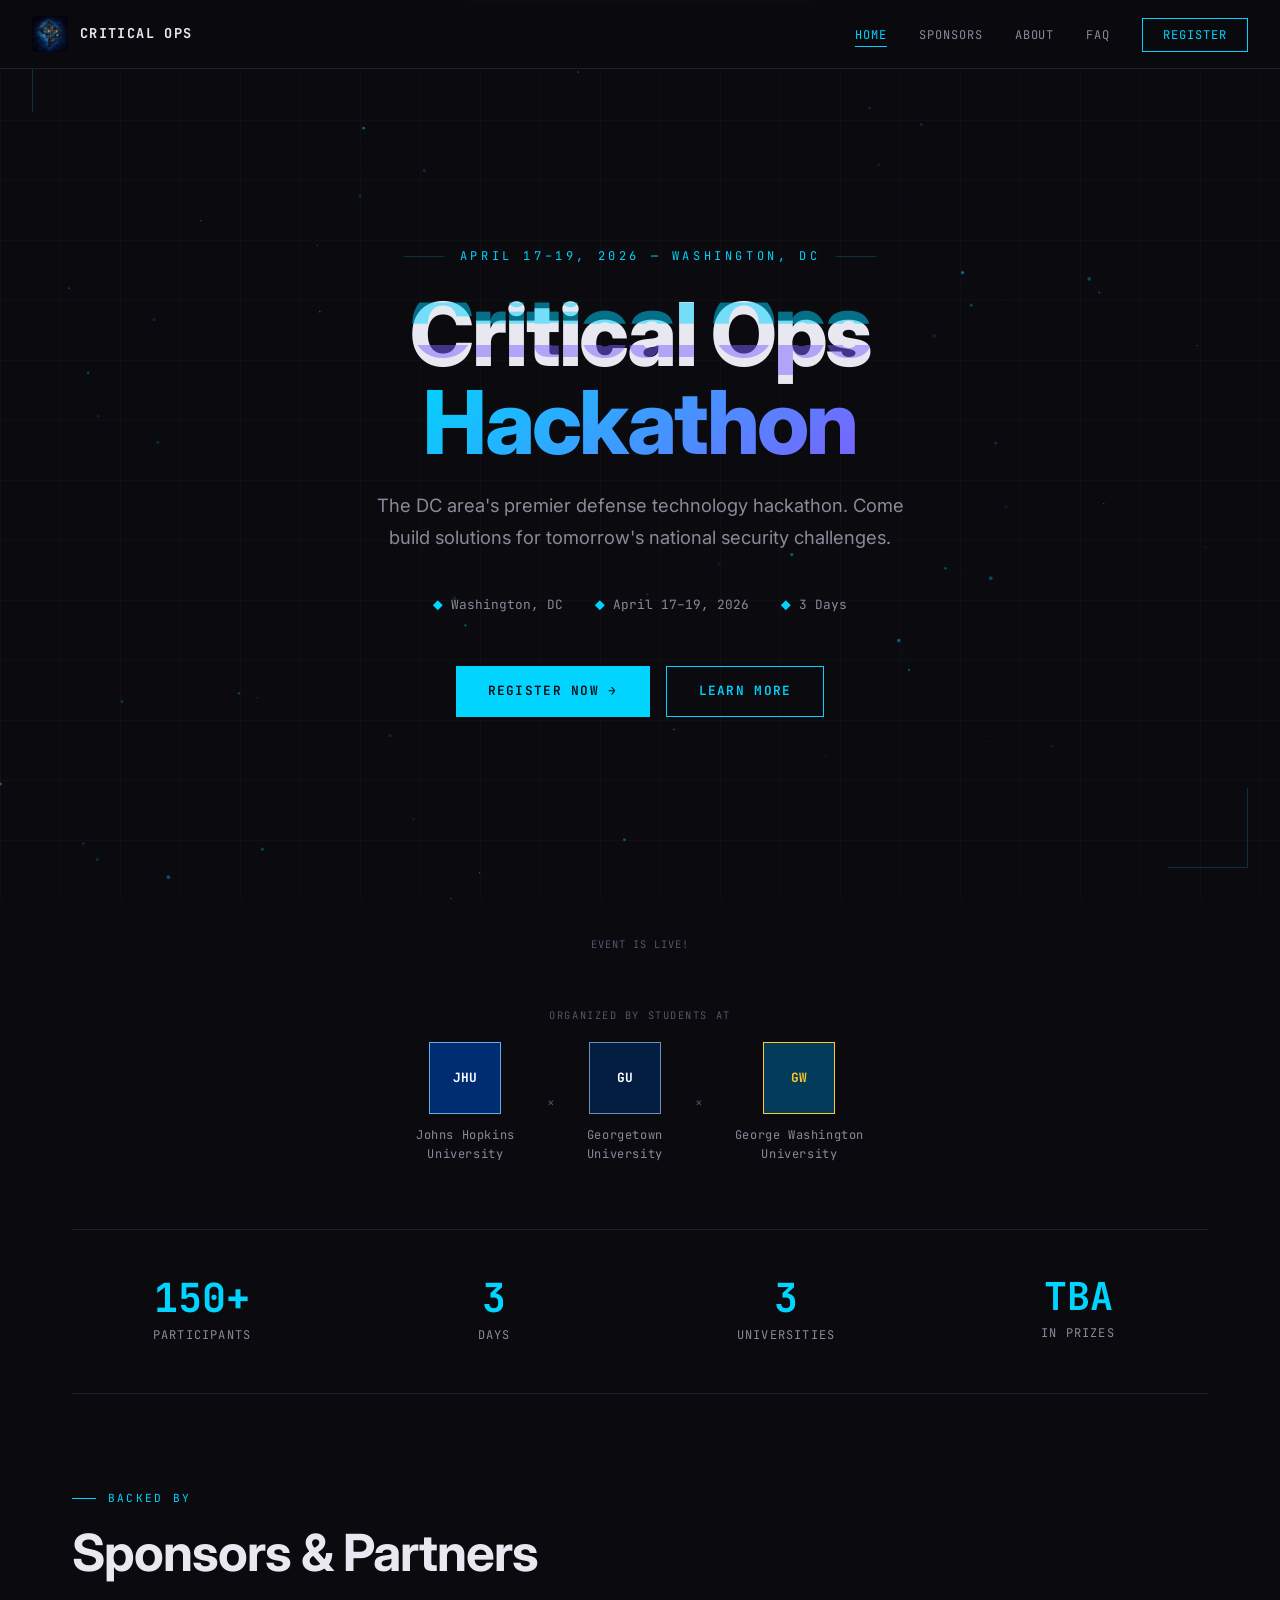
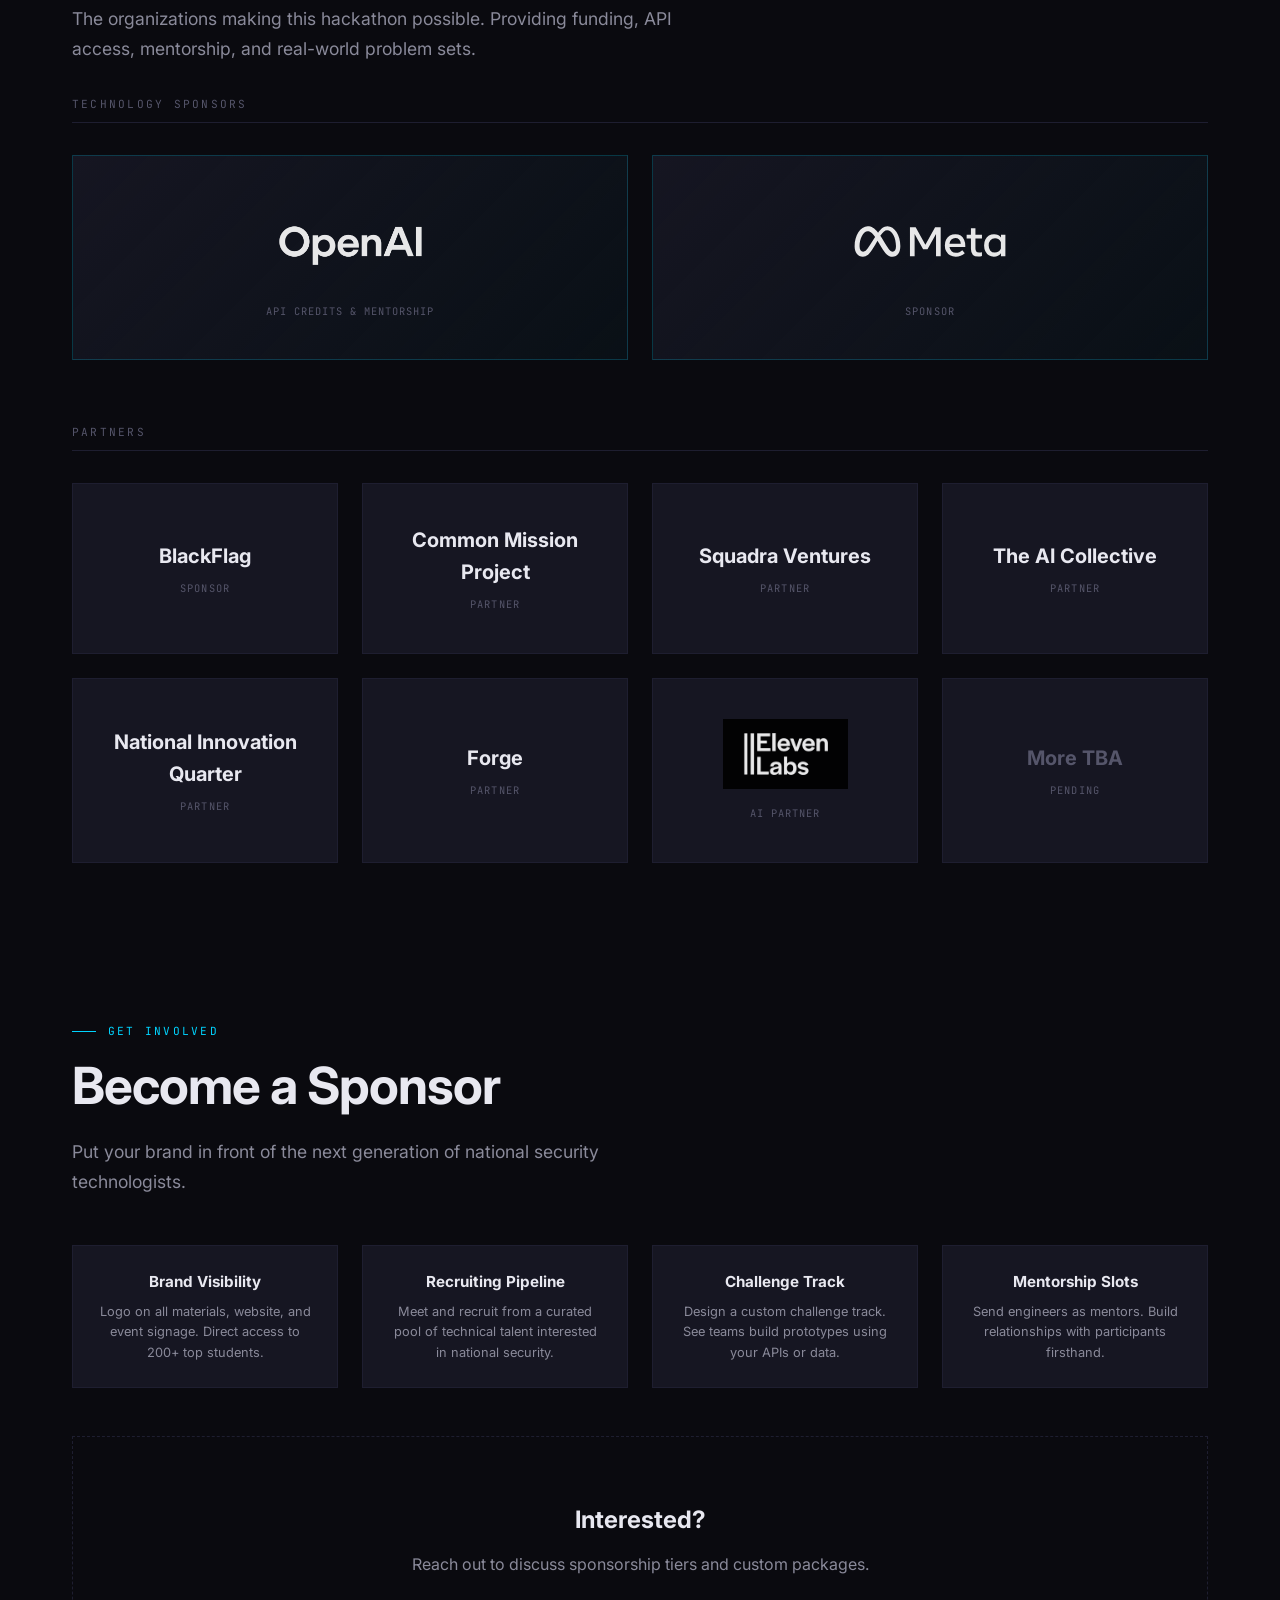
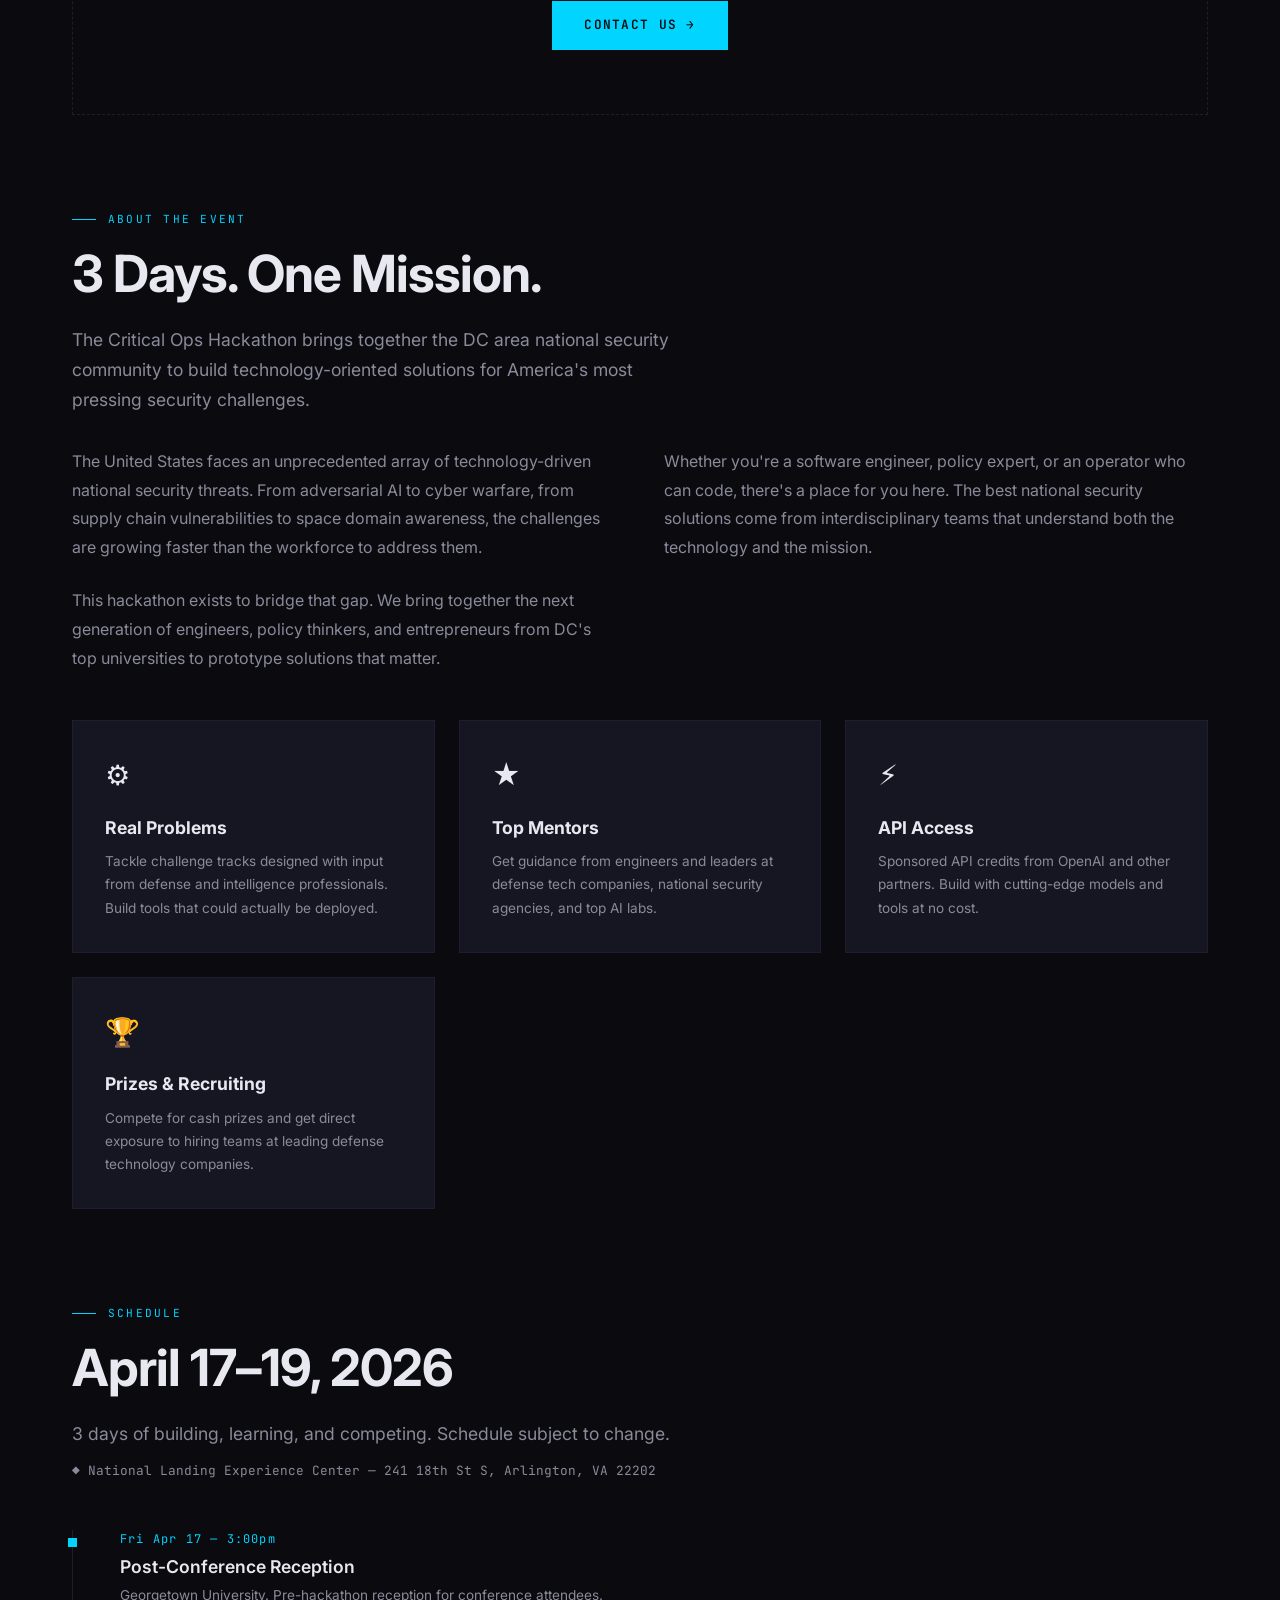
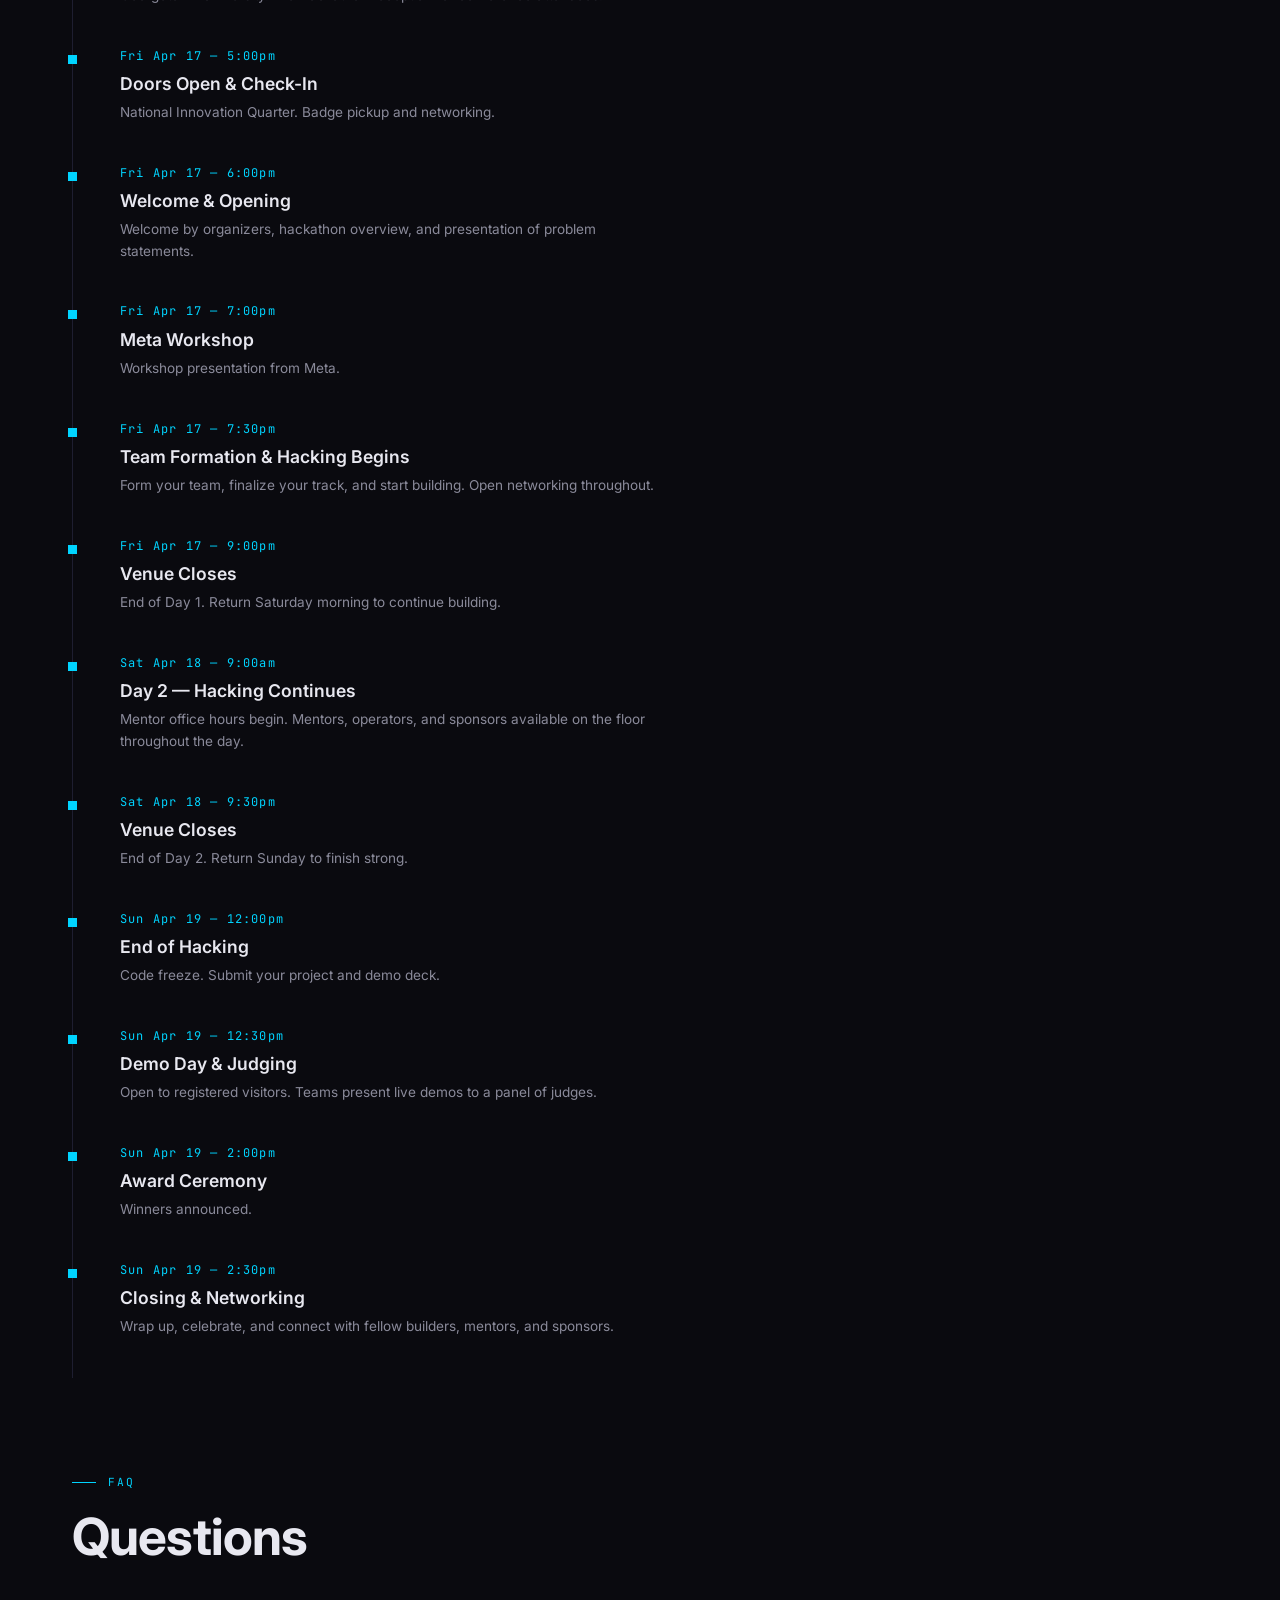
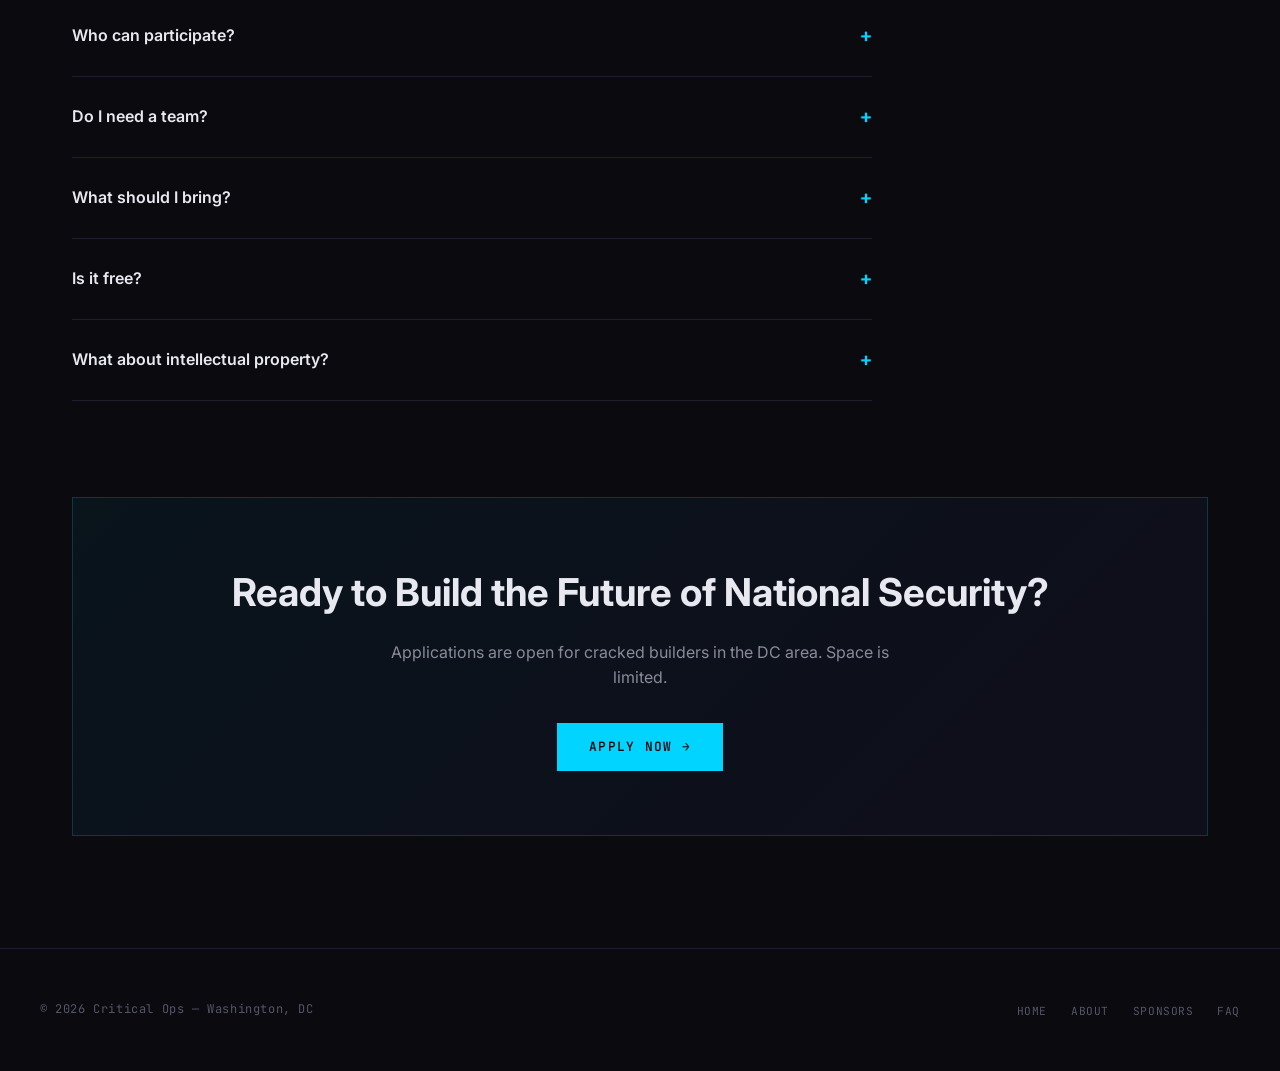
<file: index.html>
<!DOCTYPE html>
<html lang="en">

<head>
  <meta charset="UTF-8">
  <meta name="viewport" content="width=device-width, initial-scale=1.0">
  <title>Critical Ops | DC National Security Hackathon 2026</title>
  <meta name="description"
    content="The DC area's premier defense technology hackathon. April 17–19, 2026. Washington, DC.">
  <link rel="preconnect" href="https://fonts.googleapis.com">
  <link
    href="https://fonts.googleapis.com/css2?family=Inter:wght@400;500;600;700;800&family=JetBrains+Mono:wght@400;500;700&display=swap"
    rel="stylesheet">
  <link rel="stylesheet" href="css/style.css">
  <link rel="icon" href="favicon.ico" type="image/x-icon">
  <style>
    /* ── Countdown ── */
    .countdown-wrapper {
      display: flex;
      justify-content: center;
      gap: 0;
      margin: 2rem 0 3rem;
      font-family: var(--font-mono);
    }

    .countdown-unit {
      text-align: center;
    }

    .countdown-value {
      display: block;
      font-size: clamp(2rem, 5vw, 3.5rem);
      font-weight: 700;
      color: var(--accent);
      line-height: 1;
    }

    .countdown-label {
      font-size: 0.65rem;
      color: var(--text-muted);
      text-transform: uppercase;
      letter-spacing: 0.1em;
      margin-top: 0.25rem;
      display: block;
    }

    .countdown-sep {
      font-size: 2rem;
      color: var(--text-muted);
      padding: 0 0.75rem;
      line-height: 1;
    }

    /* ── Why grid ── */
    .why-grid {
      display: grid;
      grid-template-columns: repeat(auto-fit, minmax(280px, 1fr));
      gap: 1.5rem;
      margin-top: 2rem;
    }

    .why-card .why-icon {
      font-size: 1.75rem;
      margin-bottom: 1rem;
    }

    .why-card h3 {
      font-size: 1.1rem;
      margin-bottom: 0.5rem;
    }

    .why-card p {
      font-size: 0.85rem;
      color: var(--text-secondary);
      line-height: 1.7;
    }

    /* ── Sponsor logos ── */
    .sponsor-logo {
      width: auto;
      height: 70px;
      object-fit: contain;
      margin-bottom: 1rem;
      opacity: 0.9;
    }

    .title-sponsor .sponsor-logo {
      height: 91px;
    }

    /* ── Sponsors page styles ── */
    .sponsor-cta-section {
      text-align: center;
      padding: 4rem 2rem;
      border: 1px dashed var(--border);
      margin-top: 2rem;
    }

    .sponsor-cta-section h3 {
      font-size: 1.5rem;
      margin-bottom: 0.75rem;
    }

    .sponsor-cta-section p {
      color: var(--text-secondary);
      margin-bottom: 1.5rem;
      max-width: 500px;
      margin-left: auto;
      margin-right: auto;
    }

    .sponsor-perks {
      display: grid;
      grid-template-columns: repeat(auto-fit, minmax(220px, 1fr));
      gap: 1.5rem;
      margin-top: 3rem;
    }

    .perk-card {
      background: var(--bg-card);
      border: 1px solid var(--border);
      padding: 1.5rem;
      text-align: center;
    }

    .perk-card h4 {
      font-size: 0.95rem;
      margin-bottom: 0.5rem;
    }

    .perk-card p {
      font-size: 0.8rem;
      color: var(--text-secondary);
      line-height: 1.6;
    }
  </style>
</head>

<body>

  <!-- Loader -->
  <div class="page-loader">
    <div class="loader-bar"></div>
  </div>

  <!-- Background effects -->
  <canvas id="particles-canvas"></canvas>
  <div class="grid-bg"></div>
  <div class="scan-line"></div>

  <!-- Navigation -->
  <nav class="nav">
    <a href="#" class="nav-logo">
      <img src="logo.png" alt="Critical Ops" class="nav-logo-img">
      <span>Critical Ops</span>
    </a>
    <div class="nav-toggle">
      <span></span><span></span><span></span>
    </div>
    <ul class="nav-links">
      <li><a href="#" class="active">Home</a></li>
      <li><a href="#sponsors">Sponsors</a></li>
      <li><a href="#about">About</a></li>
      <li><a href="#faq">FAQ</a></li>
      <li><a href="https://luma.com/lrdbe2s6" target="_blank" class="nav-cta">Register</a></li>
    </ul>
  </nav>

  <!-- ═══════════════════════════════════════════════════
     HERO
════════════════════════════════════════════════════ -->
  <header class="hero">
    <div class="corner-frame"></div>
    <div class="hero-overline">April 17&ndash;19, 2026 &mdash; Washington, DC</div>
    <h1 class="hero-title">
      <span class="glitch" data-text="Critical Ops">Critical Ops</span><br>
      <span class="highlight">Hackathon</span>
    </h1>
    <p class="hero-sub">
      The DC area's premier defense technology hackathon.
      Come build solutions for tomorrow's national security challenges.
    </p>
    <div class="hero-meta">
      <div class="hero-meta-item">
        <span class="icon">&#9670;</span> Washington, DC
      </div>
      <div class="hero-meta-item">
        <span class="icon">&#9670;</span> April 17&ndash;19, 2026
      </div>
      <div class="hero-meta-item">
        <span class="icon">&#9670;</span> 3 Days
      </div>
    </div>
    <div class="hero-actions">
      <a href="https://luma.com/lrdbe2s6" target="_blank" class="btn btn-primary">Register Now &#8594;</a>
      <a href="#about" class="btn btn-outline">Learn More</a>
    </div>
  </header>

  <!-- ═══════════════════════════════════════════════════
     COUNTDOWN + STATS
════════════════════════════════════════════════════ -->
  <section class="section" style="padding-top: 0;">
    <div class="countdown-wrapper reveal" id="countdown">
      <!-- Populated by JS -->
    </div>

    <!-- University row -->
    <div class="reveal" style="text-align: center; margin-bottom: 1rem;">
      <span
        style="font-family: var(--font-mono); font-size: 0.65rem; color: var(--text-muted); text-transform: uppercase; letter-spacing: 0.15em;">Organized
        by students at</span>
    </div>
    <div class="university-row reveal" style="margin-bottom: 4rem;">
      <div class="uni-badge">
        <div class="uni-shield" style="background:#002D72; border-color:#68ACE5; color:#fff;">JHU</div>
        <span class="uni-name">Johns Hopkins<br>University</span>
      </div>
      <div style="font-family: var(--font-mono); color: var(--text-muted); font-size: 0.8rem;">&times;</div>
      <div class="uni-badge">
        <div class="uni-shield" style="background:#041E42; border-color:#6E8DBF; color:#fff;">GU</div>
        <span class="uni-name">Georgetown<br>University</span>
      </div>
      <div style="font-family: var(--font-mono); color: var(--text-muted); font-size: 0.8rem;">&times;</div>
      <div class="uni-badge">
        <div class="uni-shield" style="background:#033C5A; border-color:#FFC72C; color:#FFC72C;">GW</div>
        <span class="uni-name">George Washington<br>University</span>
      </div>
    </div>

    <!-- Stats -->
    <div class="stats-row reveal">
      <div class="stat">
        <div class="stat-value" data-count="150" data-suffix="+">0</div>
        <div class="stat-label">Participants</div>
      </div>
      <div class="stat">
        <div class="stat-value" data-count="3">0</div>
        <div class="stat-label">Days</div>
      </div>
      <div class="stat">
        <div class="stat-value" data-count="3">0</div>
        <div class="stat-label">Universities</div>
      </div>
      <div class="stat">
        <div class="stat-value" style="font-size: clamp(1.5rem, 3vw, 2.5rem);">TBA</div>
        <div class="stat-label">In Prizes</div>
      </div>
    </div>
  </section>

  <!-- ═══════════════════════════════════════════════════
     SPONSORS  (right below countdown)
════════════════════════════════════════════════════ -->
  <div id="sponsors">

    <section class="section">
      <div class="reveal">
        <span class="section-label">Backed By</span>
        <h2 class="section-title">Sponsors &amp; <span class="highlight">Partners</span></h2>
        <p class="section-subtitle">
          The organizations making this hackathon possible. Providing funding,
          API access, mentorship, and real-world problem sets.
        </p>
      </div>

      <!-- Technology Sponsors -->
      <div class="sponsor-tier reveal" style="margin-top: 2rem;">
        <div class="sponsor-tier-label">Technology Sponsors</div>
        <div class="sponsor-grid tier-partner stagger-children">
          <div class="sponsor-card title-sponsor">
            <img src="logos/OpenAI-white-wordmark.png" alt="OpenAI" class="sponsor-logo">
            <div class="sponsor-type">API Credits &amp; Mentorship</div>
          </div>
          <div class="sponsor-card title-sponsor">
            <img src="logos/Meta_Lockup_MonoWhite_RGB.svg" alt="Meta" class="sponsor-logo">
            <div class="sponsor-type">Sponsor</div>
          </div>
        </div>
      </div>

      <!-- Partners -->
      <div class="sponsor-tier reveal">
        <div class="sponsor-tier-label">Partners</div>
        <div class="sponsor-grid tier-partner stagger-children">
          <div class="sponsor-card">
            <div class="sponsor-name">BlackFlag</div>
            <div class="sponsor-type">Sponsor</div>
          </div>
          <div class="sponsor-card">
            <div class="sponsor-name">Common Mission Project</div>
            <div class="sponsor-type">Partner</div>
          </div>
          <div class="sponsor-card">
            <div class="sponsor-name">Squadra Ventures</div>
            <div class="sponsor-type">Partner</div>
          </div>
          <div class="sponsor-card">
            <div class="sponsor-name">The AI Collective</div>
            <div class="sponsor-type">Partner</div>
          </div>
          <div class="sponsor-card">
            <div class="sponsor-name">National Innovation Quarter</div>
            <div class="sponsor-type">Partner</div>
          </div>
          <div class="sponsor-card">
            <div class="sponsor-name">Forge</div>
            <div class="sponsor-type">Partner</div>
          </div>
          <div class="sponsor-card">
            <img src="logos/11labs.png" alt="ElevenLabs" class="sponsor-logo">
            <div class="sponsor-type">AI Partner</div>
          </div>
          <div class="sponsor-card">
            <div class="sponsor-name" style="color: var(--text-muted);">More TBA</div>
            <div class="sponsor-type">Pending</div>
          </div>
        </div>
      </div>
    </section>

    <!-- Become a Sponsor -->
    <section class="section">
      <div class="reveal">
        <span class="section-label">Get Involved</span>
        <h2 class="section-title">Become a Sponsor</h2>
        <p class="section-subtitle">
          Put your brand in front of the next generation of national security technologists.
        </p>
      </div>
      <div class="sponsor-perks stagger-children">
        <div class="perk-card">
          <h4>Brand Visibility</h4>
          <p>Logo on all materials, website, and event signage. Direct access to 200+ top students.</p>
        </div>
        <div class="perk-card">
          <h4>Recruiting Pipeline</h4>
          <p>Meet and recruit from a curated pool of technical talent interested in national security.</p>
        </div>
        <div class="perk-card">
          <h4>Challenge Track</h4>
          <p>Design a custom challenge track. See teams build prototypes using your APIs or data.</p>
        </div>
        <div class="perk-card">
          <h4>Mentorship Slots</h4>
          <p>Send engineers as mentors. Build relationships with participants firsthand.</p>
        </div>
      </div>
      <div class="sponsor-cta-section reveal" style="margin-top: 3rem;">
        <h3>Interested?</h3>
        <p>Reach out to discuss sponsorship tiers and custom packages.</p>
        <a href="mailto:sk2426@georgetown.edu" class="btn btn-primary">Contact Us &#8594;</a>
      </div>
    </section>

  </div><!-- /#sponsors -->

  <!-- ═══════════════════════════════════════════════════
     ABOUT
════════════════════════════════════════════════════ -->
  <div id="about">

    <!-- About + Why Compete (merged) -->
    <section class="section">
      <div class="reveal">
        <span class="section-label">About the Event</span>
        <h2 class="section-title">3 Days. <span class="highlight">One Mission.</span></h2>
        <p class="section-subtitle">
          The Critical Ops Hackathon brings together the DC area national security community
          to build technology-oriented solutions for America's most pressing security challenges.
        </p>
      </div>
      <div style="display: grid; grid-template-columns: 1fr 1fr; gap: 3rem; margin-top: 2rem;" class="reveal">
        <div>
          <p style="color: var(--text-secondary); line-height: 1.8; margin-bottom: 1.5rem;">
            The United States faces an unprecedented array of technology-driven national
            security threats. From adversarial AI to cyber warfare, from supply chain
            vulnerabilities to space domain awareness, the challenges are growing
            faster than the workforce to address them.
          </p>
          <p style="color: var(--text-secondary); line-height: 1.8;">
            This hackathon exists to bridge that gap. We bring together the next generation
            of engineers, policy thinkers, and entrepreneurs from DC's top universities
            to prototype solutions that matter.
          </p>
        </div>
        <div>
          <p style="color: var(--text-secondary); line-height: 1.8;">
            Whether you're a software engineer, policy expert, or an operator who can code,
            there's a place for you here. The best national security solutions come
            from interdisciplinary teams that understand both the technology and the mission.
          </p>
        </div>
      </div>
      <div class="why-grid stagger-children" style="margin-top: 3rem;">
        <div class="card why-card">
          <div class="why-icon">&#9881;</div>
          <h3>Real Problems</h3>
          <p>Tackle challenge tracks designed with input from defense and intelligence professionals. Build tools that
            could actually be deployed.</p>
        </div>
        <div class="card why-card">
          <div class="why-icon">&#9733;</div>
          <h3>Top Mentors</h3>
          <p>Get guidance from engineers and leaders at defense tech companies, national security agencies, and top AI
            labs.</p>
        </div>
        <div class="card why-card">
          <div class="why-icon">&#9889;</div>
          <h3>API Access</h3>
          <p>Sponsored API credits from OpenAI and other partners. Build with cutting-edge models and tools at no cost.
          </p>
        </div>
        <div class="card why-card">
          <div class="why-icon">&#127942;</div>
          <h3>Prizes &amp; Recruiting</h3>
          <p>Compete for cash prizes and get direct exposure to hiring teams at leading defense technology companies.
          </p>
        </div>
      </div>
    </section>

    <!-- Schedule -->
    <section class="section">
      <div class="reveal">
        <span class="section-label">Schedule</span>
        <h2 class="section-title">April 17&ndash;19, 2026</h2>
        <p class="section-subtitle">3 days of building, learning, and competing. Schedule subject to change.</p>
        <p style="font-family: var(--font-mono); font-size: 0.8rem; color: var(--text-secondary); margin-top: 0.75rem;">&#9670; National Landing Experience Center &mdash; 241 18th St S, Arlington, VA 22202</p>
      </div>
      <div class="timeline reveal" style="margin-top: 3rem; max-width: 600px;">

        <div class="timeline-item">
          <div class="timeline-time">Fri Apr 17 &mdash; 3:00pm</div>
          <div class="timeline-title">Post-Conference Reception</div>
          <div class="timeline-desc">Georgetown University. Pre-hackathon reception for conference attendees.</div>
        </div>
        <div class="timeline-item">
          <div class="timeline-time">Fri Apr 17 &mdash; 5:00pm</div>
          <div class="timeline-title">Doors Open &amp; Check-In</div>
          <div class="timeline-desc">National Innovation Quarter. Badge pickup and networking.</div>
        </div>
        <div class="timeline-item">
          <div class="timeline-time">Fri Apr 17 &mdash; 6:00pm</div>
          <div class="timeline-title">Welcome &amp; Opening</div>
          <div class="timeline-desc">Welcome by organizers, hackathon overview, and presentation of problem statements.</div>
        </div>
        <div class="timeline-item">
          <div class="timeline-time">Fri Apr 17 &mdash; 7:00pm</div>
          <div class="timeline-title">Meta Workshop</div>
          <div class="timeline-desc">Workshop presentation from Meta.</div>
        </div>
        <div class="timeline-item">
          <div class="timeline-time">Fri Apr 17 &mdash; 7:30pm</div>
          <div class="timeline-title">Team Formation &amp; Hacking Begins</div>
          <div class="timeline-desc">Form your team, finalize your track, and start building. Open networking throughout.</div>
        </div>
        <div class="timeline-item">
          <div class="timeline-time">Fri Apr 17 &mdash; 9:00pm</div>
          <div class="timeline-title">Venue Closes</div>
          <div class="timeline-desc">End of Day 1. Return Saturday morning to continue building.</div>
        </div>

        <div class="timeline-item">
          <div class="timeline-time">Sat Apr 18 &mdash; 9:00am</div>
          <div class="timeline-title">Day 2 &mdash; Hacking Continues</div>
          <div class="timeline-desc">Mentor office hours begin. Mentors, operators, and sponsors available on the floor throughout the day.</div>
        </div>
        <div class="timeline-item">
          <div class="timeline-time">Sat Apr 18 &mdash; 9:30pm</div>
          <div class="timeline-title">Venue Closes</div>
          <div class="timeline-desc">End of Day 2. Return Sunday to finish strong.</div>
        </div>

        <div class="timeline-item">
          <div class="timeline-time">Sun Apr 19 &mdash; 12:00pm</div>
          <div class="timeline-title">End of Hacking</div>
          <div class="timeline-desc">Code freeze. Submit your project and demo deck.</div>
        </div>
        <div class="timeline-item">
          <div class="timeline-time">Sun Apr 19 &mdash; 12:30pm</div>
          <div class="timeline-title">Demo Day &amp; Judging</div>
          <div class="timeline-desc">Open to registered visitors. Teams present live demos to a panel of judges.</div>
        </div>
        <div class="timeline-item">
          <div class="timeline-time">Sun Apr 19 &mdash; 2:00pm</div>
          <div class="timeline-title">Award Ceremony</div>
          <div class="timeline-desc">Winners announced.</div>
        </div>
        <div class="timeline-item">
          <div class="timeline-time">Sun Apr 19 &mdash; 2:30pm</div>
          <div class="timeline-title">Closing &amp; Networking</div>
          <div class="timeline-desc">Wrap up, celebrate, and connect with fellow builders, mentors, and sponsors.</div>
        </div>

      </div>
    </section>

  </div><!-- /#about -->

  <!-- ═══════════════════════════════════════════════════
     FAQ
════════════════════════════════════════════════════ -->
  <section class="section" id="faq">
    <div class="reveal">
      <span class="section-label">FAQ</span>
      <h2 class="section-title">Questions</h2>
    </div>
    <div class="faq-list reveal" style="margin-top: 2rem;">
      <div class="faq-item">
        <div class="faq-question">Who can participate?</div>
        <div class="faq-answer">
          <p>The event is open to the broader DC area national security community &mdash; professionals, researchers,
            and students alike. We especially encourage participation from builders across the DC metro area. All
            backgrounds welcome: engineers, policy experts, operators, and domain specialists.</p>
        </div>
      </div>
      <div class="faq-item">
        <div class="faq-question">Do I need a team?</div>
        <div class="faq-answer">
          <p>You can register as an individual or with a team of up to 4. We'll have team formation activities at the
            start for individuals. Cross-university teams are encouraged.</p>
        </div>
      </div>
      <div class="faq-item">
        <div class="faq-question">What should I bring?</div>
        <div class="faq-answer">
          <p>Your laptop, charger, and any hardware you want to hack with. A government ID for check-in.</p>
        </div>
      </div>
      <div class="faq-item">
        <div class="faq-question">Is it free?</div>
        <div class="faq-answer">
          <p>Yes. Registration and API credits are free thanks to our sponsors.</p>
        </div>
      </div>
      <div class="faq-item">
        <div class="faq-question">What about intellectual property?</div>
        <div class="faq-answer">
          <p>You own everything you build. All projects will be open-sourced and posted publicly on GitHub at the end of
            the hackathon.</p>
        </div>
      </div>
    </div>
  </section>

  <!-- ═══════════════════════════════════════════════════
     CTA
════════════════════════════════════════════════════ -->
  <section class="section" id="register">
    <div class="cta-banner reveal">
      <h2>Ready to Build the Future of National Security?</h2>
      <p>Applications are open for cracked builders in the DC area. Space is limited.</p>
      <a href="https://luma.com/lrdbe2s6" target="_blank" class="btn btn-primary">Apply Now &#8594;</a>
    </div>
  </section>

  <!-- Footer -->
  <footer class="footer">
    <div class="footer-inner">
      <span class="footer-text">&copy; 2026 Critical Ops &mdash; Washington, DC</span>
      <ul class="footer-links">
        <li><a href="#">Home</a></li>
        <li><a href="#about">About</a></li>
        <li><a href="#sponsors">Sponsors</a></li>
        <li><a href="#faq">FAQ</a></li>
      </ul>
    </div>
  </footer>

  <script src="js/main.js"></script>
</body>

</html>
</file>
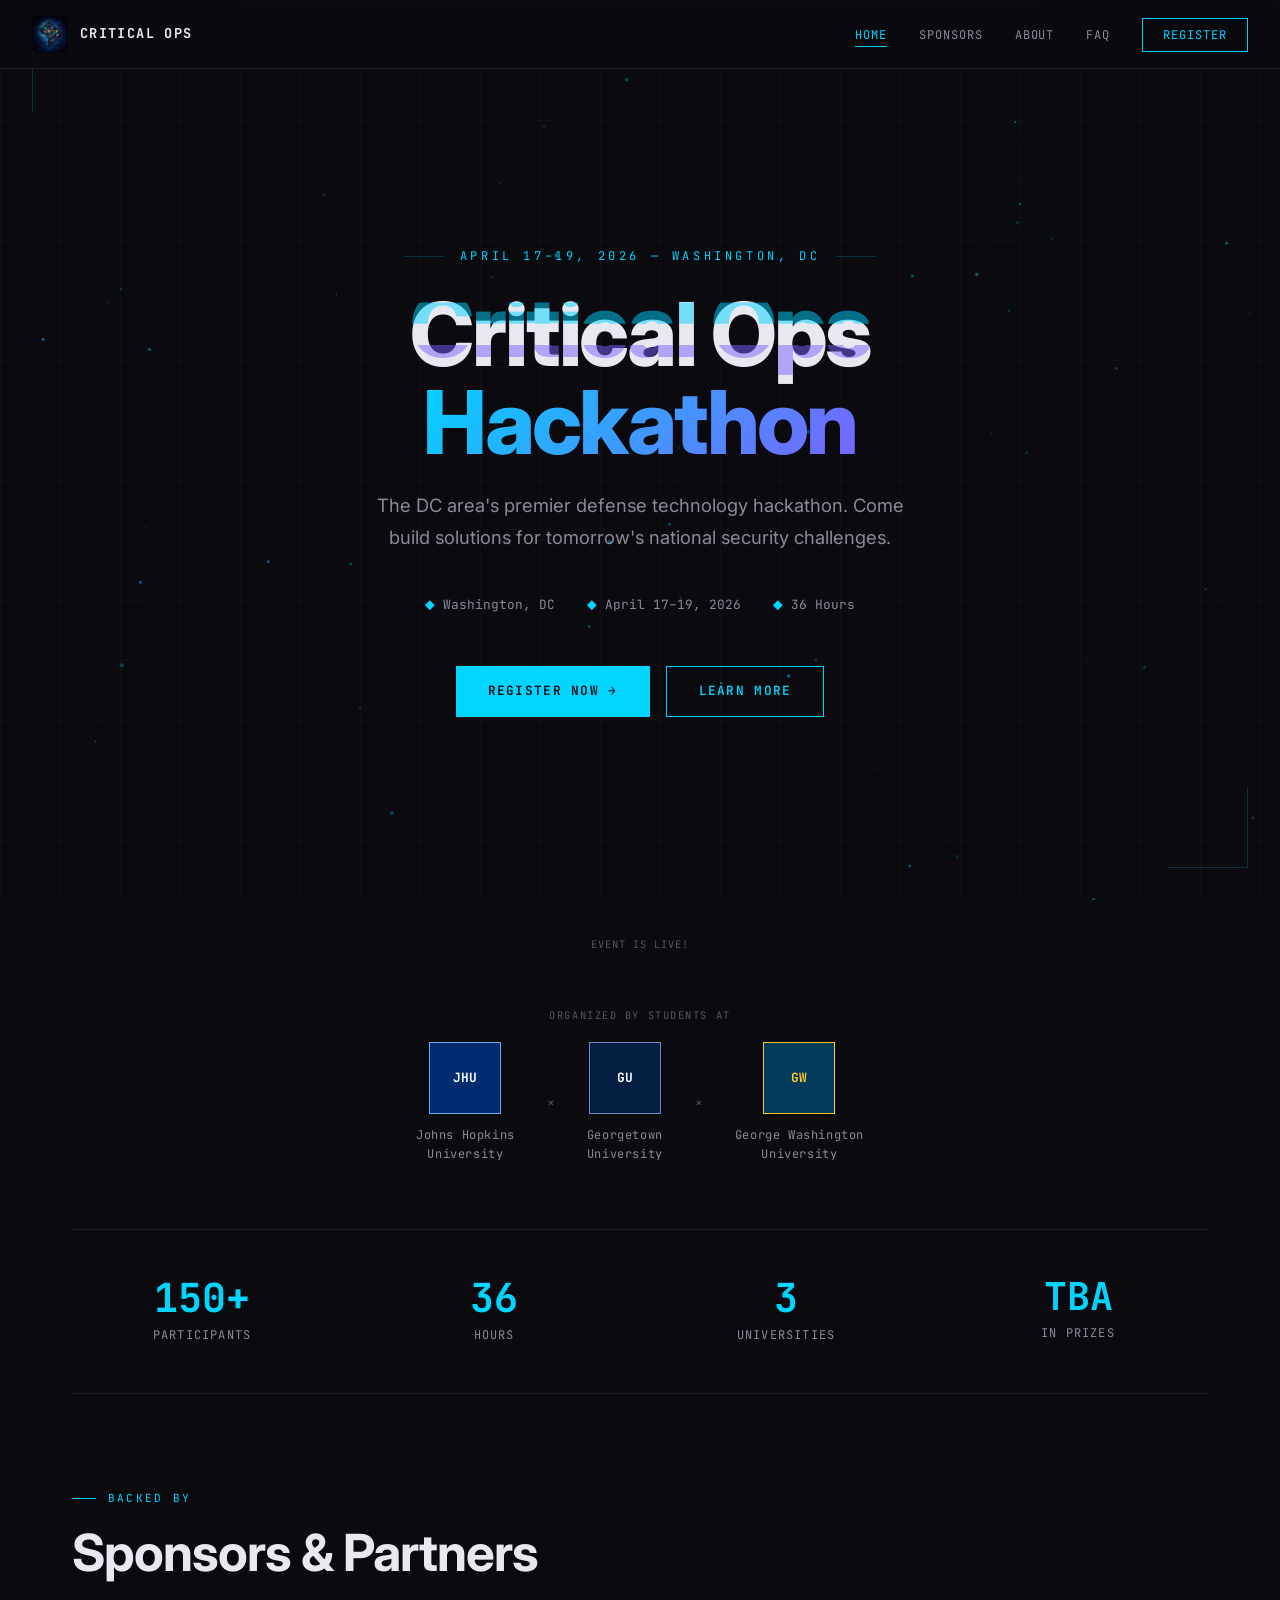
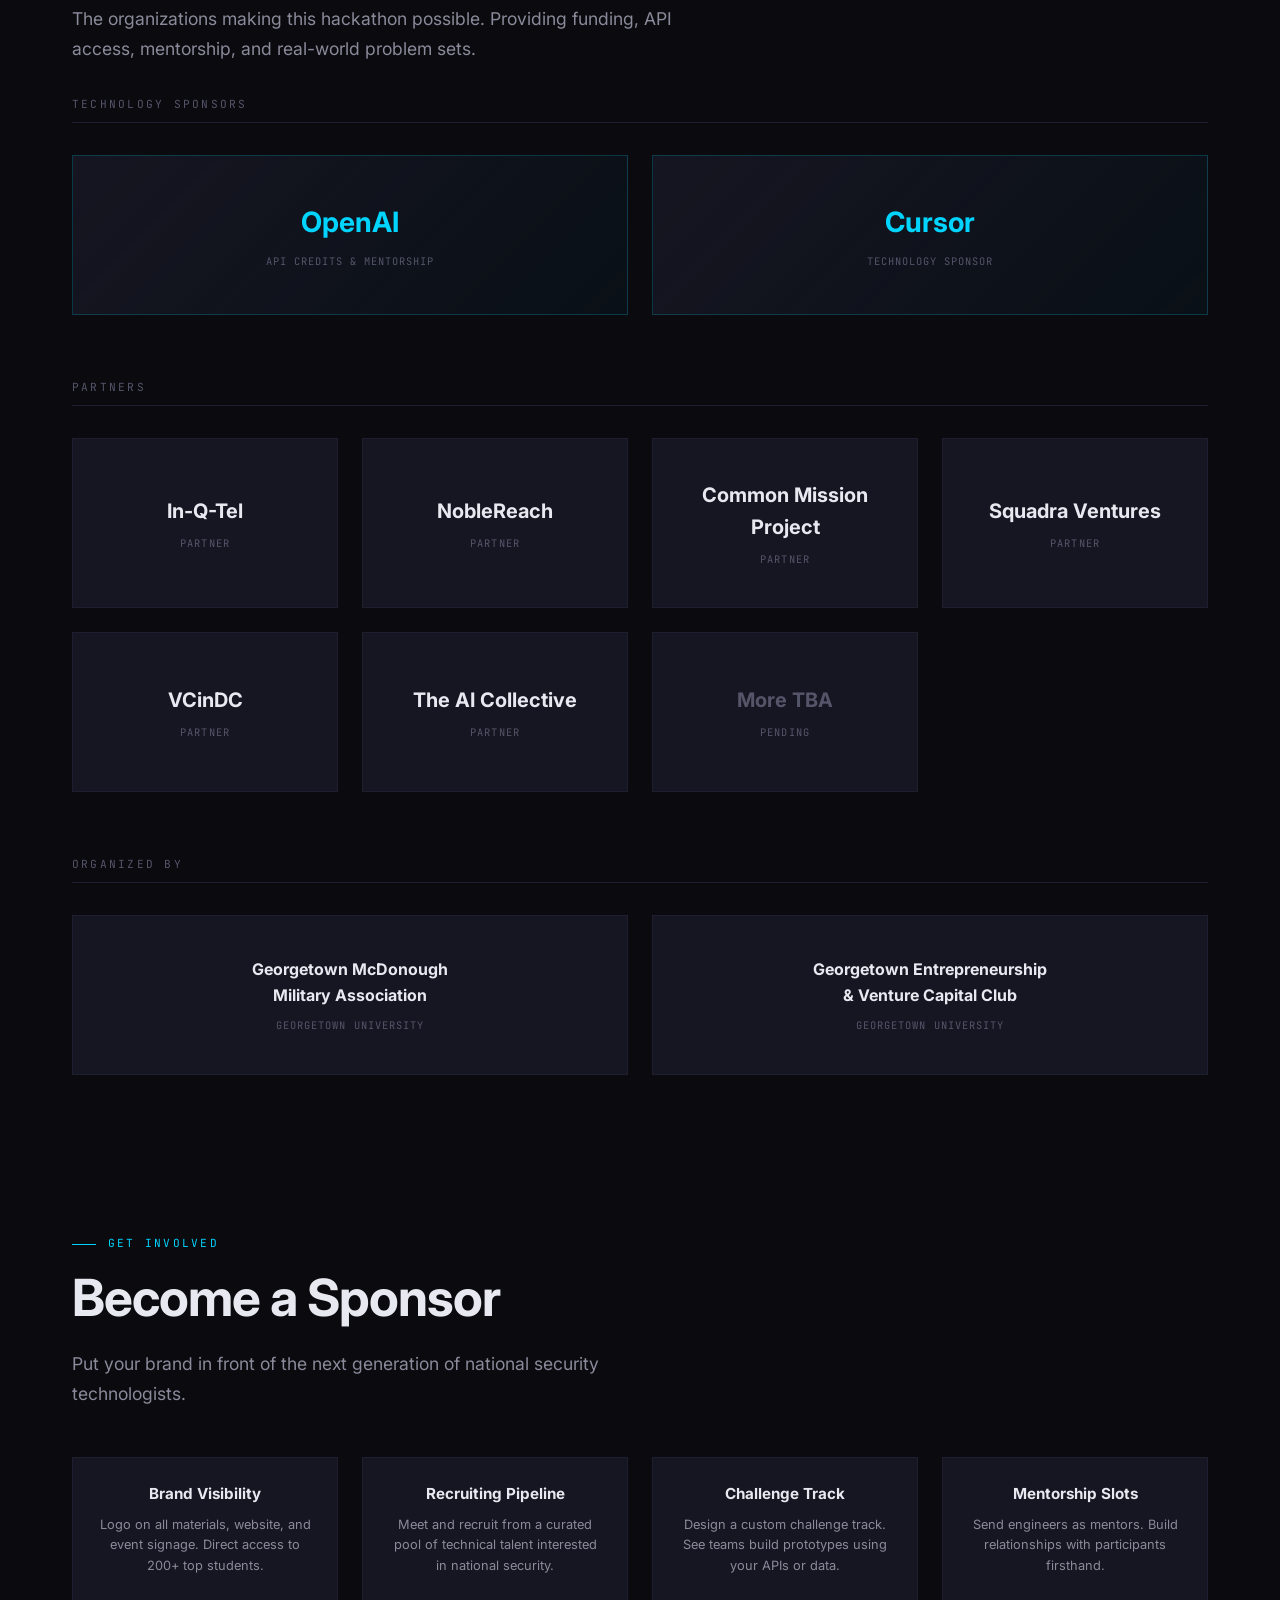
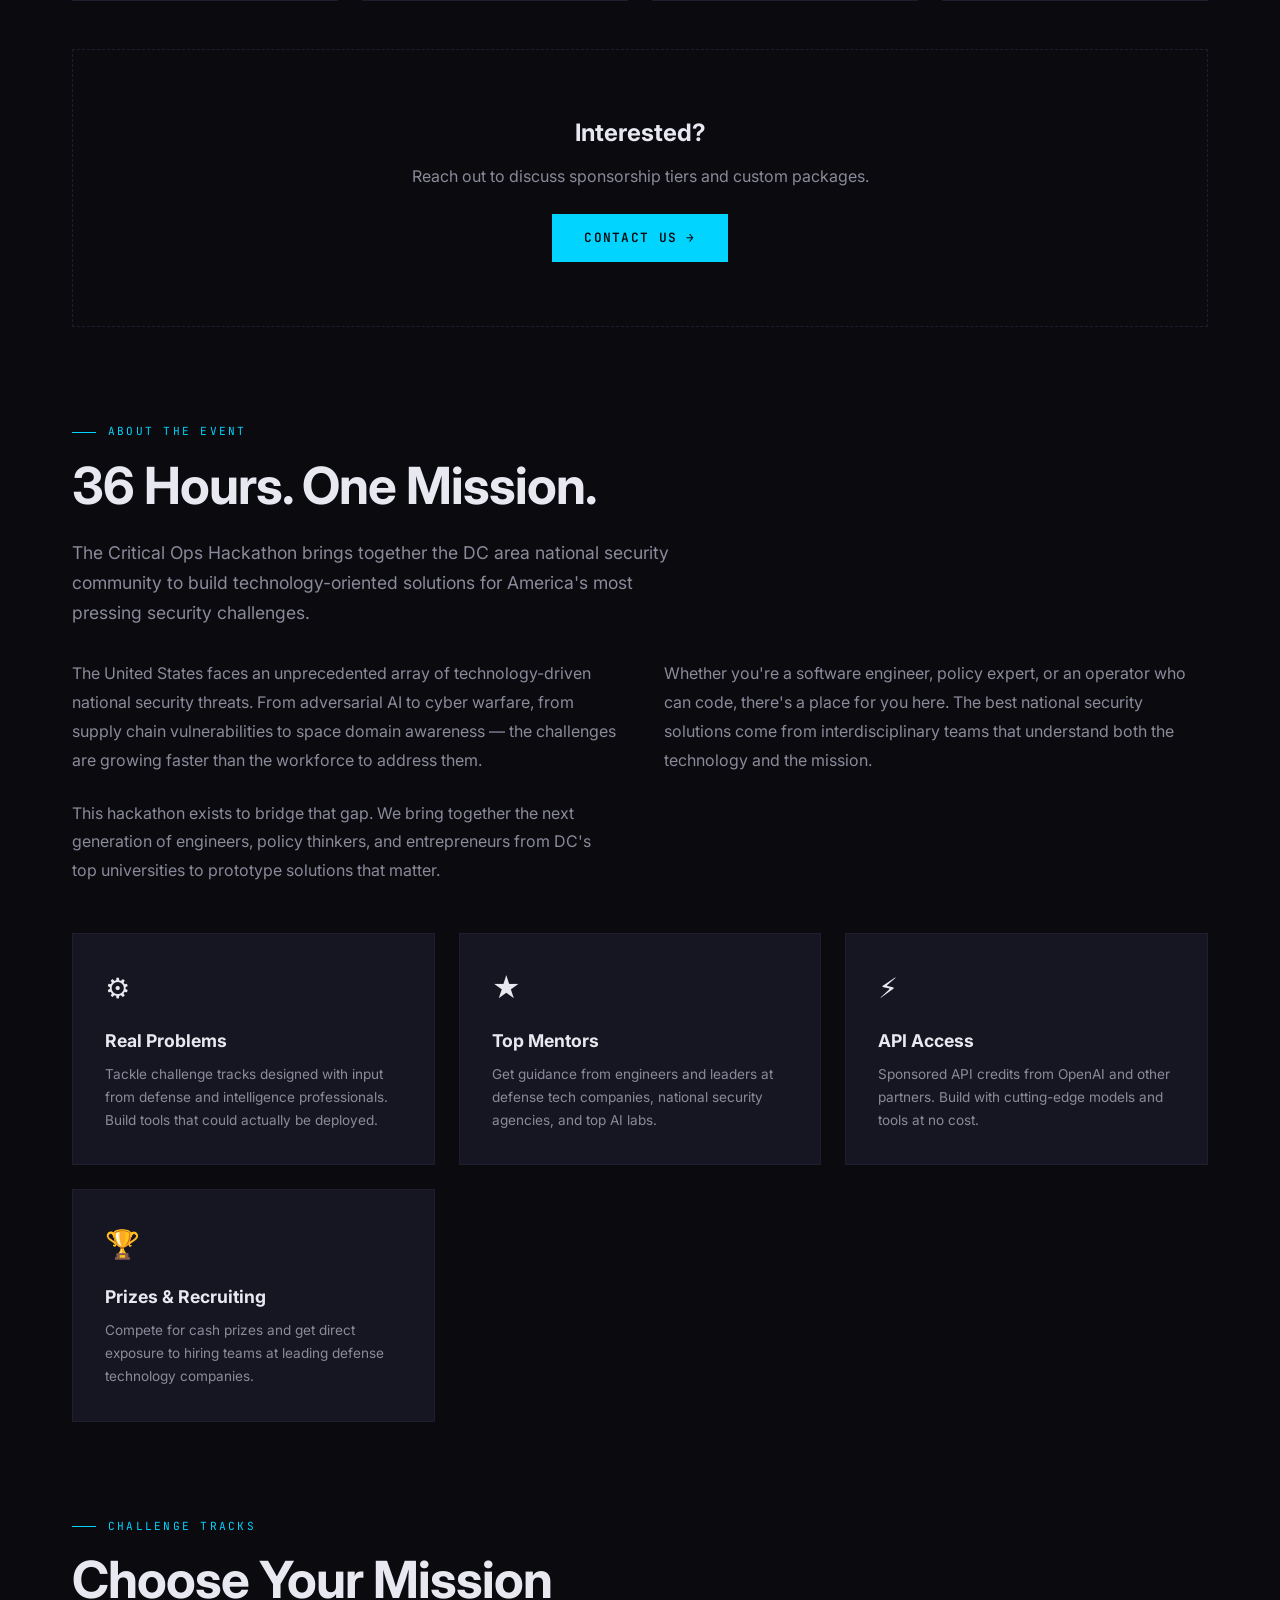
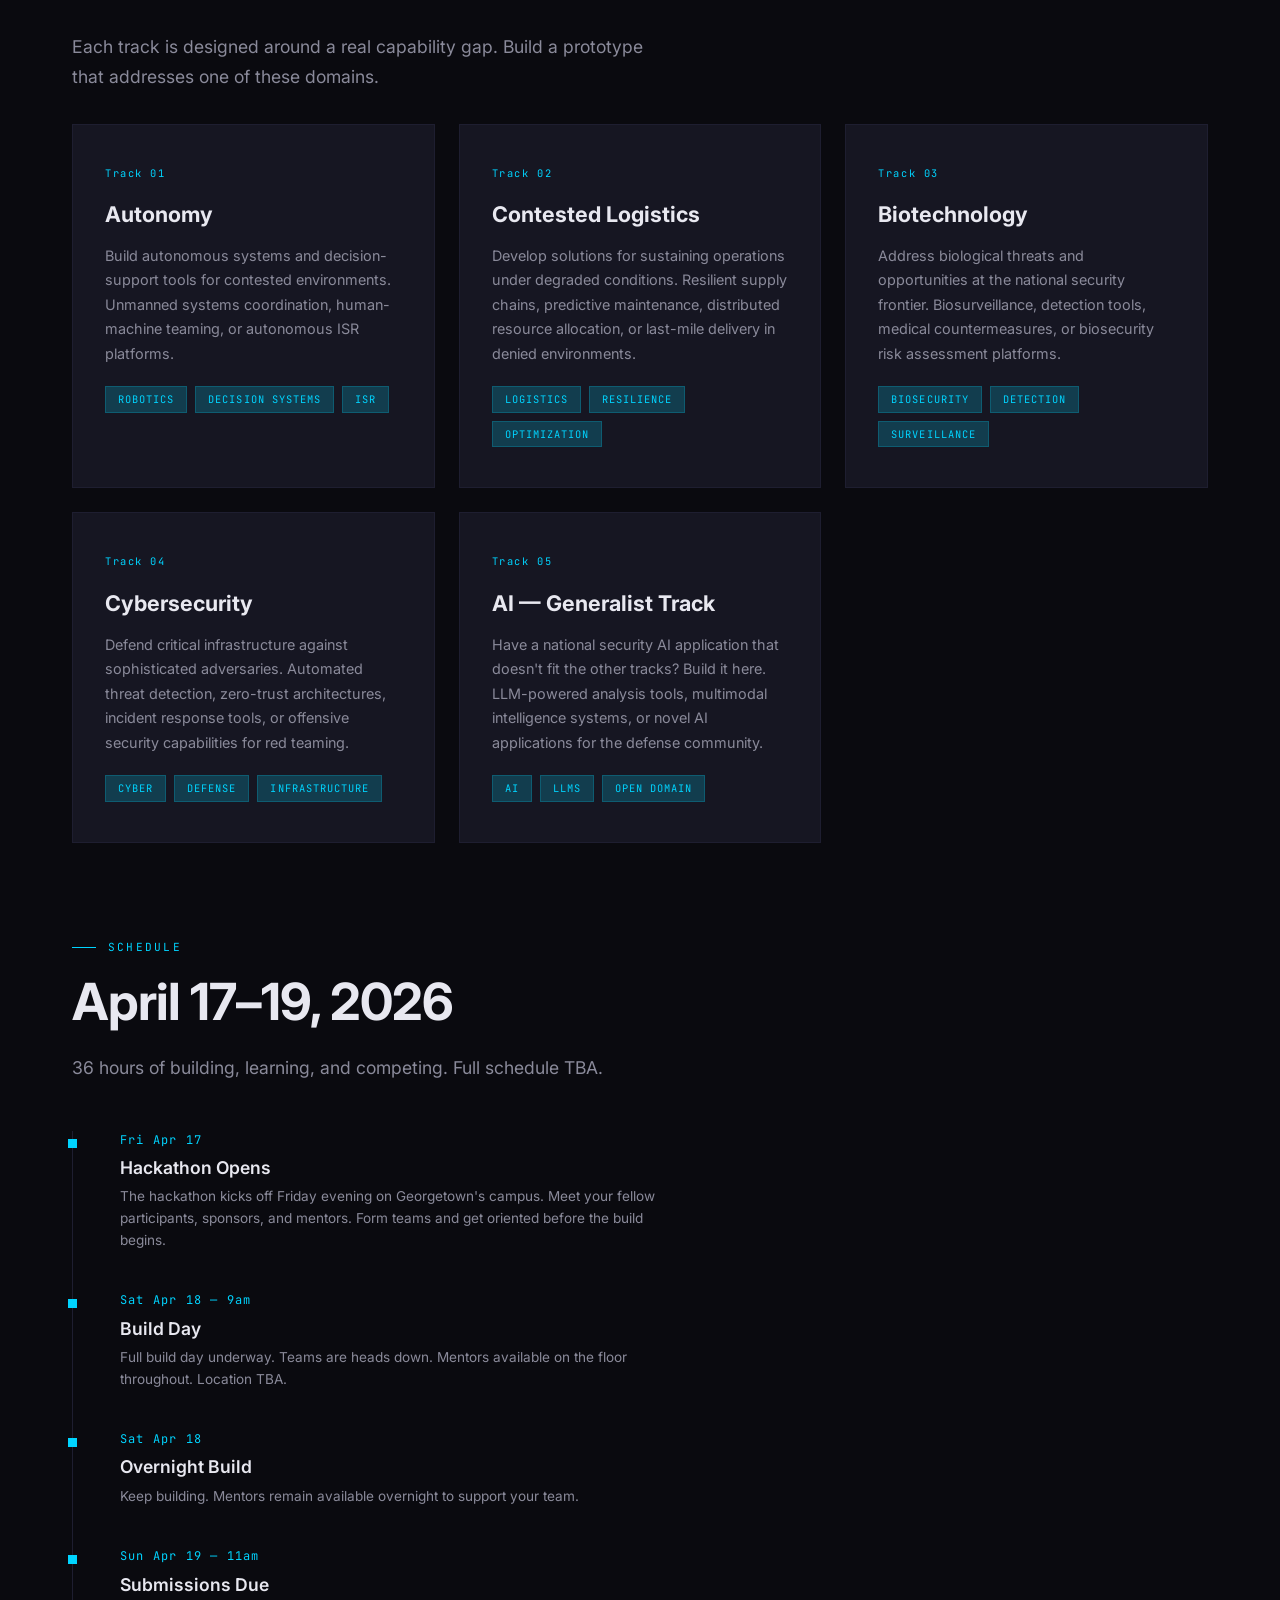
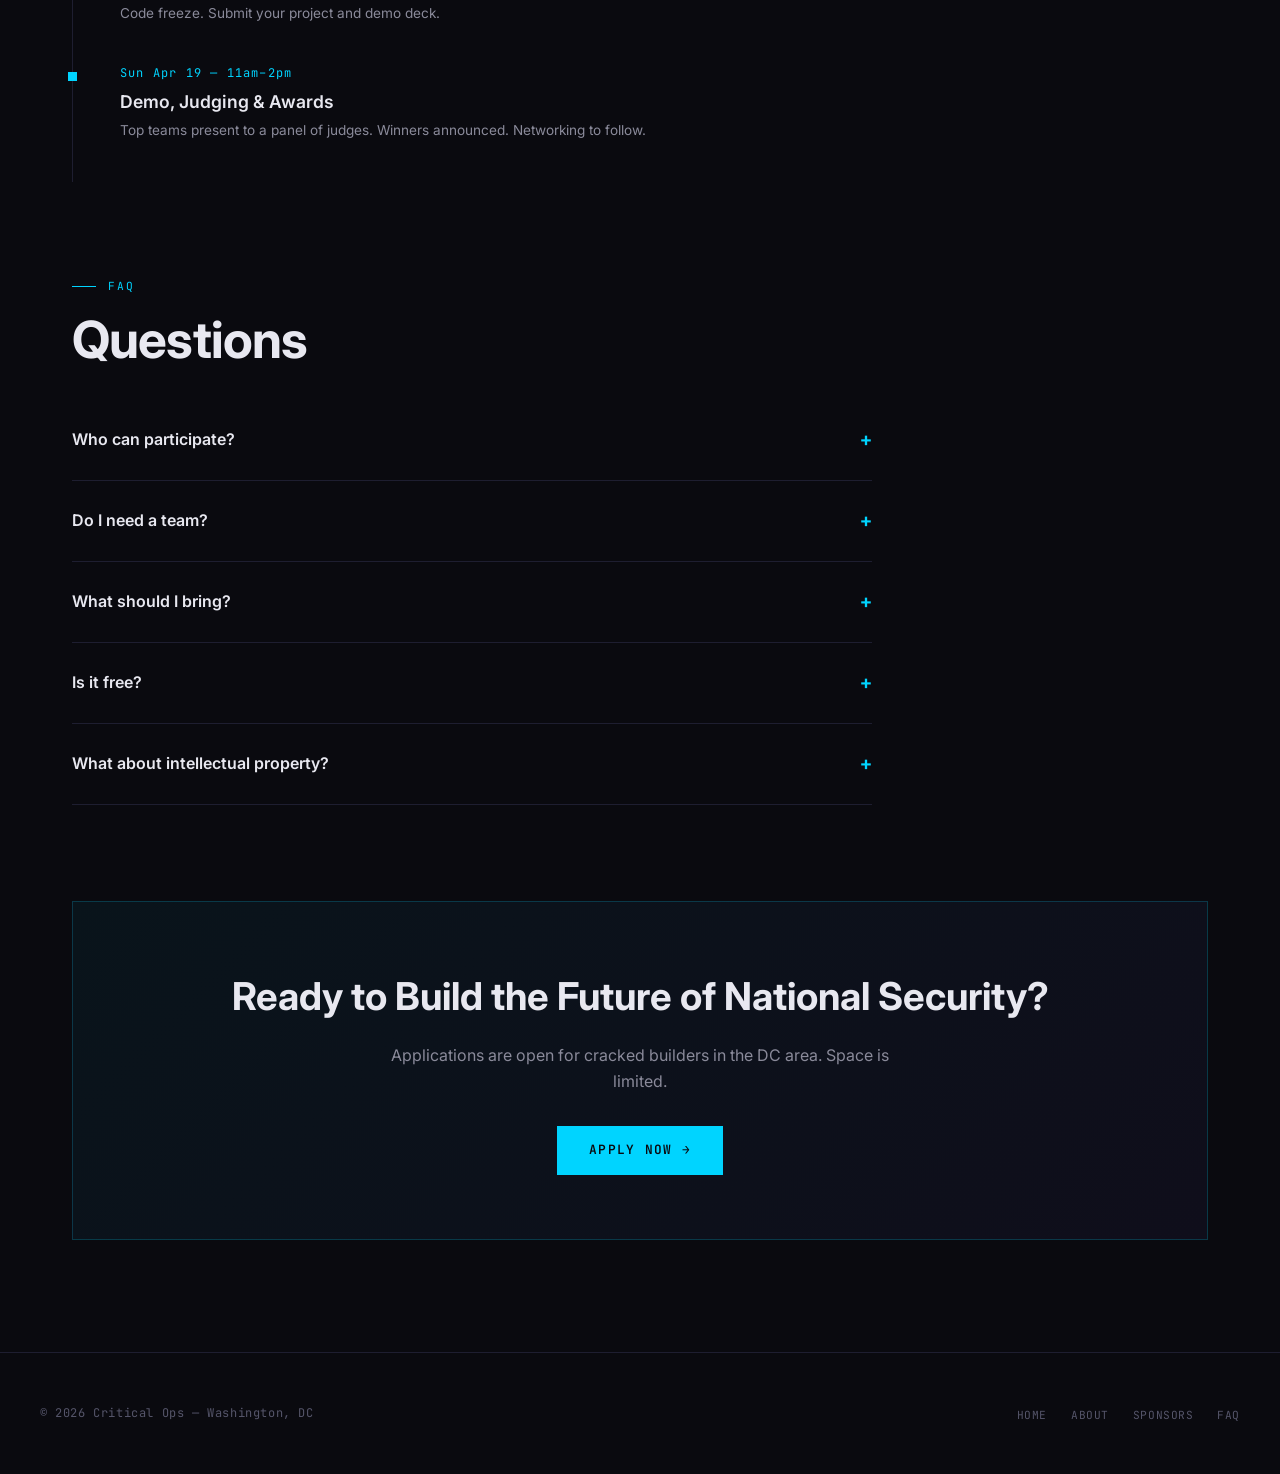
<file: draft 1/index.html>
<!DOCTYPE html>
<html lang="en">
<head>
  <meta charset="UTF-8">
  <meta name="viewport" content="width=device-width, initial-scale=1.0">
  <title>Critical Ops | DC National Security Hackathon 2026</title>
  <meta name="description" content="The DC area's premier defense technology hackathon. April 17–19, 2026. Washington, DC.">
  <link rel="preconnect" href="https://fonts.googleapis.com">
  <link href="https://fonts.googleapis.com/css2?family=Inter:wght@400;500;600;700;800&family=JetBrains+Mono:wght@400;500;700&display=swap" rel="stylesheet">
  <link rel="stylesheet" href="css/style.css">
  <style>
    /* ── Countdown ── */
    .countdown-wrapper {
      display: flex;
      justify-content: center;
      gap: 0;
      margin: 2rem 0 3rem;
      font-family: var(--font-mono);
    }
    .countdown-unit { text-align: center; }
    .countdown-value {
      display: block;
      font-size: clamp(2rem, 5vw, 3.5rem);
      font-weight: 700;
      color: var(--accent);
      line-height: 1;
    }
    .countdown-label {
      font-size: 0.65rem;
      color: var(--text-muted);
      text-transform: uppercase;
      letter-spacing: 0.1em;
      margin-top: 0.25rem;
      display: block;
    }
    .countdown-sep {
      font-size: 2rem;
      color: var(--text-muted);
      padding: 0 0.75rem;
      line-height: 1;
    }
    /* ── Why grid ── */
    .why-grid {
      display: grid;
      grid-template-columns: repeat(auto-fit, minmax(280px, 1fr));
      gap: 1.5rem;
      margin-top: 2rem;
    }
    .why-card .why-icon { font-size: 1.75rem; margin-bottom: 1rem; }
    .why-card h3 { font-size: 1.1rem; margin-bottom: 0.5rem; }
    .why-card p { font-size: 0.85rem; color: var(--text-secondary); line-height: 1.7; }
    /* ── Sponsors page styles ── */
    .sponsor-cta-section {
      text-align: center;
      padding: 4rem 2rem;
      border: 1px dashed var(--border);
      margin-top: 2rem;
    }
    .sponsor-cta-section h3 { font-size: 1.5rem; margin-bottom: 0.75rem; }
    .sponsor-cta-section p {
      color: var(--text-secondary);
      margin-bottom: 1.5rem;
      max-width: 500px;
      margin-left: auto;
      margin-right: auto;
    }
    .sponsor-perks {
      display: grid;
      grid-template-columns: repeat(auto-fit, minmax(220px, 1fr));
      gap: 1.5rem;
      margin-top: 3rem;
    }
    .perk-card {
      background: var(--bg-card);
      border: 1px solid var(--border);
      padding: 1.5rem;
      text-align: center;
    }
    .perk-card h4 { font-size: 0.95rem; margin-bottom: 0.5rem; }
    .perk-card p { font-size: 0.8rem; color: var(--text-secondary); line-height: 1.6; }
  </style>
</head>
<body>

<!-- Loader -->
<div class="page-loader">
  <div class="loader-bar"></div>
</div>

<!-- Background effects -->
<canvas id="particles-canvas"></canvas>
<div class="grid-bg"></div>
<div class="scan-line"></div>

<!-- Navigation -->
<nav class="nav">
  <a href="#" class="nav-logo">
    <img src="logo.png" alt="Critical Ops" class="nav-logo-img">
    <span>Critical Ops</span>
  </a>
  <div class="nav-toggle">
    <span></span><span></span><span></span>
  </div>
  <ul class="nav-links">
    <li><a href="#" class="active">Home</a></li>
    <li><a href="#sponsors">Sponsors</a></li>
    <li><a href="#about">About</a></li>
    <li><a href="#faq">FAQ</a></li>
    <li><a href="https://luma.com/lrdbe2s6" target="_blank" class="nav-cta">Register</a></li>
  </ul>
</nav>

<!-- ═══════════════════════════════════════════════════
     HERO
════════════════════════════════════════════════════ -->
<header class="hero">
  <div class="corner-frame"></div>
  <div class="hero-overline">April 17&ndash;19, 2026 &mdash; Washington, DC</div>
  <h1 class="hero-title">
    <span class="glitch" data-text="Critical Ops">Critical Ops</span><br>
    <span class="highlight">Hackathon</span>
  </h1>
  <p class="hero-sub">
    The DC area's premier defense technology hackathon.
    Come build solutions for tomorrow's national security challenges.
  </p>
  <div class="hero-meta">
    <div class="hero-meta-item">
      <span class="icon">&#9670;</span> Washington, DC
    </div>
    <div class="hero-meta-item">
      <span class="icon">&#9670;</span> April 17&ndash;19, 2026
    </div>
    <div class="hero-meta-item">
      <span class="icon">&#9670;</span> 36 Hours
    </div>
  </div>
  <div class="hero-actions">
    <a href="https://luma.com/lrdbe2s6" target="_blank" class="btn btn-primary">Register Now &#8594;</a>
    <a href="#about" class="btn btn-outline">Learn More</a>
  </div>
</header>

<!-- ═══════════════════════════════════════════════════
     COUNTDOWN + STATS
════════════════════════════════════════════════════ -->
<section class="section" style="padding-top: 0;">
  <div class="countdown-wrapper reveal" id="countdown">
    <!-- Populated by JS -->
  </div>

  <!-- University row -->
  <div class="reveal" style="text-align: center; margin-bottom: 1rem;">
    <span style="font-family: var(--font-mono); font-size: 0.65rem; color: var(--text-muted); text-transform: uppercase; letter-spacing: 0.15em;">Organized by students at</span>
  </div>
  <div class="university-row reveal" style="margin-bottom: 4rem;">
    <div class="uni-badge">
      <div class="uni-shield" style="background:#002D72; border-color:#68ACE5; color:#fff;">JHU</div>
      <span class="uni-name">Johns Hopkins<br>University</span>
    </div>
    <div style="font-family: var(--font-mono); color: var(--text-muted); font-size: 0.8rem;">&times;</div>
    <div class="uni-badge">
      <div class="uni-shield" style="background:#041E42; border-color:#6E8DBF; color:#fff;">GU</div>
      <span class="uni-name">Georgetown<br>University</span>
    </div>
    <div style="font-family: var(--font-mono); color: var(--text-muted); font-size: 0.8rem;">&times;</div>
    <div class="uni-badge">
      <div class="uni-shield" style="background:#033C5A; border-color:#FFC72C; color:#FFC72C;">GW</div>
      <span class="uni-name">George Washington<br>University</span>
    </div>
  </div>

  <!-- Stats -->
  <div class="stats-row reveal">
    <div class="stat">
      <div class="stat-value" data-count="150" data-suffix="+">0</div>
      <div class="stat-label">Participants</div>
    </div>
    <div class="stat">
      <div class="stat-value" data-count="36">0</div>
      <div class="stat-label">Hours</div>
    </div>
    <div class="stat">
      <div class="stat-value" data-count="3">0</div>
      <div class="stat-label">Universities</div>
    </div>
    <div class="stat">
      <div class="stat-value" style="font-size: clamp(1.5rem, 3vw, 2.5rem);">TBA</div>
      <div class="stat-label">In Prizes</div>
    </div>
  </div>
</section>

<!-- ═══════════════════════════════════════════════════
     SPONSORS  (right below countdown)
════════════════════════════════════════════════════ -->
<div id="sponsors">

  <section class="section">
    <div class="reveal">
      <span class="section-label">Backed By</span>
      <h2 class="section-title">Sponsors &amp; <span class="highlight">Partners</span></h2>
      <p class="section-subtitle">
        The organizations making this hackathon possible. Providing funding,
        API access, mentorship, and real-world problem sets.
      </p>
    </div>

    <!-- Technology Sponsors -->
    <div class="sponsor-tier reveal" style="margin-top: 2rem;">
      <div class="sponsor-tier-label">Technology Sponsors</div>
      <div class="sponsor-grid tier-partner stagger-children">
        <div class="sponsor-card title-sponsor">
          <div class="sponsor-name">OpenAI</div>
          <div class="sponsor-type">API Credits &amp; Mentorship</div>
        </div>
        <div class="sponsor-card title-sponsor">
          <div class="sponsor-name">Cursor</div>
          <div class="sponsor-type">Technology Sponsor</div>
        </div>
      </div>
    </div>

    <!-- Partners -->
    <div class="sponsor-tier reveal">
      <div class="sponsor-tier-label">Partners</div>
      <div class="sponsor-grid tier-partner stagger-children">
        <div class="sponsor-card">
          <div class="sponsor-name">In-Q-Tel</div>
          <div class="sponsor-type">Partner</div>
        </div>
        <div class="sponsor-card">
          <div class="sponsor-name">NobleReach</div>
          <div class="sponsor-type">Partner</div>
        </div>
        <div class="sponsor-card">
          <div class="sponsor-name">Common Mission Project</div>
          <div class="sponsor-type">Partner</div>
        </div>
        <div class="sponsor-card">
          <div class="sponsor-name">Squadra Ventures</div>
          <div class="sponsor-type">Partner</div>
        </div>
        <div class="sponsor-card">
          <div class="sponsor-name">VCinDC</div>
          <div class="sponsor-type">Partner</div>
        </div>
        <div class="sponsor-card">
          <div class="sponsor-name">The AI Collective</div>
          <div class="sponsor-type">Partner</div>
        </div>
        <div class="sponsor-card">
          <div class="sponsor-name" style="color: var(--text-muted);">More TBA</div>
          <div class="sponsor-type">Pending</div>
        </div>
      </div>
    </div>

    <!-- Organizing Clubs -->
    <div class="sponsor-tier reveal">
      <div class="sponsor-tier-label">Organized By</div>
      <div class="sponsor-grid tier-partner stagger-children">
        <div class="sponsor-card">
          <div class="sponsor-name" style="font-size: 1rem;">Georgetown McDonough<br>Military Association</div>
          <div class="sponsor-type">Georgetown University</div>
        </div>
        <div class="sponsor-card">
          <div class="sponsor-name" style="font-size: 1rem;">Georgetown Entrepreneurship<br>&amp; Venture Capital Club</div>
          <div class="sponsor-type">Georgetown University</div>
        </div>
      </div>
    </div>
  </section>

  <!-- Become a Sponsor -->
  <section class="section">
    <div class="reveal">
      <span class="section-label">Get Involved</span>
      <h2 class="section-title">Become a Sponsor</h2>
      <p class="section-subtitle">
        Put your brand in front of the next generation of national security technologists.
      </p>
    </div>
    <div class="sponsor-perks stagger-children">
      <div class="perk-card">
        <h4>Brand Visibility</h4>
        <p>Logo on all materials, website, and event signage. Direct access to 200+ top students.</p>
      </div>
      <div class="perk-card">
        <h4>Recruiting Pipeline</h4>
        <p>Meet and recruit from a curated pool of technical talent interested in national security.</p>
      </div>
      <div class="perk-card">
        <h4>Challenge Track</h4>
        <p>Design a custom challenge track. See teams build prototypes using your APIs or data.</p>
      </div>
      <div class="perk-card">
        <h4>Mentorship Slots</h4>
        <p>Send engineers as mentors. Build relationships with participants firsthand.</p>
      </div>
    </div>
    <div class="sponsor-cta-section reveal" style="margin-top: 3rem;">
      <h3>Interested?</h3>
      <p>Reach out to discuss sponsorship tiers and custom packages.</p>
      <a href="mailto:sk2426@georgetown.edu" class="btn btn-primary">Contact Us &#8594;</a>
    </div>
  </section>

</div><!-- /#sponsors -->

<!-- ═══════════════════════════════════════════════════
     ABOUT
════════════════════════════════════════════════════ -->
<div id="about">

  <!-- About + Why Compete (merged) -->
  <section class="section">
    <div class="reveal">
      <span class="section-label">About the Event</span>
      <h2 class="section-title">36 Hours. <span class="highlight">One Mission.</span></h2>
      <p class="section-subtitle">
        The Critical Ops Hackathon brings together the DC area national security community
        to build technology-oriented solutions for America's most pressing security challenges.
      </p>
    </div>
    <div style="display: grid; grid-template-columns: 1fr 1fr; gap: 3rem; margin-top: 2rem;" class="reveal">
      <div>
        <p style="color: var(--text-secondary); line-height: 1.8; margin-bottom: 1.5rem;">
          The United States faces an unprecedented array of technology-driven national
          security threats. From adversarial AI to cyber warfare, from supply chain
          vulnerabilities to space domain awareness &mdash; the challenges are growing
          faster than the workforce to address them.
        </p>
        <p style="color: var(--text-secondary); line-height: 1.8;">
          This hackathon exists to bridge that gap. We bring together the next generation
          of engineers, policy thinkers, and entrepreneurs from DC's top universities
          to prototype solutions that matter.
        </p>
      </div>
      <div>
        <p style="color: var(--text-secondary); line-height: 1.8;">
          Whether you're a software engineer, policy expert, or an operator who can code,
          there's a place for you here. The best national security solutions come
          from interdisciplinary teams that understand both the technology and the mission.
        </p>
      </div>
    </div>
    <div class="why-grid stagger-children" style="margin-top: 3rem;">
      <div class="card why-card">
        <div class="why-icon">&#9881;</div>
        <h3>Real Problems</h3>
        <p>Tackle challenge tracks designed with input from defense and intelligence professionals. Build tools that could actually be deployed.</p>
      </div>
      <div class="card why-card">
        <div class="why-icon">&#9733;</div>
        <h3>Top Mentors</h3>
        <p>Get guidance from engineers and leaders at defense tech companies, national security agencies, and top AI labs.</p>
      </div>
      <div class="card why-card">
        <div class="why-icon">&#9889;</div>
        <h3>API Access</h3>
        <p>Sponsored API credits from OpenAI and other partners. Build with cutting-edge models and tools at no cost.</p>
      </div>
      <div class="card why-card">
        <div class="why-icon">&#127942;</div>
        <h3>Prizes &amp; Recruiting</h3>
        <p>Compete for cash prizes and get direct exposure to hiring teams at leading defense technology companies.</p>
      </div>
    </div>
  </section>

  <!-- Challenge Tracks -->
  <section class="section">
    <div class="reveal">
      <span class="section-label">Challenge Tracks</span>
      <h2 class="section-title">Choose Your Mission</h2>
      <p class="section-subtitle">
        Each track is designed around a real capability gap. Build a prototype
        that addresses one of these domains.
      </p>
    </div>
    <div class="tracks-grid stagger-children" style="margin-top: 2rem;">
      <div class="track-card">
        <div class="track-number">Track 01</div>
        <h3 class="track-title">Autonomy</h3>
        <p class="track-desc">
          Build autonomous systems and decision-support tools for contested environments.
          Unmanned systems coordination, human-machine teaming, or autonomous ISR platforms.
        </p>
        <div class="track-tags">
          <span class="tag tag-accent">Robotics</span>
          <span class="tag tag-accent">Decision Systems</span>
          <span class="tag tag-accent">ISR</span>
        </div>
      </div>
      <div class="track-card">
        <div class="track-number">Track 02</div>
        <h3 class="track-title">Contested Logistics</h3>
        <p class="track-desc">
          Develop solutions for sustaining operations under degraded conditions.
          Resilient supply chains, predictive maintenance, distributed resource allocation,
          or last-mile delivery in denied environments.
        </p>
        <div class="track-tags">
          <span class="tag tag-accent">Logistics</span>
          <span class="tag tag-accent">Resilience</span>
          <span class="tag tag-accent">Optimization</span>
        </div>
      </div>
      <div class="track-card">
        <div class="track-number">Track 03</div>
        <h3 class="track-title">Biotechnology</h3>
        <p class="track-desc">
          Address biological threats and opportunities at the national security frontier.
          Biosurveillance, detection tools, medical countermeasures, or biosecurity
          risk assessment platforms.
        </p>
        <div class="track-tags">
          <span class="tag tag-accent">Biosecurity</span>
          <span class="tag tag-accent">Detection</span>
          <span class="tag tag-accent">Surveillance</span>
        </div>
      </div>
      <div class="track-card">
        <div class="track-number">Track 04</div>
        <h3 class="track-title">Cybersecurity</h3>
        <p class="track-desc">
          Defend critical infrastructure against sophisticated adversaries.
          Automated threat detection, zero-trust architectures, incident response tools,
          or offensive security capabilities for red teaming.
        </p>
        <div class="track-tags">
          <span class="tag tag-accent">Cyber</span>
          <span class="tag tag-accent">Defense</span>
          <span class="tag tag-accent">Infrastructure</span>
        </div>
      </div>
      <div class="track-card">
        <div class="track-number">Track 05</div>
        <h3 class="track-title">AI &mdash; Generalist Track</h3>
        <p class="track-desc">
          Have a national security AI application that doesn't fit the other tracks?
          Build it here. LLM-powered analysis tools, multimodal intelligence systems,
          or novel AI applications for the defense community.
        </p>
        <div class="track-tags">
          <span class="tag tag-accent">AI</span>
          <span class="tag tag-accent">LLMs</span>
          <span class="tag tag-accent">Open Domain</span>
        </div>
      </div>
    </div>
  </section>

  <!-- Schedule -->
  <section class="section">
    <div class="reveal">
      <span class="section-label">Schedule</span>
      <h2 class="section-title">April 17&ndash;19, 2026</h2>
      <p class="section-subtitle">36 hours of building, learning, and competing. Full schedule TBA.</p>
    </div>
    <div class="timeline reveal" style="margin-top: 3rem; max-width: 600px;">
      <div class="timeline-item">
        <div class="timeline-time">Fri Apr 17</div>
        <div class="timeline-title">Hackathon Opens</div>
        <div class="timeline-desc">The hackathon kicks off Friday evening on Georgetown's campus. Meet your fellow participants, sponsors, and mentors. Form teams and get oriented before the build begins.</div>
      </div>
      <div class="timeline-item">
        <div class="timeline-time">Sat Apr 18 &mdash; 9am</div>
        <div class="timeline-title">Build Day</div>
        <div class="timeline-desc">Full build day underway. Teams are heads down. Mentors available on the floor throughout. Location TBA.</div>
      </div>
      <div class="timeline-item">
        <div class="timeline-time">Sat Apr 18</div>
        <div class="timeline-title">Overnight Build</div>
        <div class="timeline-desc">Keep building. Mentors remain available overnight to support your team.</div>
      </div>
      <div class="timeline-item">
        <div class="timeline-time">Sun Apr 19 &mdash; 11am</div>
        <div class="timeline-title">Submissions Due</div>
        <div class="timeline-desc">Code freeze. Submit your project and demo deck.</div>
      </div>
      <div class="timeline-item">
        <div class="timeline-time">Sun Apr 19 &mdash; 11am&ndash;2pm</div>
        <div class="timeline-title">Demo, Judging &amp; Awards</div>
        <div class="timeline-desc">Top teams present to a panel of judges. Winners announced. Networking to follow.</div>
      </div>
    </div>
  </section>

</div><!-- /#about -->

<!-- ═══════════════════════════════════════════════════
     FAQ
════════════════════════════════════════════════════ -->
<section class="section" id="faq">
  <div class="reveal">
    <span class="section-label">FAQ</span>
    <h2 class="section-title">Questions</h2>
  </div>
  <div class="faq-list reveal" style="margin-top: 2rem;">
    <div class="faq-item">
      <div class="faq-question">Who can participate?</div>
      <div class="faq-answer">
        <p>The event is open to the broader DC area national security community &mdash; professionals, researchers, and students alike. We especially encourage participation from builders across the DC metro area. All backgrounds welcome: engineers, policy experts, operators, and domain specialists.</p>
      </div>
    </div>
    <div class="faq-item">
      <div class="faq-question">Do I need a team?</div>
      <div class="faq-answer">
        <p>You can register as an individual or with a team of up to 4. We'll have team formation activities at the start for individuals. Cross-university teams are encouraged.</p>
      </div>
    </div>
    <div class="faq-item">
      <div class="faq-question">What should I bring?</div>
      <div class="faq-answer">
        <p>Your laptop, charger, and any hardware you want to hack with. A government ID for check-in.</p>
      </div>
    </div>
    <div class="faq-item">
      <div class="faq-question">Is it free?</div>
      <div class="faq-answer">
        <p>Yes. Registration and API credits are free thanks to our sponsors.</p>
      </div>
    </div>
    <div class="faq-item">
      <div class="faq-question">What about intellectual property?</div>
      <div class="faq-answer">
        <p>You own everything you build. All projects will be open-sourced and posted publicly on GitHub at the end of the hackathon.</p>
      </div>
    </div>
  </div>
</section>

<!-- ═══════════════════════════════════════════════════
     CTA
════════════════════════════════════════════════════ -->
<section class="section" id="register">
  <div class="cta-banner reveal">
    <h2>Ready to Build the Future of National Security?</h2>
    <p>Applications are open for cracked builders in the DC area. Space is limited.</p>
    <a href="https://luma.com/lrdbe2s6" target="_blank" class="btn btn-primary">Apply Now &#8594;</a>
  </div>
</section>

<!-- Footer -->
<footer class="footer">
  <div class="footer-inner">
    <span class="footer-text">&copy; 2026 Critical Ops &mdash; Washington, DC</span>
    <ul class="footer-links">
      <li><a href="#">Home</a></li>
      <li><a href="#about">About</a></li>
      <li><a href="#sponsors">Sponsors</a></li>
      <li><a href="#faq">FAQ</a></li>
    </ul>
  </div>
</footer>

<script src="js/main.js"></script>
</body>
</html>
</file>
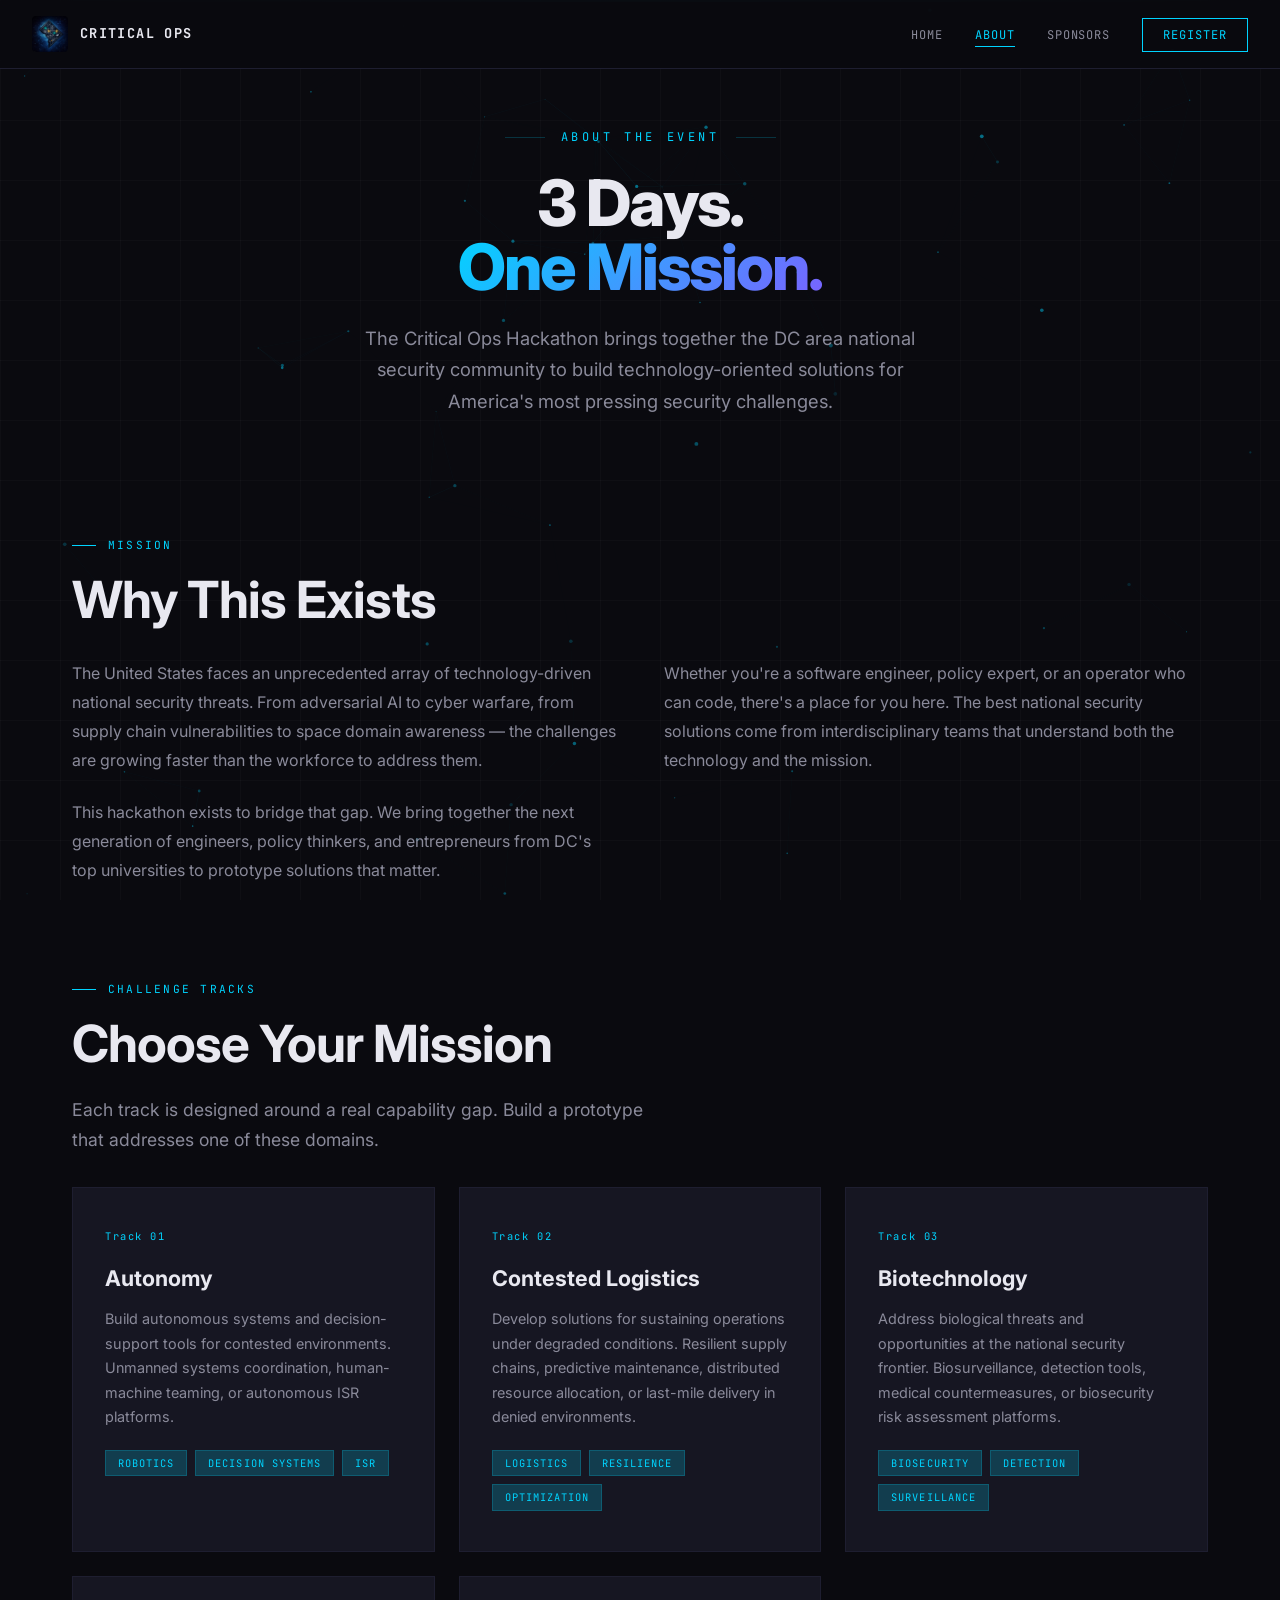
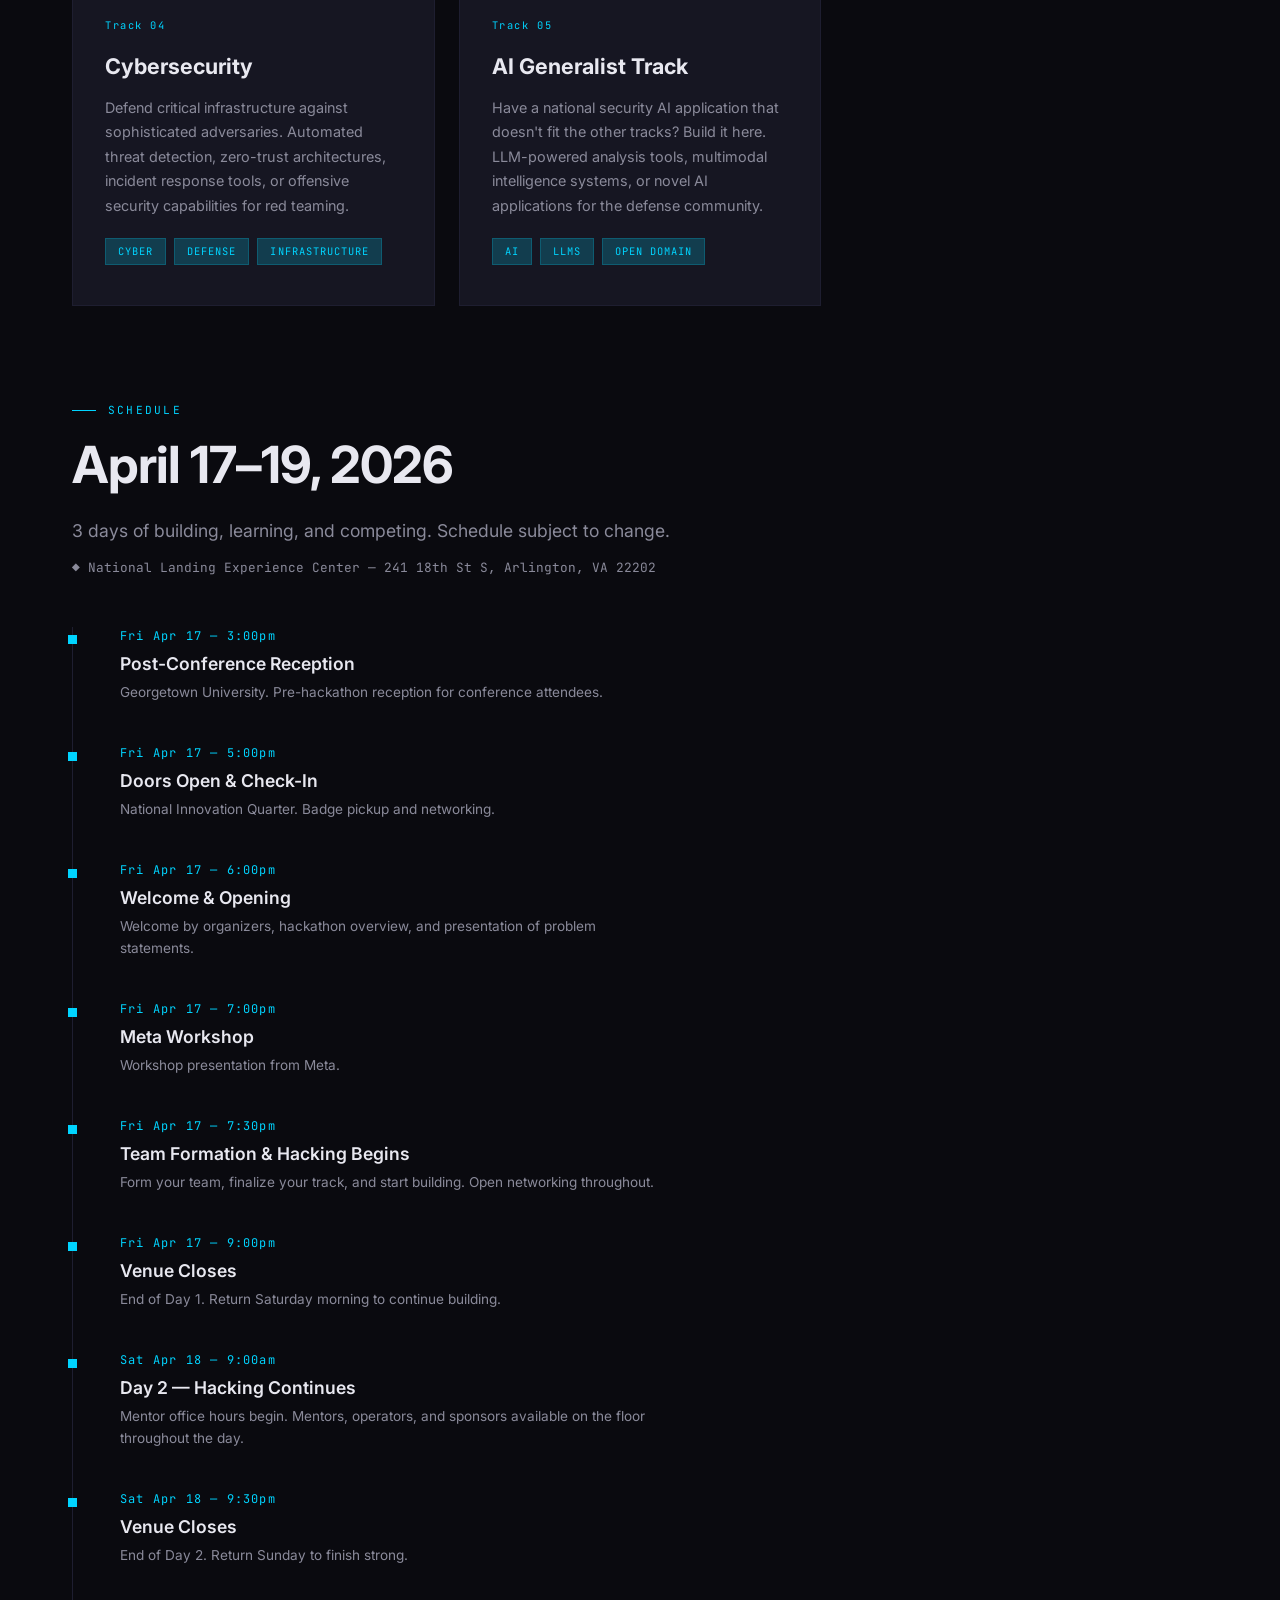
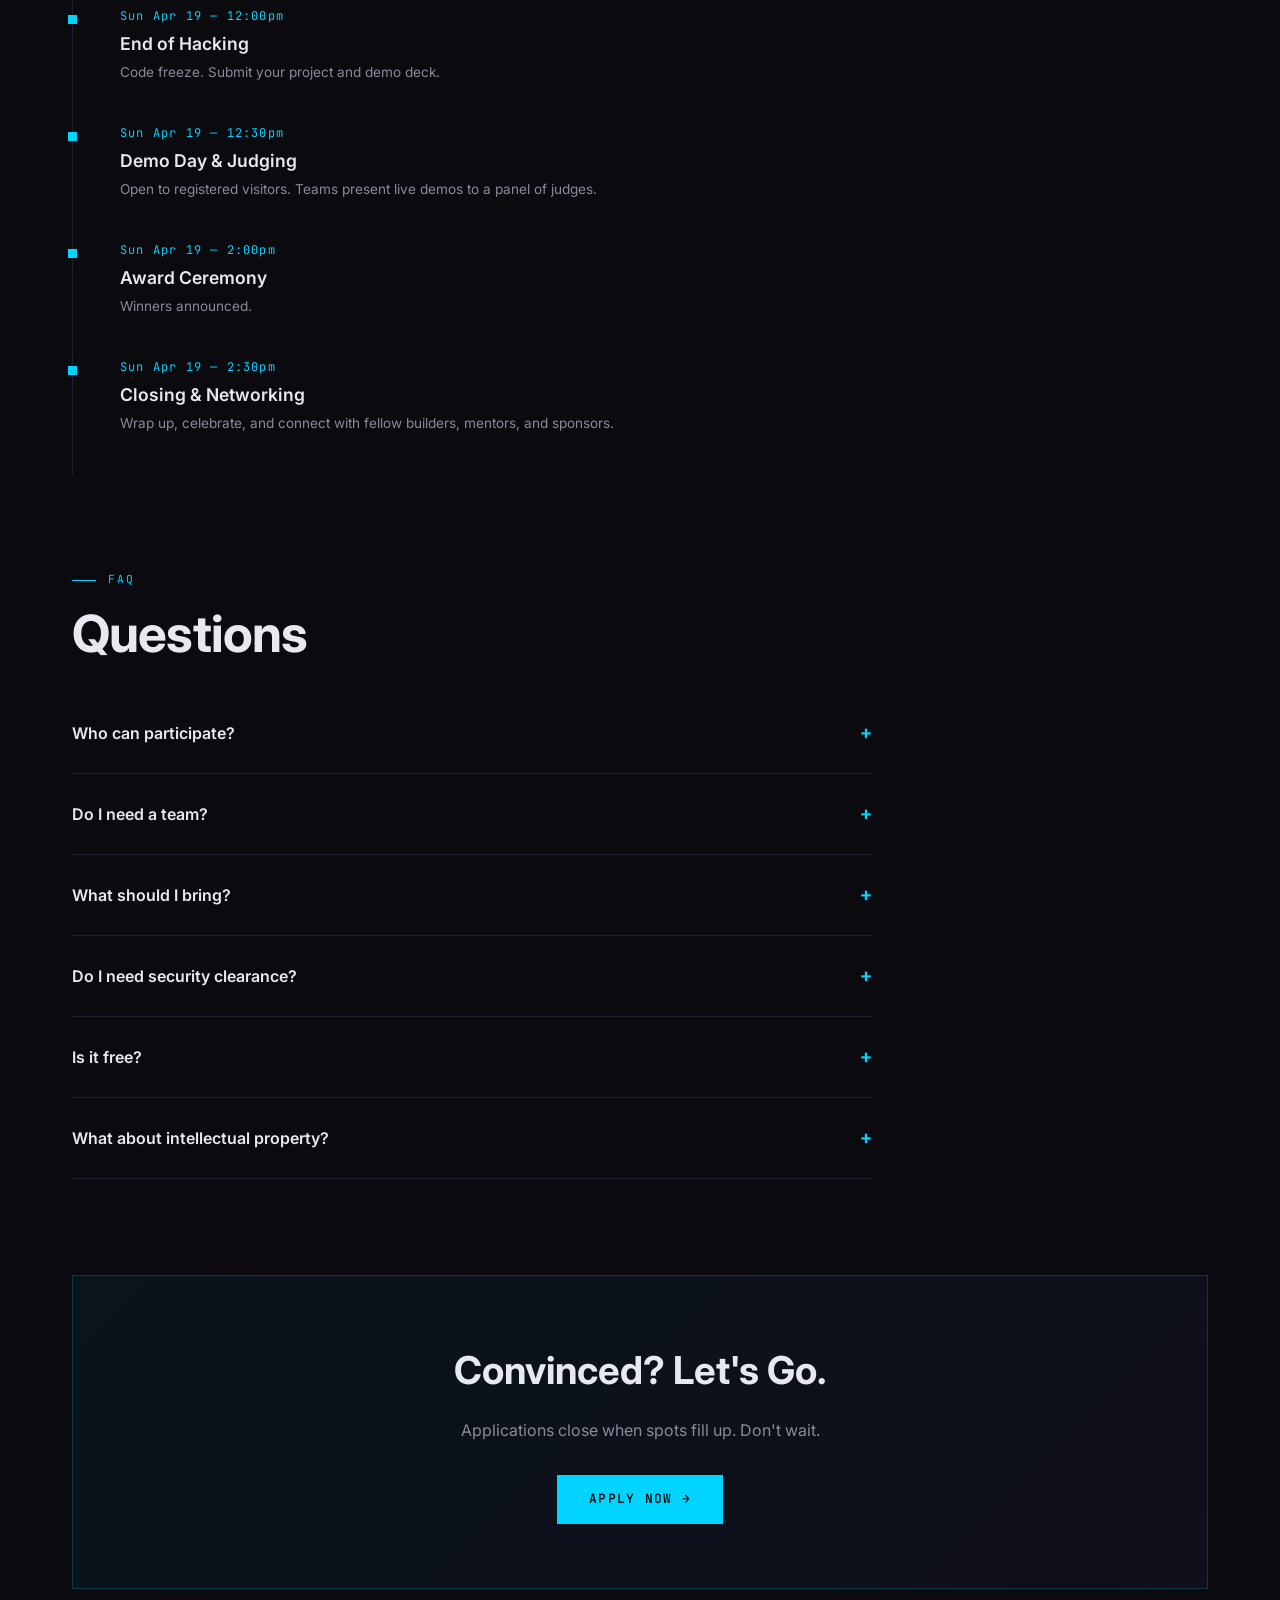
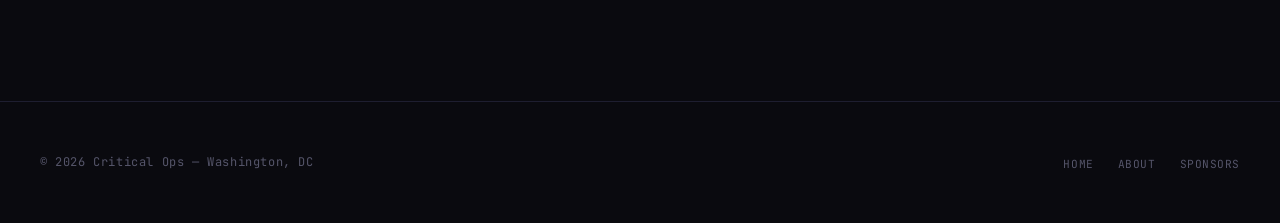
<file: about.html>
<!DOCTYPE html>
<html lang="en">
<head>
  <meta charset="UTF-8">
  <meta name="viewport" content="width=device-width, initial-scale=1.0">
  <title>About | Critical Ops: DC National Security Hackathon 2026</title>
  <meta name="description" content="Challenge tracks, schedule, and details for Critical Ops: the DC National Security Hackathon.">
  <link rel="preconnect" href="https://fonts.googleapis.com">
  <link href="https://fonts.googleapis.com/css2?family=Inter:wght@400;500;600;700;800&family=JetBrains+Mono:wght@400;500;700&display=swap" rel="stylesheet">
  <link rel="stylesheet" href="css/style.css">
  <link rel="icon" href="favicon.ico" type="image/x-icon">
</head>
<body>

<div class="page-loader"><div class="loader-bar"></div></div>
<canvas id="particles-canvas"></canvas>
<div class="grid-bg"></div>
<div class="scan-line"></div>

<!-- Navigation -->
<nav class="nav">
  <a href="index.html" class="nav-logo">
    <img src="logo.png" alt="Critical Ops" class="nav-logo-img">
    <span>Critical Ops</span>
  </a>
  <div class="nav-toggle"><span></span><span></span><span></span></div>
  <ul class="nav-links">
    <li><a href="index.html">Home</a></li>
    <li><a href="about.html" class="active">About</a></li>
    <li><a href="sponsors.html">Sponsors</a></li>
    <li><a href="https://luma.com/lrdbe2s6" target="_blank" class="nav-cta">Register</a></li>
  </ul>
</nav>

<!-- Page Header -->
<header class="hero" style="min-height: 50vh; padding-bottom: 2rem;">
  <div class="hero-overline">About the Event</div>
  <h1 class="hero-title" style="font-size: clamp(2rem, 5vw, 4rem);">
    3 Days.<br><span class="highlight">One Mission.</span>
  </h1>
  <p class="hero-sub">
    The Critical Ops Hackathon brings together the DC area national security community
    to build technology-oriented solutions for America's most pressing security challenges.
  </p>
</header>

<!-- Mission -->
<section class="section">
  <div class="reveal">
    <span class="section-label">Mission</span>
    <h2 class="section-title">Why This Exists</h2>
  </div>
  <div style="display: grid; grid-template-columns: 1fr 1fr; gap: 3rem; margin-top: 2rem;" class="reveal">
    <div>
      <p style="color: var(--text-secondary); line-height: 1.8; margin-bottom: 1.5rem;">
        The United States faces an unprecedented array of technology-driven national
        security threats. From adversarial AI to cyber warfare, from supply chain
        vulnerabilities to space domain awareness &mdash; the challenges are growing
        faster than the workforce to address them.
      </p>
      <p style="color: var(--text-secondary); line-height: 1.8;">
        This hackathon exists to bridge that gap. We bring together the next generation
        of engineers, policy thinkers, and entrepreneurs from DC's top universities
        to prototype solutions that matter.
      </p>
    </div>
    <div>
      <p style="color: var(--text-secondary); line-height: 1.8;">
        Whether you're a software engineer, policy expert, or an operator who can code,
        there's a place for you here. The best national security solutions come
        from interdisciplinary teams that understand both the technology and the mission.
      </p>
    </div>
  </div>
</section>

<!-- Challenge Tracks -->
<section class="section">
  <div class="reveal">
    <span class="section-label">Challenge Tracks</span>
    <h2 class="section-title">Choose Your Mission</h2>
    <p class="section-subtitle">
      Each track is designed around a real capability gap. Build a prototype
      that addresses one of these domains.
    </p>
  </div>
  <div class="tracks-grid stagger-children" style="margin-top: 2rem;">
    <div class="track-card">
      <div class="track-number">Track 01</div>
      <h3 class="track-title">Autonomy</h3>
      <p class="track-desc">
        Build autonomous systems and decision-support tools for contested environments.
        Unmanned systems coordination, human-machine teaming, or autonomous ISR platforms.
      </p>
      <div class="track-tags">
        <span class="tag tag-accent">Robotics</span>
        <span class="tag tag-accent">Decision Systems</span>
        <span class="tag tag-accent">ISR</span>
      </div>
    </div>
    <div class="track-card">
      <div class="track-number">Track 02</div>
      <h3 class="track-title">Contested Logistics</h3>
      <p class="track-desc">
        Develop solutions for sustaining operations under degraded conditions.
        Resilient supply chains, predictive maintenance, distributed resource allocation,
        or last-mile delivery in denied environments.
      </p>
      <div class="track-tags">
        <span class="tag tag-accent">Logistics</span>
        <span class="tag tag-accent">Resilience</span>
        <span class="tag tag-accent">Optimization</span>
      </div>
    </div>
    <div class="track-card">
      <div class="track-number">Track 03</div>
      <h3 class="track-title">Biotechnology</h3>
      <p class="track-desc">
        Address biological threats and opportunities at the national security frontier.
        Biosurveillance, detection tools, medical countermeasures, or biosecurity
        risk assessment platforms.
      </p>
      <div class="track-tags">
        <span class="tag tag-accent">Biosecurity</span>
        <span class="tag tag-accent">Detection</span>
        <span class="tag tag-accent">Surveillance</span>
      </div>
    </div>
    <div class="track-card">
      <div class="track-number">Track 04</div>
      <h3 class="track-title">Cybersecurity</h3>
      <p class="track-desc">
        Defend critical infrastructure against sophisticated adversaries.
        Automated threat detection, zero-trust architectures, incident response tools,
        or offensive security capabilities for red teaming.
      </p>
      <div class="track-tags">
        <span class="tag tag-accent">Cyber</span>
        <span class="tag tag-accent">Defense</span>
        <span class="tag tag-accent">Infrastructure</span>
      </div>
    </div>
    <div class="track-card">
      <div class="track-number">Track 05</div>
      <h3 class="track-title">AI Generalist Track</h3>
      <p class="track-desc">
        Have a national security AI application that doesn't fit the other tracks?
        Build it here. LLM-powered analysis tools, multimodal intelligence systems,
        or novel AI applications for the defense community.
      </p>
      <div class="track-tags">
        <span class="tag tag-accent">AI</span>
        <span class="tag tag-accent">LLMs</span>
        <span class="tag tag-accent">Open Domain</span>
      </div>
    </div>
  </div>
</section>

<!-- Schedule -->
<section class="section">
  <div class="reveal">
    <span class="section-label">Schedule</span>
    <h2 class="section-title">April 17&ndash;19, 2026</h2>
    <p class="section-subtitle">3 days of building, learning, and competing. Schedule subject to change.</p>
    <p style="font-family: var(--font-mono); font-size: 0.8rem; color: var(--text-secondary); margin-top: 0.75rem;">&#9670; National Landing Experience Center &mdash; 241 18th St S, Arlington, VA 22202</p>
  </div>
  <div class="timeline reveal" style="margin-top: 3rem; max-width: 600px;">

    <div class="timeline-item">
      <div class="timeline-time">Fri Apr 17 &mdash; 3:00pm</div>
      <div class="timeline-title">Post-Conference Reception</div>
      <div class="timeline-desc">Georgetown University. Pre-hackathon reception for conference attendees.</div>
    </div>
    <div class="timeline-item">
      <div class="timeline-time">Fri Apr 17 &mdash; 5:00pm</div>
      <div class="timeline-title">Doors Open &amp; Check-In</div>
      <div class="timeline-desc">National Innovation Quarter. Badge pickup and networking.</div>
    </div>
    <div class="timeline-item">
      <div class="timeline-time">Fri Apr 17 &mdash; 6:00pm</div>
      <div class="timeline-title">Welcome &amp; Opening</div>
      <div class="timeline-desc">Welcome by organizers, hackathon overview, and presentation of problem statements.</div>
    </div>
    <div class="timeline-item">
      <div class="timeline-time">Fri Apr 17 &mdash; 7:00pm</div>
      <div class="timeline-title">Meta Workshop</div>
      <div class="timeline-desc">Workshop presentation from Meta.</div>
    </div>
    <div class="timeline-item">
      <div class="timeline-time">Fri Apr 17 &mdash; 7:30pm</div>
      <div class="timeline-title">Team Formation &amp; Hacking Begins</div>
      <div class="timeline-desc">Form your team, finalize your track, and start building. Open networking throughout.</div>
    </div>
    <div class="timeline-item">
      <div class="timeline-time">Fri Apr 17 &mdash; 9:00pm</div>
      <div class="timeline-title">Venue Closes</div>
      <div class="timeline-desc">End of Day 1. Return Saturday morning to continue building.</div>
    </div>

    <div class="timeline-item">
      <div class="timeline-time">Sat Apr 18 &mdash; 9:00am</div>
      <div class="timeline-title">Day 2 &mdash; Hacking Continues</div>
      <div class="timeline-desc">Mentor office hours begin. Mentors, operators, and sponsors available on the floor throughout the day.</div>
    </div>
    <div class="timeline-item">
      <div class="timeline-time">Sat Apr 18 &mdash; 9:30pm</div>
      <div class="timeline-title">Venue Closes</div>
      <div class="timeline-desc">End of Day 2. Return Sunday to finish strong.</div>
    </div>

    <div class="timeline-item">
      <div class="timeline-time">Sun Apr 19 &mdash; 12:00pm</div>
      <div class="timeline-title">End of Hacking</div>
      <div class="timeline-desc">Code freeze. Submit your project and demo deck.</div>
    </div>
    <div class="timeline-item">
      <div class="timeline-time">Sun Apr 19 &mdash; 12:30pm</div>
      <div class="timeline-title">Demo Day &amp; Judging</div>
      <div class="timeline-desc">Open to registered visitors. Teams present live demos to a panel of judges.</div>
    </div>
    <div class="timeline-item">
      <div class="timeline-time">Sun Apr 19 &mdash; 2:00pm</div>
      <div class="timeline-title">Award Ceremony</div>
      <div class="timeline-desc">Winners announced.</div>
    </div>
    <div class="timeline-item">
      <div class="timeline-time">Sun Apr 19 &mdash; 2:30pm</div>
      <div class="timeline-title">Closing &amp; Networking</div>
      <div class="timeline-desc">Wrap up, celebrate, and connect with fellow builders, mentors, and sponsors.</div>
    </div>

  </div>
</section>

<!-- FAQ -->
<section class="section">
  <div class="reveal">
    <span class="section-label">FAQ</span>
    <h2 class="section-title">Questions</h2>
  </div>
  <div class="faq-list reveal" style="margin-top: 2rem;">
    <div class="faq-item">
      <div class="faq-question">Who can participate?</div>
      <div class="faq-answer">
        <p>The event is open to the broader DC area national security community &mdash; professionals, researchers, and students alike. We especially encourage participation from builders across the DC metro area. All backgrounds welcome: engineers, policy experts, operators, and domain specialists.</p>
      </div>
    </div>
    <div class="faq-item">
      <div class="faq-question">Do I need a team?</div>
      <div class="faq-answer">
        <p>You can register as an individual or with a team of up to 4. We'll have team formation activities at the start for individuals. Cross-university teams are encouraged.</p>
      </div>
    </div>
    <div class="faq-item">
      <div class="faq-question">What should I bring?</div>
      <div class="faq-answer">
        <p>Your laptop, charger, and any hardware you want to hack with. We provide WiFi, power, food, drinks, and API credits. A government ID for check-in.</p>
      </div>
    </div>
    <div class="faq-item">
      <div class="faq-question">Do I need security clearance?</div>
      <div class="faq-answer">
        <p>No. All challenge tracks use unclassified, publicly available data and open-source tools. No clearance required.</p>
      </div>
    </div>
    <div class="faq-item">
      <div class="faq-question">Is it free?</div>
      <div class="faq-answer">
        <p>Yes. Registration, food, swag, and API credits are all free thanks to our sponsors.</p>
      </div>
    </div>
    <div class="faq-item">
      <div class="faq-question">What about intellectual property?</div>
      <div class="faq-answer">
        <p>You own everything you build. We encourage open-sourcing your projects but it's not required.</p>
      </div>
    </div>
  </div>
</section>

<!-- CTA -->
<section class="section">
  <div class="cta-banner reveal">
    <h2>Convinced? Let's Go.</h2>
    <p>Applications close when spots fill up. Don't wait.</p>
    <a href="https://luma.com/lrdbe2s6" target="_blank" class="btn btn-primary">Apply Now &#8594;</a>
  </div>
</section>

<!-- Footer -->
<footer class="footer">
  <div class="footer-inner">
    <span class="footer-text">&copy; 2026 Critical Ops &mdash; Washington, DC</span>
    <ul class="footer-links">
      <li><a href="index.html">Home</a></li>
      <li><a href="about.html">About</a></li>
      <li><a href="sponsors.html">Sponsors</a></li>
    </ul>
  </div>
</footer>

<script src="js/main.js"></script>
</body>
</html>
</file>
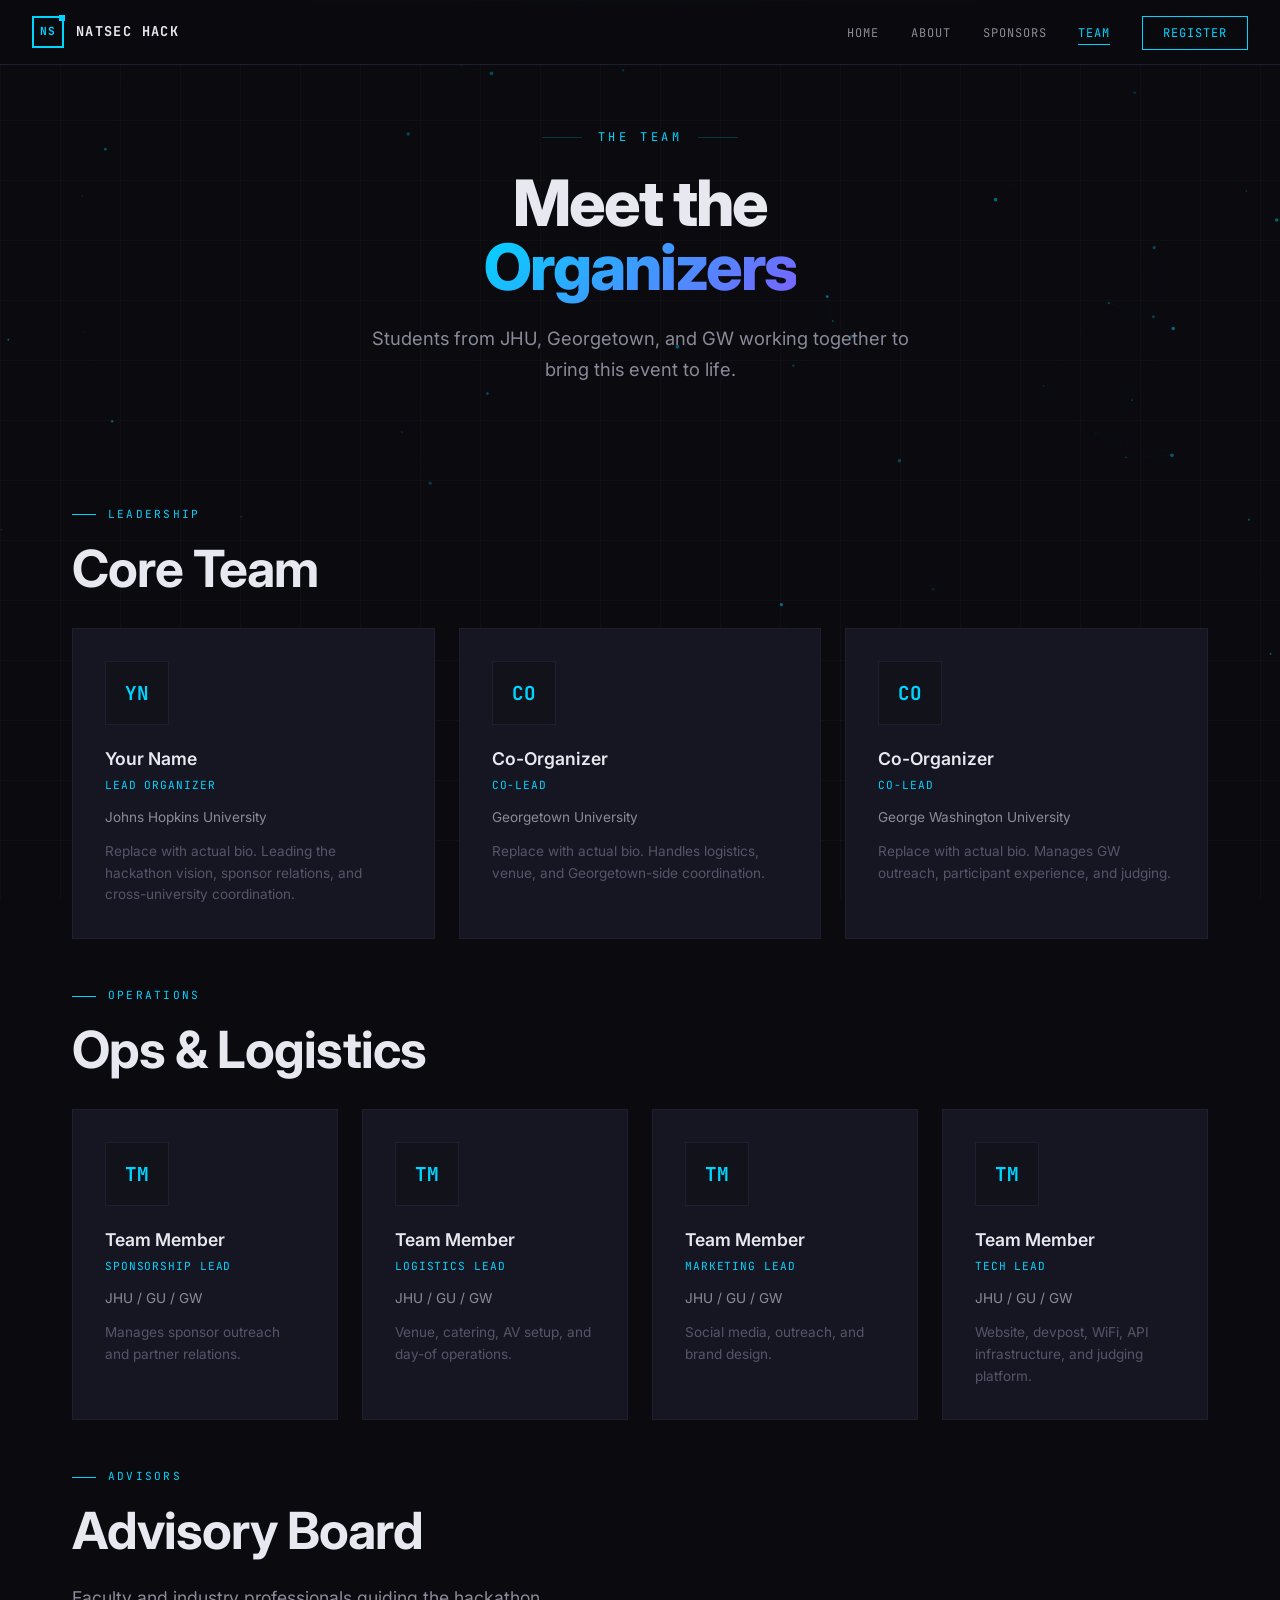
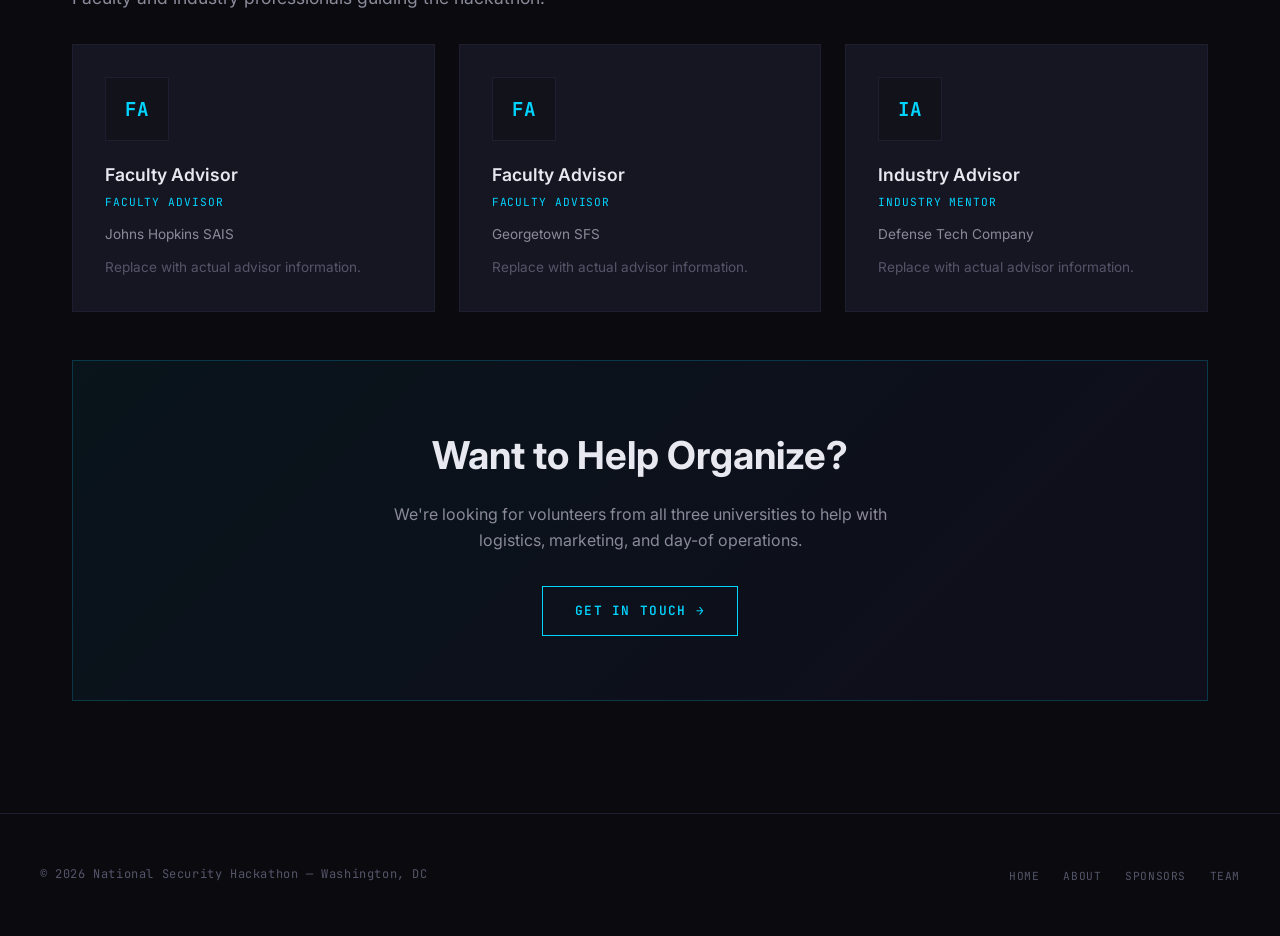
<file: team.html>
<!DOCTYPE html>
<html lang="en">
<head>
  <meta charset="UTF-8">
  <meta name="viewport" content="width=device-width, initial-scale=1.0">
  <title>Team | DC National Security Hackathon 2026</title>
  <meta name="description" content="Meet the organizers behind the DC National Security Hackathon.">
  <link rel="preconnect" href="https://fonts.googleapis.com">
  <link href="https://fonts.googleapis.com/css2?family=Inter:wght@400;500;600;700;800&family=JetBrains+Mono:wght@400;500;700&display=swap" rel="stylesheet">
  <link rel="stylesheet" href="css/style.css">
</head>
<body>

<div class="page-loader"><div class="loader-bar"></div></div>
<canvas id="particles-canvas"></canvas>
<div class="grid-bg"></div>
<div class="scan-line"></div>

<!-- Navigation -->
<nav class="nav">
  <a href="index.html" class="nav-logo">
    <div class="logo-icon">NS</div>
    <span>NatSec Hack</span>
  </a>
  <div class="nav-toggle"><span></span><span></span><span></span></div>
  <ul class="nav-links">
    <li><a href="index.html">Home</a></li>
    <li><a href="about.html">About</a></li>
    <li><a href="sponsors.html">Sponsors</a></li>
    <li><a href="team.html" class="active">Team</a></li>
    <li><a href="index.html#register" class="nav-cta">Register</a></li>
  </ul>
</nav>

<!-- Header -->
<header class="hero" style="min-height: 45vh; padding-bottom: 2rem;">
  <div class="hero-overline">The Team</div>
  <h1 class="hero-title" style="font-size: clamp(2rem, 5vw, 4rem);">
    Meet the<br><span class="highlight">Organizers</span>
  </h1>
  <p class="hero-sub">
    Students from JHU, Georgetown, and GW working together to bring this event to life.
  </p>
</header>

<!-- Leadership -->
<section class="section">
  <div class="reveal">
    <span class="section-label">Leadership</span>
    <h2 class="section-title">Core Team</h2>
  </div>
  <div class="team-grid stagger-children" style="margin-top: 2rem;">
    <div class="team-card">
      <div class="team-avatar">YN</div>
      <div class="team-name">Your Name</div>
      <div class="team-role">Lead Organizer</div>
      <div class="team-school">Johns Hopkins University</div>
      <div class="team-bio">Replace with actual bio. Leading the hackathon vision, sponsor relations, and cross-university coordination.</div>
    </div>
    <div class="team-card">
      <div class="team-avatar">CO</div>
      <div class="team-name">Co-Organizer</div>
      <div class="team-role">Co-Lead</div>
      <div class="team-school">Georgetown University</div>
      <div class="team-bio">Replace with actual bio. Handles logistics, venue, and Georgetown-side coordination.</div>
    </div>
    <div class="team-card">
      <div class="team-avatar">CO</div>
      <div class="team-name">Co-Organizer</div>
      <div class="team-role">Co-Lead</div>
      <div class="team-school">George Washington University</div>
      <div class="team-bio">Replace with actual bio. Manages GW outreach, participant experience, and judging.</div>
    </div>
  </div>
</section>

<!-- Operations Team -->
<section class="section" style="padding-top: 0;">
  <div class="reveal">
    <span class="section-label">Operations</span>
    <h2 class="section-title">Ops & Logistics</h2>
  </div>
  <div class="team-grid stagger-children" style="margin-top: 2rem;">
    <div class="team-card">
      <div class="team-avatar">TM</div>
      <div class="team-name">Team Member</div>
      <div class="team-role">Sponsorship Lead</div>
      <div class="team-school">JHU / GU / GW</div>
      <div class="team-bio">Manages sponsor outreach and partner relations.</div>
    </div>
    <div class="team-card">
      <div class="team-avatar">TM</div>
      <div class="team-name">Team Member</div>
      <div class="team-role">Logistics Lead</div>
      <div class="team-school">JHU / GU / GW</div>
      <div class="team-bio">Venue, catering, AV setup, and day-of operations.</div>
    </div>
    <div class="team-card">
      <div class="team-avatar">TM</div>
      <div class="team-name">Team Member</div>
      <div class="team-role">Marketing Lead</div>
      <div class="team-school">JHU / GU / GW</div>
      <div class="team-bio">Social media, outreach, and brand design.</div>
    </div>
    <div class="team-card">
      <div class="team-avatar">TM</div>
      <div class="team-name">Team Member</div>
      <div class="team-role">Tech Lead</div>
      <div class="team-school">JHU / GU / GW</div>
      <div class="team-bio">Website, devpost, WiFi, API infrastructure, and judging platform.</div>
    </div>
  </div>
</section>

<!-- Advisors -->
<section class="section" style="padding-top: 0;">
  <div class="reveal">
    <span class="section-label">Advisors</span>
    <h2 class="section-title">Advisory Board</h2>
    <p class="section-subtitle">Faculty and industry professionals guiding the hackathon.</p>
  </div>
  <div class="team-grid stagger-children" style="margin-top: 2rem;">
    <div class="team-card">
      <div class="team-avatar">FA</div>
      <div class="team-name">Faculty Advisor</div>
      <div class="team-role">Faculty Advisor</div>
      <div class="team-school">Johns Hopkins SAIS</div>
      <div class="team-bio">Replace with actual advisor information.</div>
    </div>
    <div class="team-card">
      <div class="team-avatar">FA</div>
      <div class="team-name">Faculty Advisor</div>
      <div class="team-role">Faculty Advisor</div>
      <div class="team-school">Georgetown SFS</div>
      <div class="team-bio">Replace with actual advisor information.</div>
    </div>
    <div class="team-card">
      <div class="team-avatar">IA</div>
      <div class="team-name">Industry Advisor</div>
      <div class="team-role">Industry Mentor</div>
      <div class="team-school">Defense Tech Company</div>
      <div class="team-bio">Replace with actual advisor information.</div>
    </div>
  </div>
</section>

<!-- Join the team -->
<section class="section" style="padding-top: 0;">
  <div class="cta-banner reveal">
    <h2>Want to Help Organize?</h2>
    <p>We're looking for volunteers from all three universities to help with logistics, marketing, and day-of operations.</p>
    <a href="mailto:team@natsechack.org" class="btn btn-outline">Get in Touch &#8594;</a>
  </div>
</section>

<!-- Footer -->
<footer class="footer">
  <div class="footer-inner">
    <span class="footer-text">&copy; 2026 National Security Hackathon &mdash; Washington, DC</span>
    <ul class="footer-links">
      <li><a href="index.html">Home</a></li>
      <li><a href="about.html">About</a></li>
      <li><a href="sponsors.html">Sponsors</a></li>
      <li><a href="team.html">Team</a></li>
    </ul>
  </div>
</footer>

<script src="js/main.js"></script>
</body>
</html>
</file>
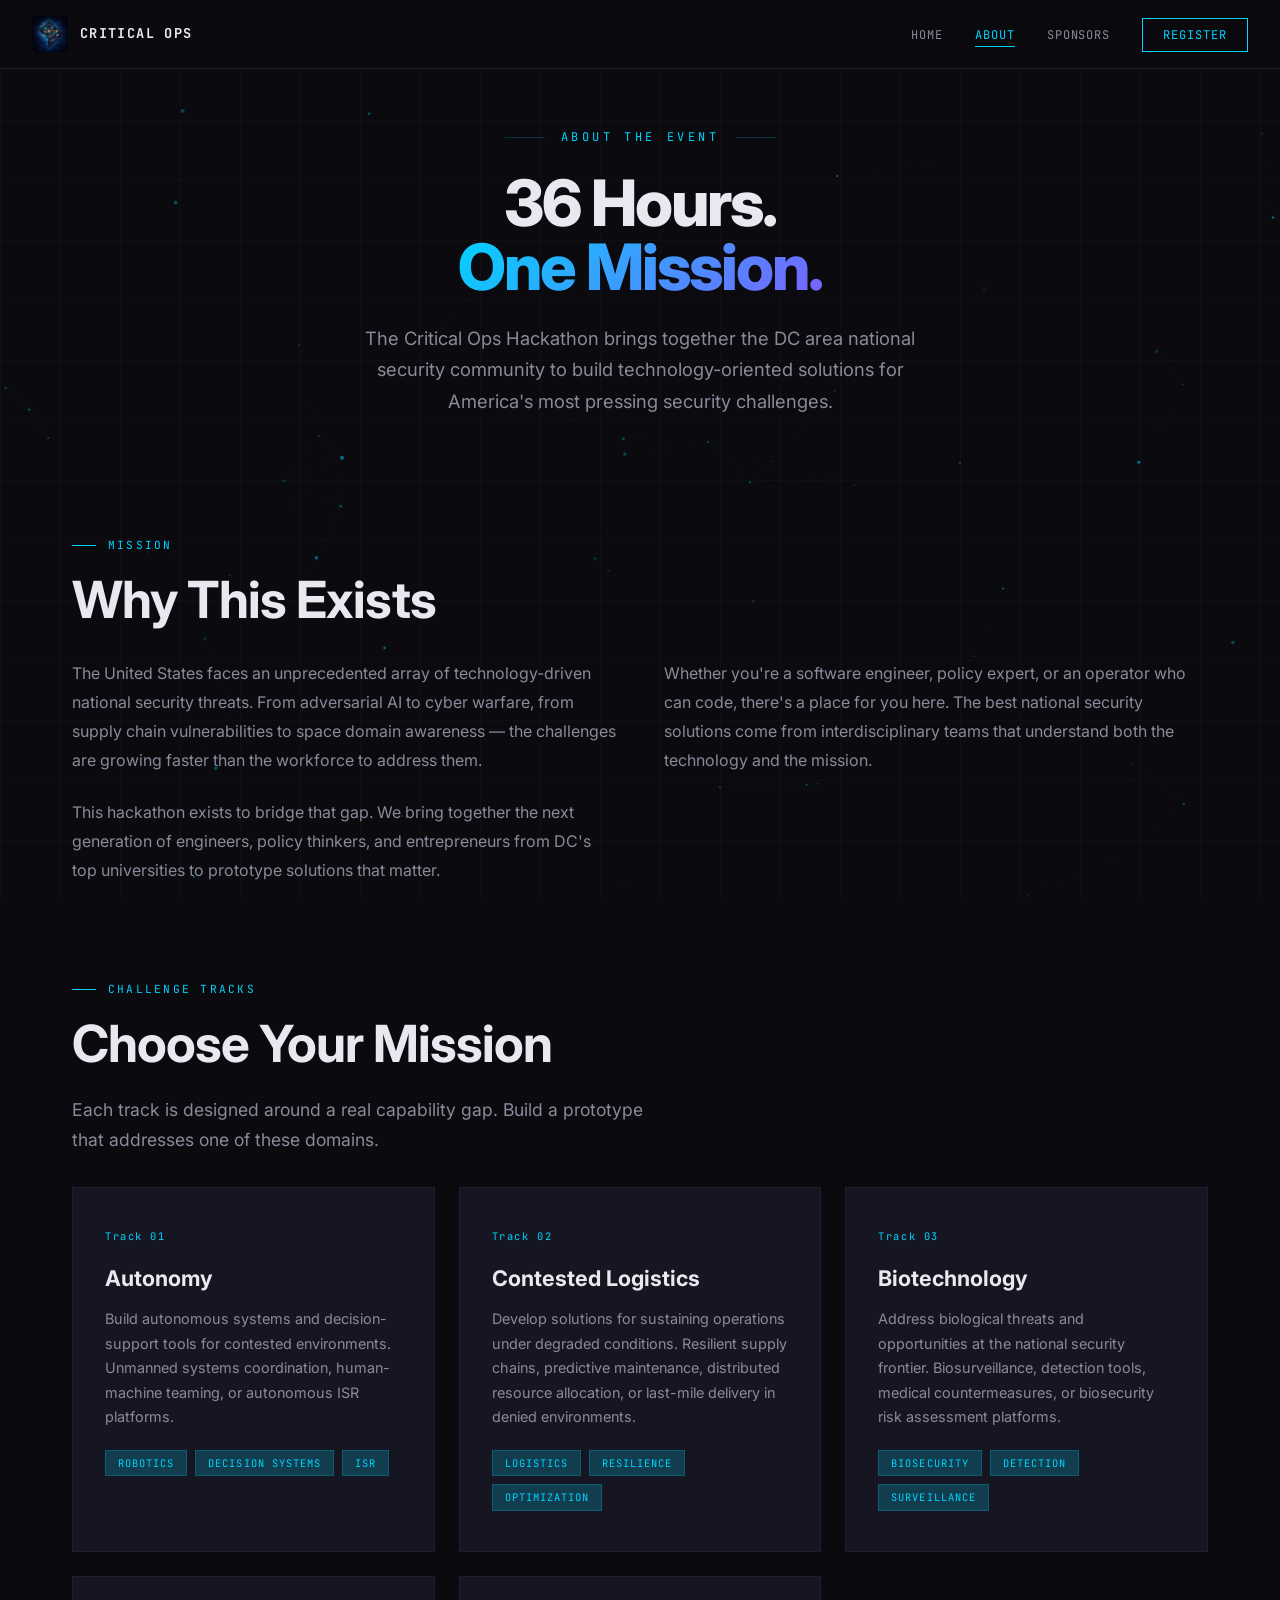
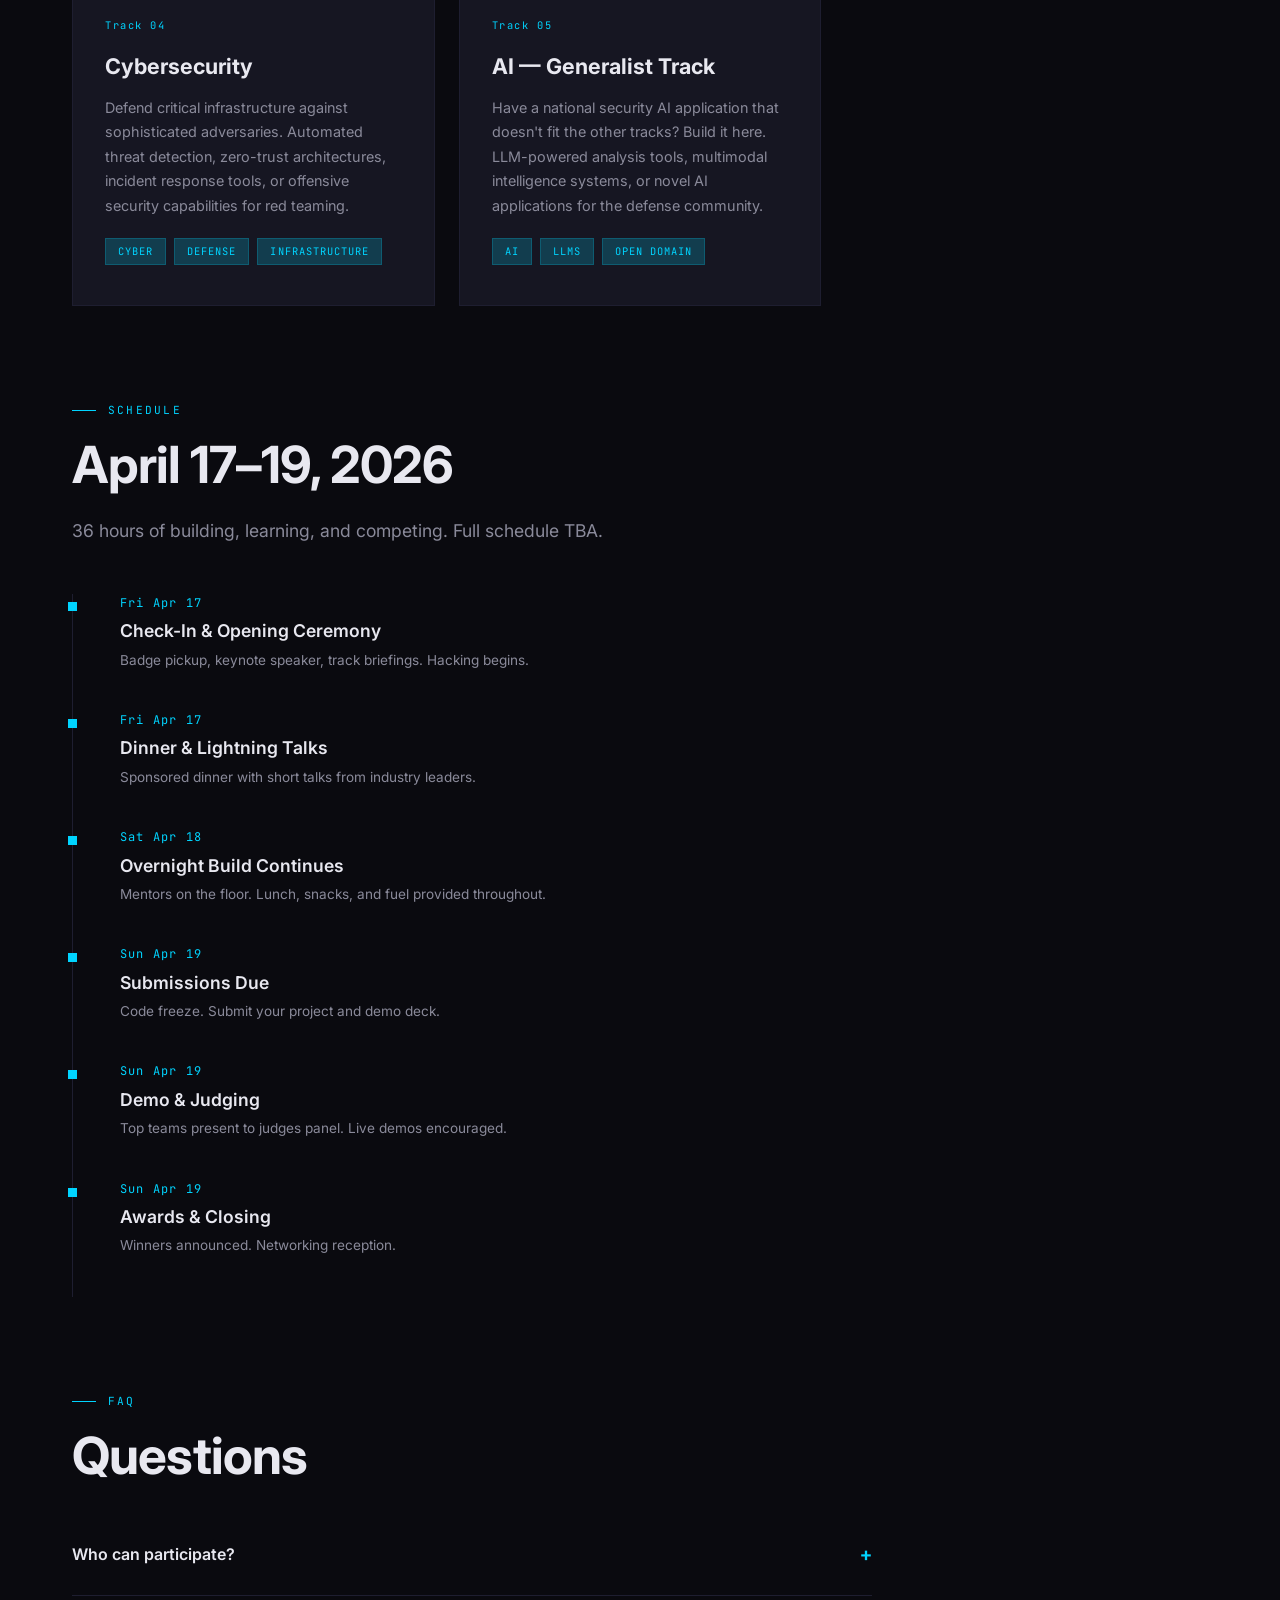
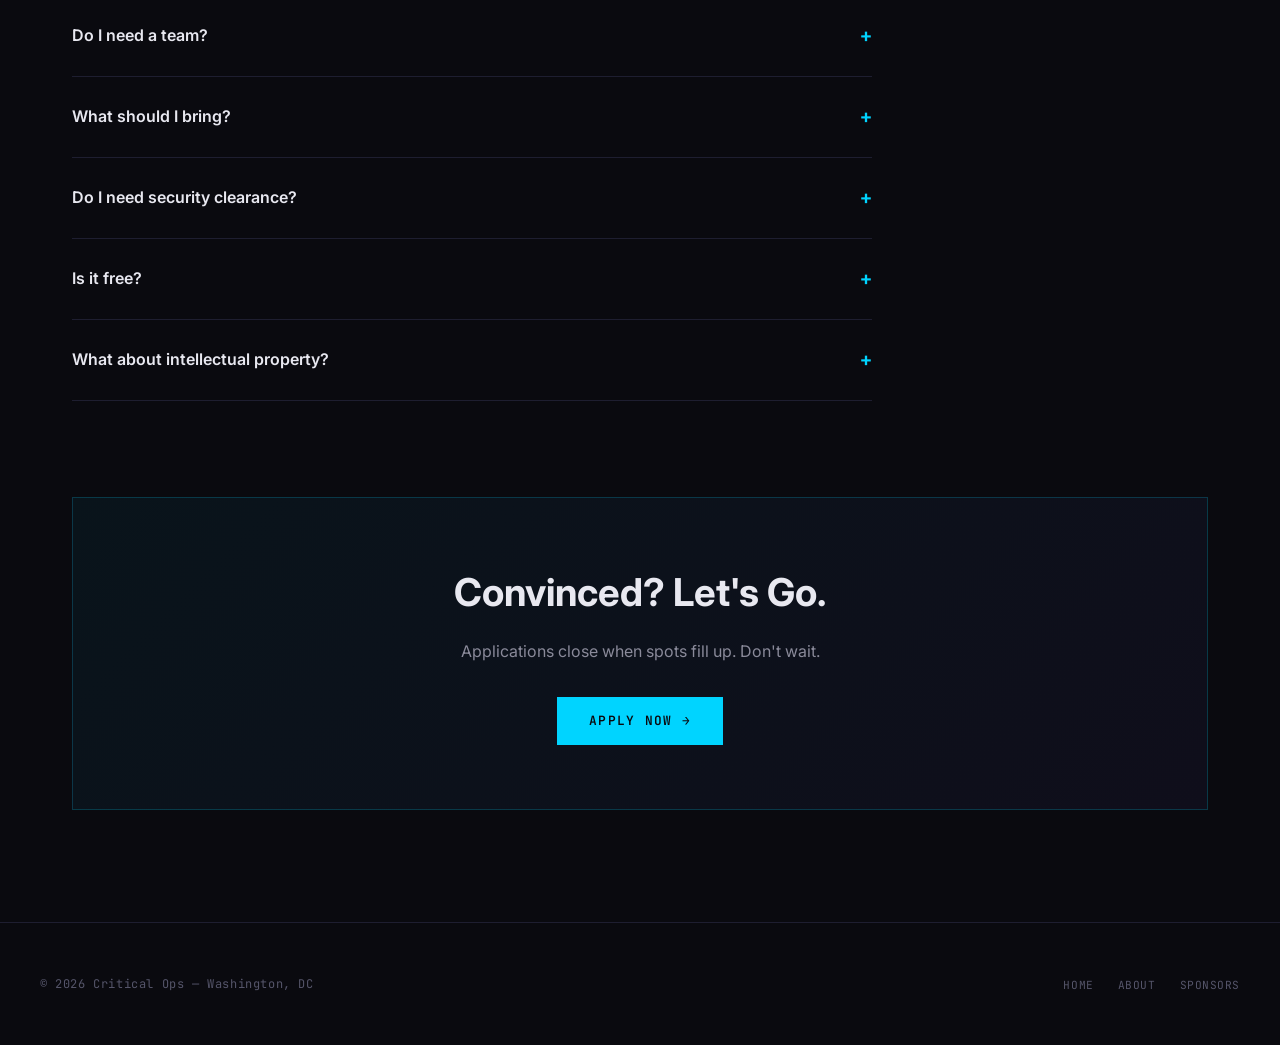
<file: draft 1/about.html>
<!DOCTYPE html>
<html lang="en">
<head>
  <meta charset="UTF-8">
  <meta name="viewport" content="width=device-width, initial-scale=1.0">
  <title>About | Critical Ops: DC National Security Hackathon 2026</title>
  <meta name="description" content="Challenge tracks, schedule, and details for Critical Ops: the DC National Security Hackathon.">
  <link rel="preconnect" href="https://fonts.googleapis.com">
  <link href="https://fonts.googleapis.com/css2?family=Inter:wght@400;500;600;700;800&family=JetBrains+Mono:wght@400;500;700&display=swap" rel="stylesheet">
  <link rel="stylesheet" href="css/style.css">
</head>
<body>

<div class="page-loader"><div class="loader-bar"></div></div>
<canvas id="particles-canvas"></canvas>
<div class="grid-bg"></div>
<div class="scan-line"></div>

<!-- Navigation -->
<nav class="nav">
  <a href="index.html" class="nav-logo">
    <img src="logo.png" alt="Critical Ops" class="nav-logo-img">
    <span>Critical Ops</span>
  </a>
  <div class="nav-toggle"><span></span><span></span><span></span></div>
  <ul class="nav-links">
    <li><a href="index.html">Home</a></li>
    <li><a href="about.html" class="active">About</a></li>
    <li><a href="sponsors.html">Sponsors</a></li>
    <li><a href="https://luma.com/lrdbe2s6" target="_blank" class="nav-cta">Register</a></li>
  </ul>
</nav>

<!-- Page Header -->
<header class="hero" style="min-height: 50vh; padding-bottom: 2rem;">
  <div class="hero-overline">About the Event</div>
  <h1 class="hero-title" style="font-size: clamp(2rem, 5vw, 4rem);">
    36 Hours.<br><span class="highlight">One Mission.</span>
  </h1>
  <p class="hero-sub">
    The Critical Ops Hackathon brings together the DC area national security community
    to build technology-oriented solutions for America's most pressing security challenges.
  </p>
</header>

<!-- Mission -->
<section class="section">
  <div class="reveal">
    <span class="section-label">Mission</span>
    <h2 class="section-title">Why This Exists</h2>
  </div>
  <div style="display: grid; grid-template-columns: 1fr 1fr; gap: 3rem; margin-top: 2rem;" class="reveal">
    <div>
      <p style="color: var(--text-secondary); line-height: 1.8; margin-bottom: 1.5rem;">
        The United States faces an unprecedented array of technology-driven national
        security threats. From adversarial AI to cyber warfare, from supply chain
        vulnerabilities to space domain awareness &mdash; the challenges are growing
        faster than the workforce to address them.
      </p>
      <p style="color: var(--text-secondary); line-height: 1.8;">
        This hackathon exists to bridge that gap. We bring together the next generation
        of engineers, policy thinkers, and entrepreneurs from DC's top universities
        to prototype solutions that matter.
      </p>
    </div>
    <div>
      <p style="color: var(--text-secondary); line-height: 1.8;">
        Whether you're a software engineer, policy expert, or an operator who can code,
        there's a place for you here. The best national security solutions come
        from interdisciplinary teams that understand both the technology and the mission.
      </p>
    </div>
  </div>
</section>

<!-- Challenge Tracks -->
<section class="section">
  <div class="reveal">
    <span class="section-label">Challenge Tracks</span>
    <h2 class="section-title">Choose Your Mission</h2>
    <p class="section-subtitle">
      Each track is designed around a real capability gap. Build a prototype
      that addresses one of these domains.
    </p>
  </div>
  <div class="tracks-grid stagger-children" style="margin-top: 2rem;">
    <div class="track-card">
      <div class="track-number">Track 01</div>
      <h3 class="track-title">Autonomy</h3>
      <p class="track-desc">
        Build autonomous systems and decision-support tools for contested environments.
        Unmanned systems coordination, human-machine teaming, or autonomous ISR platforms.
      </p>
      <div class="track-tags">
        <span class="tag tag-accent">Robotics</span>
        <span class="tag tag-accent">Decision Systems</span>
        <span class="tag tag-accent">ISR</span>
      </div>
    </div>
    <div class="track-card">
      <div class="track-number">Track 02</div>
      <h3 class="track-title">Contested Logistics</h3>
      <p class="track-desc">
        Develop solutions for sustaining operations under degraded conditions.
        Resilient supply chains, predictive maintenance, distributed resource allocation,
        or last-mile delivery in denied environments.
      </p>
      <div class="track-tags">
        <span class="tag tag-accent">Logistics</span>
        <span class="tag tag-accent">Resilience</span>
        <span class="tag tag-accent">Optimization</span>
      </div>
    </div>
    <div class="track-card">
      <div class="track-number">Track 03</div>
      <h3 class="track-title">Biotechnology</h3>
      <p class="track-desc">
        Address biological threats and opportunities at the national security frontier.
        Biosurveillance, detection tools, medical countermeasures, or biosecurity
        risk assessment platforms.
      </p>
      <div class="track-tags">
        <span class="tag tag-accent">Biosecurity</span>
        <span class="tag tag-accent">Detection</span>
        <span class="tag tag-accent">Surveillance</span>
      </div>
    </div>
    <div class="track-card">
      <div class="track-number">Track 04</div>
      <h3 class="track-title">Cybersecurity</h3>
      <p class="track-desc">
        Defend critical infrastructure against sophisticated adversaries.
        Automated threat detection, zero-trust architectures, incident response tools,
        or offensive security capabilities for red teaming.
      </p>
      <div class="track-tags">
        <span class="tag tag-accent">Cyber</span>
        <span class="tag tag-accent">Defense</span>
        <span class="tag tag-accent">Infrastructure</span>
      </div>
    </div>
    <div class="track-card">
      <div class="track-number">Track 05</div>
      <h3 class="track-title">AI &mdash; Generalist Track</h3>
      <p class="track-desc">
        Have a national security AI application that doesn't fit the other tracks?
        Build it here. LLM-powered analysis tools, multimodal intelligence systems,
        or novel AI applications for the defense community.
      </p>
      <div class="track-tags">
        <span class="tag tag-accent">AI</span>
        <span class="tag tag-accent">LLMs</span>
        <span class="tag tag-accent">Open Domain</span>
      </div>
    </div>
  </div>
</section>

<!-- Schedule -->
<section class="section">
  <div class="reveal">
    <span class="section-label">Schedule</span>
    <h2 class="section-title">April 17&ndash;19, 2026</h2>
    <p class="section-subtitle">36 hours of building, learning, and competing. Full schedule TBA.</p>
  </div>
  <div class="timeline reveal" style="margin-top: 3rem; max-width: 600px;">
    <div class="timeline-item">
      <div class="timeline-time">Fri Apr 17</div>
      <div class="timeline-title">Check-In & Opening Ceremony</div>
      <div class="timeline-desc">Badge pickup, keynote speaker, track briefings. Hacking begins.</div>
    </div>
    <div class="timeline-item">
      <div class="timeline-time">Fri Apr 17</div>
      <div class="timeline-title">Dinner & Lightning Talks</div>
      <div class="timeline-desc">Sponsored dinner with short talks from industry leaders.</div>
    </div>
    <div class="timeline-item">
      <div class="timeline-time">Sat Apr 18</div>
      <div class="timeline-title">Overnight Build Continues</div>
      <div class="timeline-desc">Mentors on the floor. Lunch, snacks, and fuel provided throughout.</div>
    </div>
    <div class="timeline-item">
      <div class="timeline-time">Sun Apr 19</div>
      <div class="timeline-title">Submissions Due</div>
      <div class="timeline-desc">Code freeze. Submit your project and demo deck.</div>
    </div>
    <div class="timeline-item">
      <div class="timeline-time">Sun Apr 19</div>
      <div class="timeline-title">Demo & Judging</div>
      <div class="timeline-desc">Top teams present to judges panel. Live demos encouraged.</div>
    </div>
    <div class="timeline-item">
      <div class="timeline-time">Sun Apr 19</div>
      <div class="timeline-title">Awards & Closing</div>
      <div class="timeline-desc">Winners announced. Networking reception.</div>
    </div>
  </div>
</section>

<!-- FAQ -->
<section class="section">
  <div class="reveal">
    <span class="section-label">FAQ</span>
    <h2 class="section-title">Questions</h2>
  </div>
  <div class="faq-list reveal" style="margin-top: 2rem;">
    <div class="faq-item">
      <div class="faq-question">Who can participate?</div>
      <div class="faq-answer">
        <p>The event is open to the broader DC area national security community &mdash; professionals, researchers, and students alike. We especially encourage participation from builders across the DC metro area. All backgrounds welcome: engineers, policy experts, operators, and domain specialists.</p>
      </div>
    </div>
    <div class="faq-item">
      <div class="faq-question">Do I need a team?</div>
      <div class="faq-answer">
        <p>You can register as an individual or with a team of up to 4. We'll have team formation activities at the start for individuals. Cross-university teams are encouraged.</p>
      </div>
    </div>
    <div class="faq-item">
      <div class="faq-question">What should I bring?</div>
      <div class="faq-answer">
        <p>Your laptop, charger, and any hardware you want to hack with. We provide WiFi, power, food, drinks, and API credits. A government ID for check-in.</p>
      </div>
    </div>
    <div class="faq-item">
      <div class="faq-question">Do I need security clearance?</div>
      <div class="faq-answer">
        <p>No. All challenge tracks use unclassified, publicly available data and open-source tools. No clearance required.</p>
      </div>
    </div>
    <div class="faq-item">
      <div class="faq-question">Is it free?</div>
      <div class="faq-answer">
        <p>Yes. Registration, food, swag, and API credits are all free thanks to our sponsors.</p>
      </div>
    </div>
    <div class="faq-item">
      <div class="faq-question">What about intellectual property?</div>
      <div class="faq-answer">
        <p>You own everything you build. We encourage open-sourcing your projects but it's not required.</p>
      </div>
    </div>
  </div>
</section>

<!-- CTA -->
<section class="section">
  <div class="cta-banner reveal">
    <h2>Convinced? Let's Go.</h2>
    <p>Applications close when spots fill up. Don't wait.</p>
    <a href="https://luma.com/lrdbe2s6" target="_blank" class="btn btn-primary">Apply Now &#8594;</a>
  </div>
</section>

<!-- Footer -->
<footer class="footer">
  <div class="footer-inner">
    <span class="footer-text">&copy; 2026 Critical Ops &mdash; Washington, DC</span>
    <ul class="footer-links">
      <li><a href="index.html">Home</a></li>
      <li><a href="about.html">About</a></li>
      <li><a href="sponsors.html">Sponsors</a></li>
    </ul>
  </div>
</footer>

<script src="js/main.js"></script>
</body>
</html>
</file>
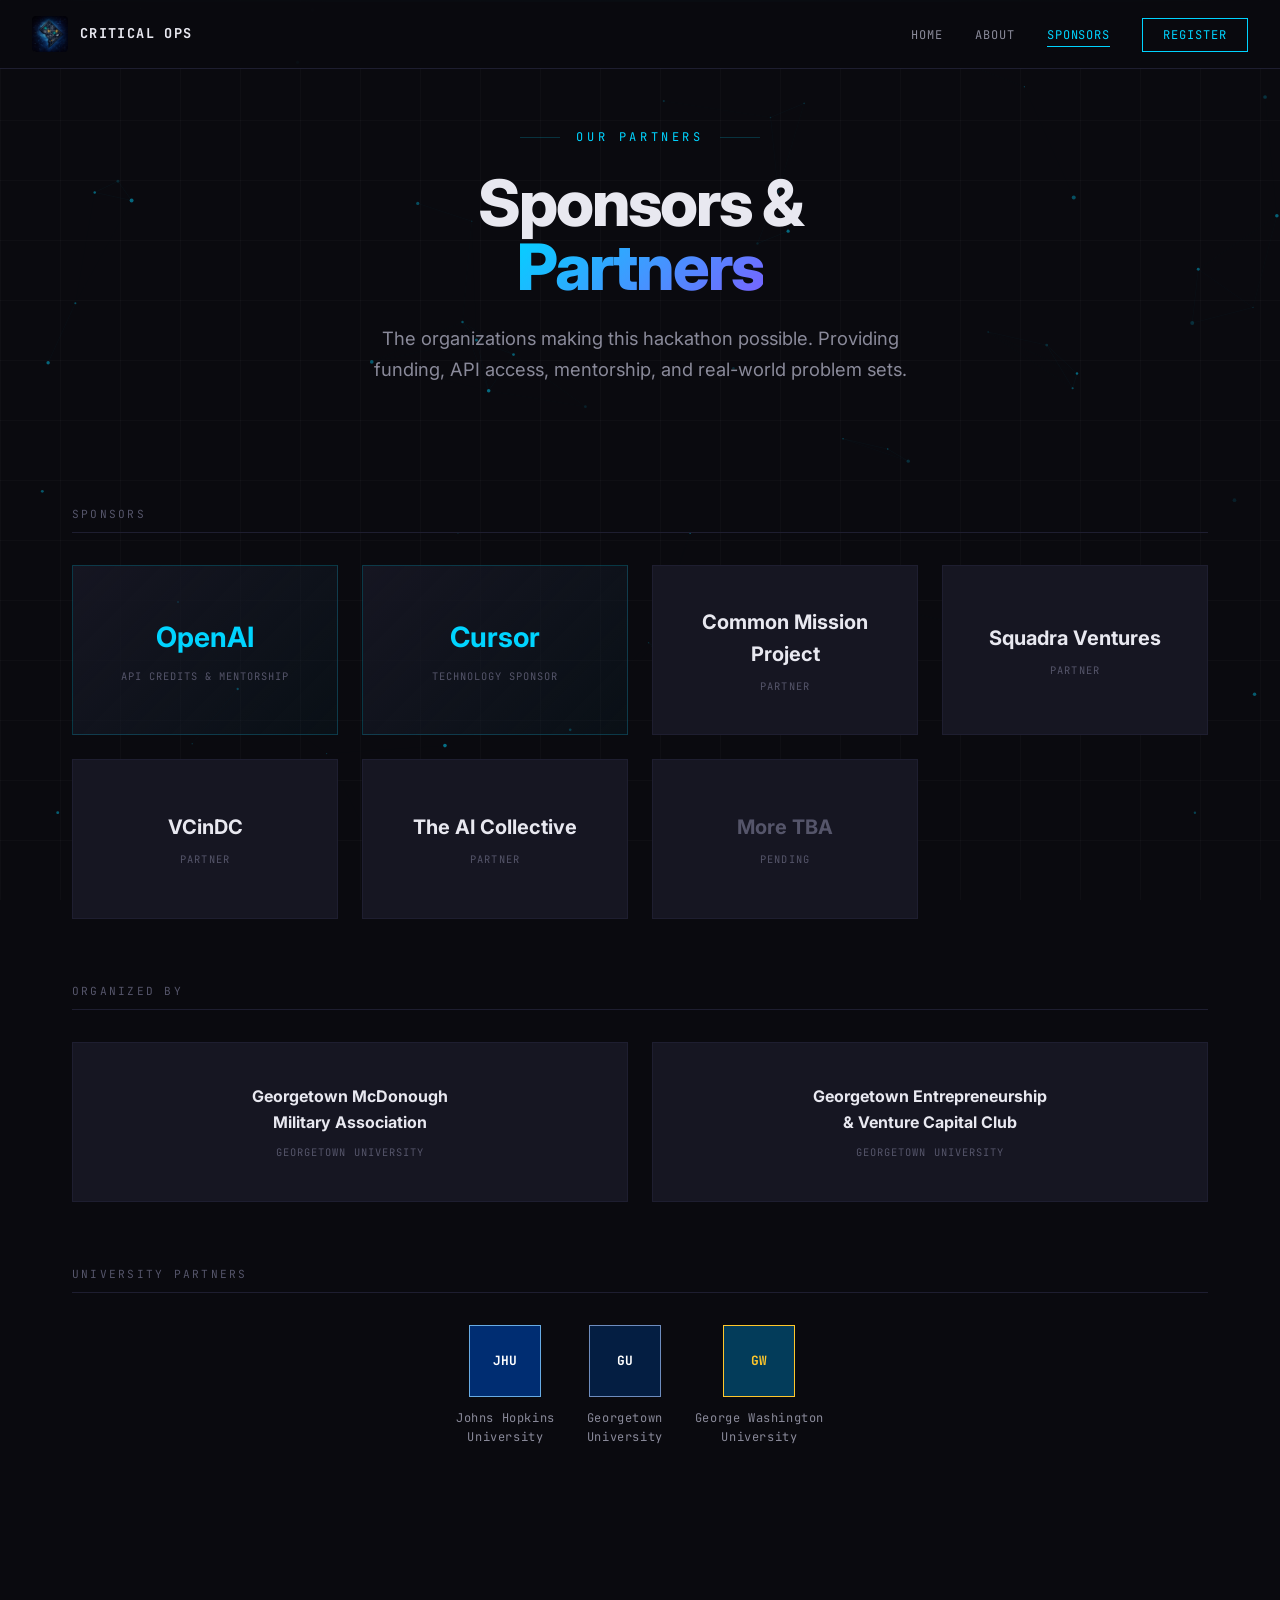
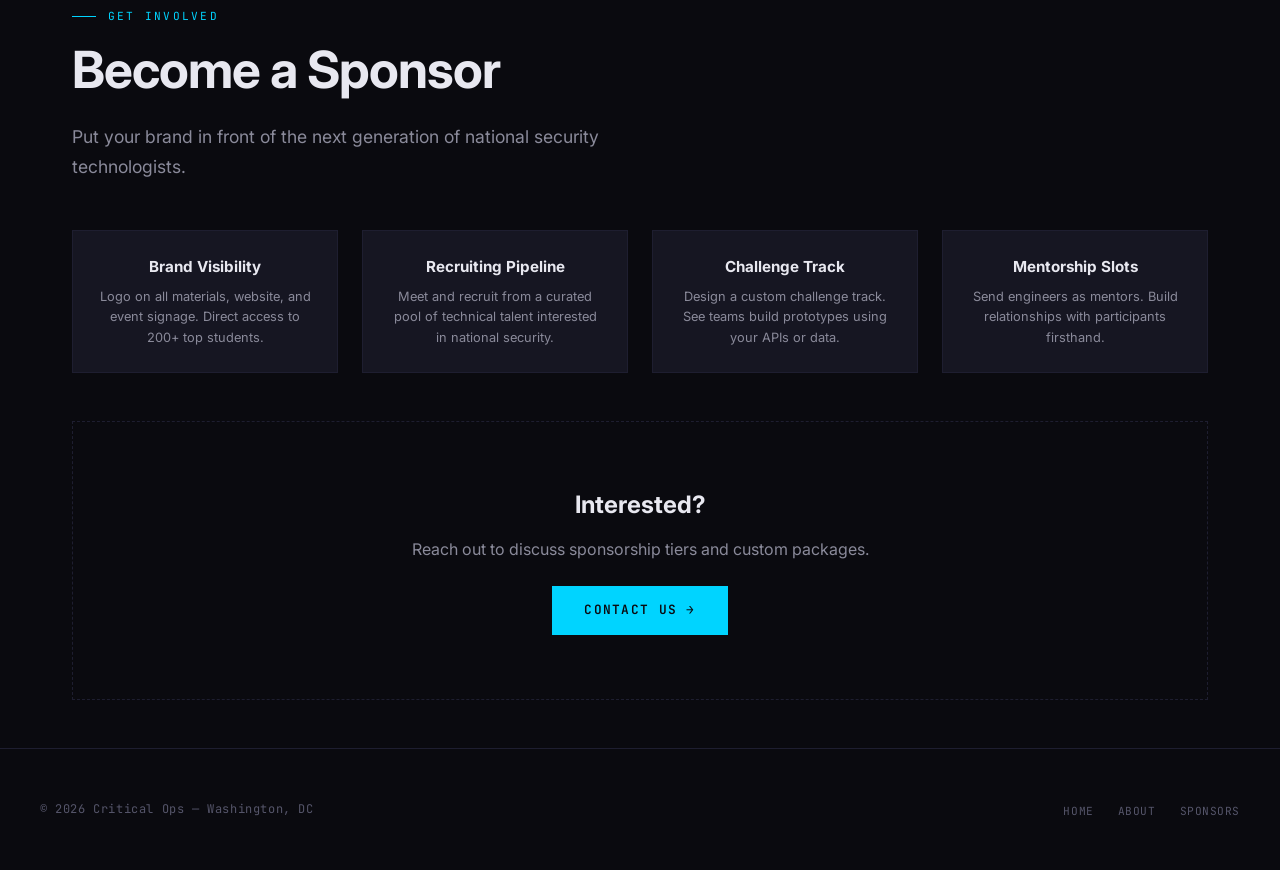
<file: draft 1/sponsors.html>
<!DOCTYPE html>
<html lang="en">
<head>
  <meta charset="UTF-8">
  <meta name="viewport" content="width=device-width, initial-scale=1.0">
  <title>Sponsors | Critical Ops: DC National Security Hackathon 2026</title>
  <meta name="description" content="Our sponsors and partners powering Critical Ops: the DC National Security Hackathon.">
  <link rel="preconnect" href="https://fonts.googleapis.com">
  <link href="https://fonts.googleapis.com/css2?family=Inter:wght@400;500;600;700;800&family=JetBrains+Mono:wght@400;500;700&display=swap" rel="stylesheet">
  <link rel="stylesheet" href="css/style.css">
  <style>
    .sponsor-cta-section {
      text-align: center;
      padding: 4rem 2rem;
      border: 1px dashed var(--border);
      margin-top: 2rem;
    }
    .sponsor-cta-section h3 {
      font-size: 1.5rem;
      margin-bottom: 0.75rem;
    }
    .sponsor-cta-section p {
      color: var(--text-secondary);
      margin-bottom: 1.5rem;
      max-width: 500px;
      margin-left: auto;
      margin-right: auto;
    }
    .sponsor-perks {
      display: grid;
      grid-template-columns: repeat(auto-fit, minmax(220px, 1fr));
      gap: 1.5rem;
      margin-top: 3rem;
    }
    .perk-card {
      background: var(--bg-card);
      border: 1px solid var(--border);
      padding: 1.5rem;
      text-align: center;
    }
    .perk-card h4 {
      font-size: 0.95rem;
      margin-bottom: 0.5rem;
    }
    .perk-card p {
      font-size: 0.8rem;
      color: var(--text-secondary);
      line-height: 1.6;
    }
  </style>
</head>
<body>

<div class="page-loader"><div class="loader-bar"></div></div>
<canvas id="particles-canvas"></canvas>
<div class="grid-bg"></div>
<div class="scan-line"></div>

<!-- Navigation -->
<nav class="nav">
  <a href="index.html" class="nav-logo">
    <img src="logo.png" alt="Critical Ops" class="nav-logo-img">
    <span>Critical Ops</span>
  </a>
  <div class="nav-toggle"><span></span><span></span><span></span></div>
  <ul class="nav-links">
    <li><a href="index.html">Home</a></li>
    <li><a href="about.html">About</a></li>
    <li><a href="sponsors.html" class="active">Sponsors</a></li>
    <li><a href="https://luma.com/lrdbe2s6" target="_blank" class="nav-cta">Register</a></li>
  </ul>
</nav>

<!-- Header -->
<header class="hero" style="min-height: 45vh; padding-bottom: 2rem;">
  <div class="hero-overline">Our Partners</div>
  <h1 class="hero-title" style="font-size: clamp(2rem, 5vw, 4rem);">
    Sponsors &<br><span class="highlight">Partners</span>
  </h1>
  <p class="hero-sub">
    The organizations making this hackathon possible. Providing funding,
    API access, mentorship, and real-world problem sets.
  </p>
</header>

<!-- Sponsors & Partners -->
<section class="section">

  <!-- Sponsors -->
  <div class="sponsor-tier reveal">
    <div class="sponsor-tier-label">Sponsors</div>
    <div class="sponsor-grid tier-partner stagger-children">
      <div class="sponsor-card title-sponsor">
        <div class="sponsor-name">OpenAI</div>
        <div class="sponsor-type">API Credits &amp; Mentorship</div>
      </div>
      <div class="sponsor-card title-sponsor">
        <div class="sponsor-name">Cursor</div>
        <div class="sponsor-type">Technology Sponsor</div>
      </div>
      <div class="sponsor-card">
        <div class="sponsor-name">Common Mission Project</div>
        <div class="sponsor-type">Partner</div>
      </div>
      <div class="sponsor-card">
        <div class="sponsor-name">Squadra Ventures</div>
        <div class="sponsor-type">Partner</div>
      </div>
      <div class="sponsor-card">
        <div class="sponsor-name">VCinDC</div>
        <div class="sponsor-type">Partner</div>
      </div>
      <div class="sponsor-card">
        <div class="sponsor-name">The AI Collective</div>
        <div class="sponsor-type">Partner</div>
      </div>
      <div class="sponsor-card">
        <div class="sponsor-name" style="color: var(--text-muted);">More TBA</div>
        <div class="sponsor-type">Pending</div>
      </div>
    </div>
  </div>

  <!-- Organizing Clubs -->
  <div class="sponsor-tier reveal">
    <div class="sponsor-tier-label">Organized By</div>
    <div class="sponsor-grid tier-partner stagger-children">
      <div class="sponsor-card">
        <div class="sponsor-name" style="font-size: 1rem;">Georgetown McDonough<br>Military Association</div>
        <div class="sponsor-type">Georgetown University</div>
      </div>
      <div class="sponsor-card">
        <div class="sponsor-name" style="font-size: 1rem;">Georgetown Entrepreneurship<br>&amp; Venture Capital Club</div>
        <div class="sponsor-type">Georgetown University</div>
      </div>
    </div>
  </div>

  <!-- University Partners -->
  <div class="sponsor-tier reveal">
    <div class="sponsor-tier-label">University Partners</div>
    <div class="university-row" style="margin-top: 2rem;">
      <div class="uni-badge">
        <div class="uni-shield" style="background:#002D72; border-color:#68ACE5; color:#fff;">JHU</div>
        <span class="uni-name">Johns Hopkins<br>University</span>
      </div>
      <div class="uni-badge">
        <div class="uni-shield" style="background:#041E42; border-color:#6E8DBF; color:#fff;">GU</div>
        <span class="uni-name">Georgetown<br>University</span>
      </div>
      <div class="uni-badge">
        <div class="uni-shield" style="background:#033C5A; border-color:#FFC72C; color:#FFC72C;">GW</div>
        <span class="uni-name">George Washington<br>University</span>
      </div>
    </div>
  </div>
</section>

<!-- Become a Sponsor -->
<section class="section">
  <div class="reveal">
    <span class="section-label">Get Involved</span>
    <h2 class="section-title">Become a Sponsor</h2>
    <p class="section-subtitle">
      Put your brand in front of the next generation of national security technologists.
    </p>
  </div>
  <div class="sponsor-perks stagger-children">
    <div class="perk-card">
      <h4>Brand Visibility</h4>
      <p>Logo on all materials, website, and event signage. Direct access to 200+ top students.</p>
    </div>
    <div class="perk-card">
      <h4>Recruiting Pipeline</h4>
      <p>Meet and recruit from a curated pool of technical talent interested in national security.</p>
    </div>
    <div class="perk-card">
      <h4>Challenge Track</h4>
      <p>Design a custom challenge track. See teams build prototypes using your APIs or data.</p>
    </div>
    <div class="perk-card">
      <h4>Mentorship Slots</h4>
      <p>Send engineers as mentors. Build relationships with participants firsthand.</p>
    </div>
  </div>

  <div class="sponsor-cta-section reveal" style="margin-top: 3rem;">
    <h3>Interested?</h3>
    <p>Reach out to discuss sponsorship tiers and custom packages.</p>
    <a href="mailto:sponsor@natsechack.org" class="btn btn-primary">Contact Us &#8594;</a>
  </div>
</section>

<!-- Footer -->
<footer class="footer">
  <div class="footer-inner">
    <span class="footer-text">&copy; 2026 Critical Ops &mdash; Washington, DC</span>
    <ul class="footer-links">
      <li><a href="index.html">Home</a></li>
      <li><a href="about.html">About</a></li>
      <li><a href="sponsors.html">Sponsors</a></li>
    </ul>
  </div>
</footer>

<script src="js/main.js"></script>
</body>
</html>
</file>
<file: css/style.css>
/* ============================================
   NATIONAL SECURITY HACKATHON - DC 2026
   Design System & Shared Styles
   ============================================ */

/* --- CSS Variables / Design Tokens --- */
:root {
  --bg-primary: #0a0a0f;
  --bg-secondary: #12121a;
  --bg-card: #161622;
  --bg-card-hover: #1c1c2e;
  --accent: #00d4ff;
  --accent-dim: #00d4ff33;
  --accent-glow: #00d4ff66;
  --accent-secondary: #7b61ff;
  --accent-warn: #ff6b35;
  --text-primary: #e8e8f0;
  --text-secondary: #8a8a9a;
  --text-muted: #55556a;
  --border: #1e1e30;
  --border-accent: #00d4ff22;
  --font-display: 'Inter', system-ui, -apple-system, sans-serif;
  --font-mono: 'JetBrains Mono', 'Fira Code', monospace;
  --grid-line: #ffffff06;
  --transition-fast: 0.15s ease;
  --transition-base: 0.3s ease;
  --transition-slow: 0.6s ease;
}

/* --- Reset & Base --- */
*, *::before, *::after {
  margin: 0;
  padding: 0;
  box-sizing: border-box;
}

html {
  scroll-behavior: smooth;
  font-size: 16px;
}

body {
  font-family: var(--font-display);
  background: var(--bg-primary);
  color: var(--text-primary);
  line-height: 1.6;
  overflow-x: hidden;
  -webkit-font-smoothing: antialiased;
}

a {
  color: var(--accent);
  text-decoration: none;
  transition: color var(--transition-fast);
}
a:hover {
  color: #fff;
}

img {
  max-width: 100%;
  display: block;
}

/* --- Grid Background --- */
.grid-bg {
  position: fixed;
  top: 0;
  left: 0;
  width: 100%;
  height: 100%;
  z-index: 0;
  pointer-events: none;
  background-image:
    linear-gradient(var(--grid-line) 1px, transparent 1px),
    linear-gradient(90deg, var(--grid-line) 1px, transparent 1px);
  background-size: 60px 60px;
}

/* Scan line effect */
.scan-line {
  position: fixed;
  top: 0;
  left: 0;
  width: 100%;
  height: 2px;
  background: linear-gradient(90deg, transparent, var(--accent-dim), transparent);
  z-index: 1;
  pointer-events: none;
  animation: scanDown 25s linear infinite;
}

@keyframes scanDown {
  0% { top: -2px; opacity: 0; }
  5% { opacity: 1; }
  95% { opacity: 1; }
  100% { top: 100%; opacity: 0; }
}

/* --- Navigation --- */
.nav {
  position: fixed;
  top: 0;
  left: 0;
  right: 0;
  z-index: 100;
  padding: 1rem 2rem;
  display: flex;
  justify-content: space-between;
  align-items: center;
  background: rgba(10, 10, 15, 0.85);
  backdrop-filter: blur(20px);
  border-bottom: 1px solid var(--border);
  transition: background var(--transition-base);
}

.nav.scrolled {
  background: rgba(10, 10, 15, 0.95);
  border-bottom-color: var(--accent-dim);
}

.nav-logo {
  display: flex;
  align-items: center;
  gap: 0.75rem;
  font-family: var(--font-mono);
  font-size: 0.85rem;
  font-weight: 700;
  letter-spacing: 0.1em;
  text-transform: uppercase;
  color: var(--text-primary);
}

.nav-logo .logo-icon {
  width: 32px;
  height: 32px;
  border: 2px solid var(--accent);
  display: flex;
  align-items: center;
  justify-content: center;
  font-size: 0.7rem;
  color: var(--accent);
  position: relative;
}

.nav-logo .logo-icon::before {
  content: '';
  position: absolute;
  top: -3px;
  right: -3px;
  width: 6px;
  height: 6px;
  background: var(--accent);
}

.nav-logo-img {
  height: 36px;
  width: 36px;
  object-fit: cover;
  border-radius: 4px;
}

.nav-links {
  display: flex;
  gap: 2rem;
  align-items: center;
  list-style: none;
}

.nav-links a {
  font-family: var(--font-mono);
  font-size: 0.75rem;
  letter-spacing: 0.08em;
  text-transform: uppercase;
  color: var(--text-secondary);
  transition: color var(--transition-fast);
  position: relative;
}

.nav-links a::after {
  content: '';
  position: absolute;
  bottom: -4px;
  left: 0;
  width: 0;
  height: 1px;
  background: var(--accent);
  transition: width var(--transition-base);
}

.nav-links a:hover,
.nav-links a.active {
  color: var(--accent);
}

.nav-links a:hover::after,
.nav-links a.active::after {
  width: 100%;
}

.nav-cta {
  padding: 0.5rem 1.25rem !important;
  border: 1px solid var(--accent) !important;
  color: var(--accent) !important;
  transition: all var(--transition-fast) !important;
}

.nav-cta:hover {
  background: var(--accent) !important;
  color: var(--bg-primary) !important;
}

/* Mobile nav toggle */
.nav-toggle {
  display: none;
  flex-direction: column;
  gap: 5px;
  cursor: pointer;
  padding: 4px;
}
.nav-toggle span {
  width: 24px;
  height: 2px;
  background: var(--text-primary);
  transition: all var(--transition-fast);
}

@media (max-width: 768px) {
  .nav-toggle {
    display: flex;
  }
  .nav-links {
    position: absolute;
    top: 100%;
    left: 0;
    right: 0;
    flex-direction: column;
    background: rgba(10, 10, 15, 0.98);
    padding: 1rem 2rem;
    gap: 1rem;
    border-bottom: 1px solid var(--border);
    display: none;
  }
  .nav-links.open {
    display: flex;
  }
}

/* --- Section Layout --- */
.section {
  position: relative;
  z-index: 2;
  padding: 3rem 2rem;
  max-width: 1200px;
  margin: 0 auto;
}

.section-label {
  font-family: var(--font-mono);
  font-size: 0.7rem;
  letter-spacing: 0.2em;
  text-transform: uppercase;
  color: var(--accent);
  margin-bottom: 1rem;
  display: flex;
  align-items: center;
  gap: 0.75rem;
}

.section-label::before {
  content: '';
  width: 24px;
  height: 1px;
  background: var(--accent);
}

.section-title {
  font-size: clamp(2rem, 4vw, 3.5rem);
  font-weight: 700;
  line-height: 1.1;
  margin-bottom: 1.5rem;
  letter-spacing: -0.02em;
}

.section-subtitle {
  font-size: 1.1rem;
  color: var(--text-secondary);
  max-width: 600px;
  line-height: 1.7;
}

/* --- Cards --- */
.card {
  background: var(--bg-card);
  border: 1px solid var(--border);
  padding: 2rem;
  position: relative;
  transition: all var(--transition-base);
}

.card::before {
  content: '';
  position: absolute;
  top: 0;
  left: 0;
  width: 100%;
  height: 1px;
  background: linear-gradient(90deg, transparent, var(--accent-dim), transparent);
  opacity: 0;
  transition: opacity var(--transition-base);
}

.card:hover {
  border-color: var(--accent-dim);
  background: var(--bg-card-hover);
  transform: translateY(-2px);
}

.card:hover::before {
  opacity: 1;
}

/* --- Buttons --- */
.btn {
  display: inline-flex;
  align-items: center;
  gap: 0.5rem;
  padding: 0.875rem 2rem;
  font-family: var(--font-mono);
  font-size: 0.8rem;
  font-weight: 600;
  letter-spacing: 0.1em;
  text-transform: uppercase;
  border: none;
  cursor: pointer;
  transition: all var(--transition-fast);
  position: relative;
  overflow: hidden;
}

.btn-primary {
  background: var(--accent);
  color: var(--bg-primary);
}

.btn-primary:hover {
  background: #fff;
  color: var(--bg-primary);
  box-shadow: 0 0 30px var(--accent-dim);
}

.btn-outline {
  background: transparent;
  color: var(--accent);
  border: 1px solid var(--accent);
}

.btn-outline:hover {
  background: var(--accent);
  color: var(--bg-primary);
}

.btn-ghost {
  background: transparent;
  color: var(--text-secondary);
  border: 1px solid var(--border);
}

.btn-ghost:hover {
  border-color: var(--accent);
  color: var(--accent);
}

/* --- Tags --- */
.tag {
  display: inline-block;
  padding: 0.25rem 0.75rem;
  font-family: var(--font-mono);
  font-size: 0.65rem;
  letter-spacing: 0.1em;
  text-transform: uppercase;
  border: 1px solid var(--border);
  color: var(--text-secondary);
}

.tag-accent {
  border-color: var(--accent-dim);
  color: var(--accent);
  background: var(--accent-dim);
}

/* --- Stat Counter --- */
.stats-row {
  display: grid;
  grid-template-columns: repeat(auto-fit, minmax(150px, 1fr));
  gap: 2rem;
  padding: 3rem 0;
  border-top: 1px solid var(--border);
  border-bottom: 1px solid var(--border);
}

.stat {
  text-align: center;
}

.stat-value {
  font-size: 2.5rem;
  font-weight: 700;
  font-family: var(--font-mono);
  color: var(--accent);
  line-height: 1;
}

.stat-label {
  font-size: 0.75rem;
  color: var(--text-secondary);
  text-transform: uppercase;
  letter-spacing: 0.1em;
  margin-top: 0.5rem;
  font-family: var(--font-mono);
}

/* --- Hero Section --- */
.hero {
  min-height: 100vh;
  display: flex;
  flex-direction: column;
  justify-content: center;
  align-items: center;
  text-align: center;
  position: relative;
  z-index: 2;
  padding: 8rem 2rem 4rem;
}

.hero-overline {
  font-family: var(--font-mono);
  font-size: 0.75rem;
  letter-spacing: 0.3em;
  text-transform: uppercase;
  color: var(--accent);
  margin-bottom: 1.5rem;
  display: flex;
  align-items: center;
  gap: 1rem;
}

.hero-overline::before,
.hero-overline::after {
  content: '';
  width: 40px;
  height: 1px;
  background: var(--accent-dim);
}

.hero-title {
  font-size: clamp(2.5rem, 7vw, 5.5rem);
  font-weight: 800;
  line-height: 1;
  letter-spacing: -0.03em;
  margin-bottom: 1.5rem;
  max-width: 900px;
}

.hero-title .highlight {
  background: linear-gradient(135deg, var(--accent), var(--accent-secondary));
  -webkit-background-clip: text;
  -webkit-text-fill-color: transparent;
  background-clip: text;
}

.hero-sub {
  font-size: 1.15rem;
  color: var(--text-secondary);
  max-width: 550px;
  margin-bottom: 2.5rem;
  line-height: 1.7;
}

.hero-meta {
  display: flex;
  gap: 2rem;
  flex-wrap: wrap;
  justify-content: center;
  margin-bottom: 3rem;
}

.hero-meta-item {
  display: flex;
  align-items: center;
  gap: 0.5rem;
  font-family: var(--font-mono);
  font-size: 0.8rem;
  color: var(--text-secondary);
}

.hero-meta-item .icon {
  color: var(--accent);
  font-size: 1rem;
}

.hero-actions {
  display: flex;
  gap: 1rem;
  flex-wrap: wrap;
  justify-content: center;
}

/* Animated corners */
.corner-frame {
  position: absolute;
  width: 100%;
  height: 100%;
  top: 0;
  left: 0;
  pointer-events: none;
}
.corner-frame::before,
.corner-frame::after {
  content: '';
  position: absolute;
  width: 80px;
  height: 80px;
  border: 1px solid var(--accent-dim);
}
.corner-frame::before {
  top: 2rem;
  left: 2rem;
  border-right: none;
  border-bottom: none;
}
.corner-frame::after {
  bottom: 2rem;
  right: 2rem;
  border-left: none;
  border-top: none;
}

/* --- Animated gradient border --- */
.gradient-border {
  position: relative;
}
.gradient-border::after {
  content: '';
  position: absolute;
  bottom: 0;
  left: 0;
  width: 100%;
  height: 2px;
  background: linear-gradient(90deg, var(--accent), var(--accent-secondary), var(--accent-warn), var(--accent));
  background-size: 200% 100%;
  animation: gradientShift 4s linear infinite;
}

@keyframes gradientShift {
  0% { background-position: 0% 0%; }
  100% { background-position: 200% 0%; }
}

/* --- Scroll reveal animations --- */
.reveal {
  opacity: 0;
  transform: translateY(30px);
  transition: opacity 0.8s ease, transform 0.8s ease;
}
.reveal.visible {
  opacity: 1;
  transform: translateY(0);
}

.reveal-left {
  opacity: 0;
  transform: translateX(-30px);
  transition: opacity 0.8s ease, transform 0.8s ease;
}
.reveal-left.visible {
  opacity: 1;
  transform: translateX(0);
}

.reveal-right {
  opacity: 0;
  transform: translateX(30px);
  transition: opacity 0.8s ease, transform 0.8s ease;
}
.reveal-right.visible {
  opacity: 1;
  transform: translateX(0);
}

/* stagger children */
.stagger-children > * {
  opacity: 0;
  transform: translateY(20px);
  transition: opacity 0.5s ease, transform 0.5s ease;
}
.stagger-children.visible > *:nth-child(1) { transition-delay: 0s; opacity: 1; transform: none; }
.stagger-children.visible > *:nth-child(2) { transition-delay: 0.1s; opacity: 1; transform: none; }
.stagger-children.visible > *:nth-child(3) { transition-delay: 0.2s; opacity: 1; transform: none; }
.stagger-children.visible > *:nth-child(4) { transition-delay: 0.3s; opacity: 1; transform: none; }
.stagger-children.visible > *:nth-child(5) { transition-delay: 0.4s; opacity: 1; transform: none; }
.stagger-children.visible > *:nth-child(6) { transition-delay: 0.5s; opacity: 1; transform: none; }
.stagger-children.visible > *:nth-child(7) { transition-delay: 0.6s; opacity: 1; transform: none; }
.stagger-children.visible > *:nth-child(8) { transition-delay: 0.7s; opacity: 1; transform: none; }

/* --- Particle canvas --- */
#particles-canvas {
  position: fixed;
  top: 0;
  left: 0;
  width: 100%;
  height: 100%;
  z-index: 0;
  pointer-events: none;
}

/* --- Glitch text effect --- */
.glitch {
  position: relative;
}
.glitch::before,
.glitch::after {
  content: attr(data-text);
  position: absolute;
  top: 0;
  left: 0;
  width: 100%;
  height: 100%;
}
.glitch::before {
  animation: glitch1 3s infinite;
  clip-path: inset(20% 0 60% 0);
  color: var(--accent);
  opacity: 0.5;
}
.glitch::after {
  animation: glitch2 3s infinite;
  clip-path: inset(60% 0 10% 0);
  color: var(--accent-secondary);
  opacity: 0.5;
}

@keyframes glitch1 {
  0%, 90%, 100% { transform: none; }
  92% { transform: translate(2px, -1px); }
  94% { transform: translate(-2px, 1px); }
  96% { transform: translate(1px, 2px); }
}

@keyframes glitch2 {
  0%, 90%, 100% { transform: none; }
  91% { transform: translate(-1px, 2px); }
  93% { transform: translate(2px, -2px); }
  95% { transform: translate(-2px, 1px); }
}

/* --- Typing effect --- */
.typing-cursor::after {
  content: '|';
  color: var(--accent);
  animation: blink 0.8s infinite;
}

@keyframes blink {
  0%, 50% { opacity: 1; }
  51%, 100% { opacity: 0; }
}

/* --- Footer --- */
.footer {
  position: relative;
  z-index: 2;
  border-top: 1px solid var(--border);
  padding: 3rem 2rem;
}

.footer-inner {
  max-width: 1200px;
  margin: 0 auto;
  display: flex;
  justify-content: space-between;
  align-items: center;
  flex-wrap: wrap;
  gap: 1rem;
}

.footer-text {
  font-family: var(--font-mono);
  font-size: 0.75rem;
  color: var(--text-muted);
  letter-spacing: 0.05em;
}

.footer-links {
  display: flex;
  gap: 1.5rem;
  list-style: none;
}

.footer-links a {
  font-family: var(--font-mono);
  font-size: 0.7rem;
  color: var(--text-muted);
  text-transform: uppercase;
  letter-spacing: 0.05em;
}

.footer-links a:hover {
  color: var(--accent);
}

/* --- Sponsor Grid --- */
.sponsor-tier {
  margin-bottom: 4rem;
}

.sponsor-tier-label {
  font-family: var(--font-mono);
  font-size: 0.7rem;
  letter-spacing: 0.2em;
  text-transform: uppercase;
  color: var(--text-muted);
  margin-bottom: 2rem;
  padding-bottom: 0.5rem;
  border-bottom: 1px solid var(--border);
}

.sponsor-grid {
  display: grid;
  gap: 1.5rem;
}

.sponsor-grid.tier-title {
  grid-template-columns: repeat(auto-fit, minmax(280px, 1fr));
}

.sponsor-grid.tier-partner {
  grid-template-columns: repeat(auto-fit, minmax(220px, 1fr));
}

.sponsor-grid.tier-supporting {
  grid-template-columns: repeat(auto-fit, minmax(180px, 1fr));
}

.sponsor-card {
  background: var(--bg-card);
  border: 1px solid var(--border);
  padding: 2.5rem 2rem;
  display: flex;
  flex-direction: column;
  align-items: center;
  justify-content: center;
  text-align: center;
  transition: all var(--transition-base);
  min-height: 160px;
}

.sponsor-card:hover {
  border-color: var(--accent-dim);
  background: var(--bg-card-hover);
  transform: translateY(-4px);
  box-shadow: 0 8px 40px rgba(0, 212, 255, 0.05);
}

.sponsor-card .sponsor-name {
  font-size: 1.25rem;
  font-weight: 700;
  margin-bottom: 0.5rem;
}

.sponsor-card .sponsor-type {
  font-family: var(--font-mono);
  font-size: 0.65rem;
  color: var(--text-muted);
  text-transform: uppercase;
  letter-spacing: 0.1em;
}

.sponsor-card.title-sponsor {
  border-color: var(--accent-dim);
  background: linear-gradient(135deg, var(--bg-card), rgba(0, 212, 255, 0.03));
}

.sponsor-card.title-sponsor .sponsor-name {
  font-size: 1.75rem;
  color: var(--accent);
}

/* --- Team Grid --- */
.team-grid {
  display: grid;
  grid-template-columns: repeat(auto-fit, minmax(260px, 1fr));
  gap: 1.5rem;
}

.team-card {
  background: var(--bg-card);
  border: 1px solid var(--border);
  padding: 2rem;
  transition: all var(--transition-base);
  position: relative;
  overflow: hidden;
}

.team-card::before {
  content: '';
  position: absolute;
  top: 0;
  left: 0;
  width: 3px;
  height: 0;
  background: var(--accent);
  transition: height var(--transition-base);
}

.team-card:hover::before {
  height: 100%;
}

.team-card:hover {
  border-color: var(--accent-dim);
  transform: translateY(-2px);
}

.team-avatar {
  width: 64px;
  height: 64px;
  background: var(--bg-secondary);
  border: 1px solid var(--border);
  display: flex;
  align-items: center;
  justify-content: center;
  font-family: var(--font-mono);
  font-size: 1.2rem;
  color: var(--accent);
  margin-bottom: 1.25rem;
  font-weight: 700;
}

.team-name {
  font-size: 1.1rem;
  font-weight: 600;
  margin-bottom: 0.25rem;
}

.team-role {
  font-family: var(--font-mono);
  font-size: 0.7rem;
  color: var(--accent);
  text-transform: uppercase;
  letter-spacing: 0.08em;
  margin-bottom: 0.75rem;
}

.team-school {
  font-size: 0.85rem;
  color: var(--text-secondary);
  margin-bottom: 0.75rem;
}

.team-bio {
  font-size: 0.85rem;
  color: var(--text-muted);
  line-height: 1.6;
}

/* --- Track cards --- */
.tracks-grid {
  display: grid;
  grid-template-columns: repeat(auto-fit, minmax(300px, 1fr));
  gap: 1.5rem;
}

.track-card {
  background: var(--bg-card);
  border: 1px solid var(--border);
  padding: 2.5rem 2rem;
  transition: all var(--transition-base);
  position: relative;
}

.track-card:hover {
  border-color: var(--accent-dim);
  transform: translateY(-3px);
}

.track-number {
  font-family: var(--font-mono);
  font-size: 0.65rem;
  color: var(--accent);
  letter-spacing: 0.15em;
  margin-bottom: 1rem;
}

.track-title {
  font-size: 1.35rem;
  font-weight: 700;
  margin-bottom: 0.75rem;
}

.track-desc {
  font-size: 0.9rem;
  color: var(--text-secondary);
  line-height: 1.7;
  margin-bottom: 1.25rem;
}

.track-tags {
  display: flex;
  flex-wrap: wrap;
  gap: 0.5rem;
}

/* --- Timeline / Schedule --- */
.timeline {
  position: relative;
  padding-left: 3rem;
}

.timeline::before {
  content: '';
  position: absolute;
  left: 0;
  top: 0;
  bottom: 0;
  width: 1px;
  background: var(--border);
}

.timeline-item {
  position: relative;
  padding-bottom: 2.5rem;
}

.timeline-item::before {
  content: '';
  position: absolute;
  left: -3rem;
  top: 0.5rem;
  width: 9px;
  height: 9px;
  background: var(--accent);
  transform: translateX(-4px);
}

.timeline-time {
  font-family: var(--font-mono);
  font-size: 0.75rem;
  color: var(--accent);
  letter-spacing: 0.1em;
  margin-bottom: 0.25rem;
}

.timeline-title {
  font-size: 1.1rem;
  font-weight: 600;
  margin-bottom: 0.25rem;
}

.timeline-desc {
  font-size: 0.85rem;
  color: var(--text-secondary);
}

/* --- University badges --- */
.university-row {
  display: flex;
  gap: 2rem;
  flex-wrap: wrap;
  justify-content: center;
  align-items: center;
}

.uni-badge {
  display: flex;
  flex-direction: column;
  align-items: center;
  gap: 0.75rem;
}

.uni-shield {
  width: 72px;
  height: 72px;
  border: 1px solid var(--border);
  display: flex;
  align-items: center;
  justify-content: center;
  font-family: var(--font-mono);
  font-weight: 700;
  font-size: 0.8rem;
  color: var(--text-primary);
  background: var(--bg-card);
  transition: border-color var(--transition-base);
}

.uni-badge:hover .uni-shield {
  border-color: var(--accent);
}

.uni-name {
  font-size: 0.75rem;
  color: var(--text-secondary);
  text-align: center;
  font-family: var(--font-mono);
  letter-spacing: 0.05em;
}

/* --- CTA Banner --- */
.cta-banner {
  position: relative;
  z-index: 2;
  background: linear-gradient(135deg, rgba(0, 212, 255, 0.05), rgba(123, 97, 255, 0.05));
  border: 1px solid var(--accent-dim);
  padding: 4rem 2rem;
  text-align: center;
  max-width: 1200px;
  margin: 0 auto 4rem;
}

.cta-banner h2 {
  font-size: clamp(1.5rem, 3vw, 2.5rem);
  margin-bottom: 1rem;
}

.cta-banner p {
  color: var(--text-secondary);
  margin-bottom: 2rem;
  max-width: 500px;
  margin-left: auto;
  margin-right: auto;
}

/* --- Hex pattern accent --- */
.hex-accent {
  position: absolute;
  width: 300px;
  height: 300px;
  background: radial-gradient(circle, var(--accent-dim) 0%, transparent 70%);
  border-radius: 50%;
  pointer-events: none;
  z-index: 0;
}

/* --- Responsive --- */
@media (max-width: 768px) {
  .section {
    padding: 4rem 1.25rem;
  }

  .hero {
    padding: 6rem 1.25rem 3rem;
  }

  .hero-meta {
    flex-direction: column;
    gap: 0.75rem;
  }

  .hero-actions {
    flex-direction: column;
    width: 100%;
  }

  .hero-actions .btn {
    width: 100%;
    justify-content: center;
  }

  .stats-row {
    grid-template-columns: repeat(2, 1fr);
    gap: 1.5rem;
  }

  .footer-inner {
    flex-direction: column;
    text-align: center;
  }

  .tracks-grid {
    grid-template-columns: 1fr;
  }

  .team-grid {
    grid-template-columns: 1fr;
  }

  .university-row {
    gap: 1.5rem;
  }
}

/* --- Loading animation --- */
.page-loader {
  position: fixed;
  top: 0;
  left: 0;
  width: 100%;
  height: 100%;
  background: var(--bg-primary);
  z-index: 9999;
  display: flex;
  align-items: center;
  justify-content: center;
  transition: opacity 0.5s ease, visibility 0.5s ease;
}

.page-loader.hidden {
  opacity: 0;
  visibility: hidden;
}

.loader-bar {
  width: 120px;
  height: 2px;
  background: var(--border);
  position: relative;
  overflow: hidden;
}

.loader-bar::after {
  content: '';
  position: absolute;
  top: 0;
  left: -50%;
  width: 50%;
  height: 100%;
  background: var(--accent);
  animation: loading 1s linear infinite;
}

@keyframes loading {
  0% { left: -50%; }
  100% { left: 100%; }
}

/* --- FAQ --- */
.faq-list {
  max-width: 800px;
}

.faq-item {
  border-bottom: 1px solid var(--border);
  padding: 1.5rem 0;
}

.faq-question {
  font-size: 1rem;
  font-weight: 600;
  cursor: pointer;
  display: flex;
  justify-content: space-between;
  align-items: center;
  color: var(--text-primary);
  transition: color var(--transition-fast);
}

.faq-question:hover {
  color: var(--accent);
}

.faq-question::after {
  content: '+';
  font-family: var(--font-mono);
  font-size: 1.25rem;
  color: var(--accent);
  transition: transform var(--transition-fast);
}

.faq-item.open .faq-question::after {
  transform: rotate(45deg);
}

.faq-answer {
  max-height: 0;
  overflow: hidden;
  transition: max-height 0.4s ease, padding 0.4s ease;
}

.faq-item.open .faq-answer {
  max-height: 300px;
  padding-top: 1rem;
}

.faq-answer p {
  font-size: 0.9rem;
  color: var(--text-secondary);
  line-height: 1.7;
}
</file>
<file: draft 1/css/style.css>
/* ============================================
   NATIONAL SECURITY HACKATHON - DC 2026
   Design System & Shared Styles
   ============================================ */

/* --- CSS Variables / Design Tokens --- */
:root {
  --bg-primary: #0a0a0f;
  --bg-secondary: #12121a;
  --bg-card: #161622;
  --bg-card-hover: #1c1c2e;
  --accent: #00d4ff;
  --accent-dim: #00d4ff33;
  --accent-glow: #00d4ff66;
  --accent-secondary: #7b61ff;
  --accent-warn: #ff6b35;
  --text-primary: #e8e8f0;
  --text-secondary: #8a8a9a;
  --text-muted: #55556a;
  --border: #1e1e30;
  --border-accent: #00d4ff22;
  --font-display: 'Inter', system-ui, -apple-system, sans-serif;
  --font-mono: 'JetBrains Mono', 'Fira Code', monospace;
  --grid-line: #ffffff06;
  --transition-fast: 0.15s ease;
  --transition-base: 0.3s ease;
  --transition-slow: 0.6s ease;
}

/* --- Reset & Base --- */
*, *::before, *::after {
  margin: 0;
  padding: 0;
  box-sizing: border-box;
}

html {
  scroll-behavior: smooth;
  font-size: 16px;
}

body {
  font-family: var(--font-display);
  background: var(--bg-primary);
  color: var(--text-primary);
  line-height: 1.6;
  overflow-x: hidden;
  -webkit-font-smoothing: antialiased;
}

a {
  color: var(--accent);
  text-decoration: none;
  transition: color var(--transition-fast);
}
a:hover {
  color: #fff;
}

img {
  max-width: 100%;
  display: block;
}

/* --- Grid Background --- */
.grid-bg {
  position: fixed;
  top: 0;
  left: 0;
  width: 100%;
  height: 100%;
  z-index: 0;
  pointer-events: none;
  background-image:
    linear-gradient(var(--grid-line) 1px, transparent 1px),
    linear-gradient(90deg, var(--grid-line) 1px, transparent 1px);
  background-size: 60px 60px;
}

/* Scan line effect */
.scan-line {
  position: fixed;
  top: 0;
  left: 0;
  width: 100%;
  height: 2px;
  background: linear-gradient(90deg, transparent, var(--accent-dim), transparent);
  z-index: 1;
  pointer-events: none;
  animation: scanDown 25s linear infinite;
}

@keyframes scanDown {
  0% { top: -2px; opacity: 0; }
  5% { opacity: 1; }
  95% { opacity: 1; }
  100% { top: 100%; opacity: 0; }
}

/* --- Navigation --- */
.nav {
  position: fixed;
  top: 0;
  left: 0;
  right: 0;
  z-index: 100;
  padding: 1rem 2rem;
  display: flex;
  justify-content: space-between;
  align-items: center;
  background: rgba(10, 10, 15, 0.85);
  backdrop-filter: blur(20px);
  border-bottom: 1px solid var(--border);
  transition: background var(--transition-base);
}

.nav.scrolled {
  background: rgba(10, 10, 15, 0.95);
  border-bottom-color: var(--accent-dim);
}

.nav-logo {
  display: flex;
  align-items: center;
  gap: 0.75rem;
  font-family: var(--font-mono);
  font-size: 0.85rem;
  font-weight: 700;
  letter-spacing: 0.1em;
  text-transform: uppercase;
  color: var(--text-primary);
}

.nav-logo .logo-icon {
  width: 32px;
  height: 32px;
  border: 2px solid var(--accent);
  display: flex;
  align-items: center;
  justify-content: center;
  font-size: 0.7rem;
  color: var(--accent);
  position: relative;
}

.nav-logo .logo-icon::before {
  content: '';
  position: absolute;
  top: -3px;
  right: -3px;
  width: 6px;
  height: 6px;
  background: var(--accent);
}

.nav-logo-img {
  height: 36px;
  width: 36px;
  object-fit: cover;
  border-radius: 4px;
}

.nav-links {
  display: flex;
  gap: 2rem;
  align-items: center;
  list-style: none;
}

.nav-links a {
  font-family: var(--font-mono);
  font-size: 0.75rem;
  letter-spacing: 0.08em;
  text-transform: uppercase;
  color: var(--text-secondary);
  transition: color var(--transition-fast);
  position: relative;
}

.nav-links a::after {
  content: '';
  position: absolute;
  bottom: -4px;
  left: 0;
  width: 0;
  height: 1px;
  background: var(--accent);
  transition: width var(--transition-base);
}

.nav-links a:hover,
.nav-links a.active {
  color: var(--accent);
}

.nav-links a:hover::after,
.nav-links a.active::after {
  width: 100%;
}

.nav-cta {
  padding: 0.5rem 1.25rem !important;
  border: 1px solid var(--accent) !important;
  color: var(--accent) !important;
  transition: all var(--transition-fast) !important;
}

.nav-cta:hover {
  background: var(--accent) !important;
  color: var(--bg-primary) !important;
}

/* Mobile nav toggle */
.nav-toggle {
  display: none;
  flex-direction: column;
  gap: 5px;
  cursor: pointer;
  padding: 4px;
}
.nav-toggle span {
  width: 24px;
  height: 2px;
  background: var(--text-primary);
  transition: all var(--transition-fast);
}

@media (max-width: 768px) {
  .nav-toggle {
    display: flex;
  }
  .nav-links {
    position: absolute;
    top: 100%;
    left: 0;
    right: 0;
    flex-direction: column;
    background: rgba(10, 10, 15, 0.98);
    padding: 1rem 2rem;
    gap: 1rem;
    border-bottom: 1px solid var(--border);
    display: none;
  }
  .nav-links.open {
    display: flex;
  }
}

/* --- Section Layout --- */
.section {
  position: relative;
  z-index: 2;
  padding: 3rem 2rem;
  max-width: 1200px;
  margin: 0 auto;
}

.section-label {
  font-family: var(--font-mono);
  font-size: 0.7rem;
  letter-spacing: 0.2em;
  text-transform: uppercase;
  color: var(--accent);
  margin-bottom: 1rem;
  display: flex;
  align-items: center;
  gap: 0.75rem;
}

.section-label::before {
  content: '';
  width: 24px;
  height: 1px;
  background: var(--accent);
}

.section-title {
  font-size: clamp(2rem, 4vw, 3.5rem);
  font-weight: 700;
  line-height: 1.1;
  margin-bottom: 1.5rem;
  letter-spacing: -0.02em;
}

.section-subtitle {
  font-size: 1.1rem;
  color: var(--text-secondary);
  max-width: 600px;
  line-height: 1.7;
}

/* --- Cards --- */
.card {
  background: var(--bg-card);
  border: 1px solid var(--border);
  padding: 2rem;
  position: relative;
  transition: all var(--transition-base);
}

.card::before {
  content: '';
  position: absolute;
  top: 0;
  left: 0;
  width: 100%;
  height: 1px;
  background: linear-gradient(90deg, transparent, var(--accent-dim), transparent);
  opacity: 0;
  transition: opacity var(--transition-base);
}

.card:hover {
  border-color: var(--accent-dim);
  background: var(--bg-card-hover);
  transform: translateY(-2px);
}

.card:hover::before {
  opacity: 1;
}

/* --- Buttons --- */
.btn {
  display: inline-flex;
  align-items: center;
  gap: 0.5rem;
  padding: 0.875rem 2rem;
  font-family: var(--font-mono);
  font-size: 0.8rem;
  font-weight: 600;
  letter-spacing: 0.1em;
  text-transform: uppercase;
  border: none;
  cursor: pointer;
  transition: all var(--transition-fast);
  position: relative;
  overflow: hidden;
}

.btn-primary {
  background: var(--accent);
  color: var(--bg-primary);
}

.btn-primary:hover {
  background: #fff;
  color: var(--bg-primary);
  box-shadow: 0 0 30px var(--accent-dim);
}

.btn-outline {
  background: transparent;
  color: var(--accent);
  border: 1px solid var(--accent);
}

.btn-outline:hover {
  background: var(--accent);
  color: var(--bg-primary);
}

.btn-ghost {
  background: transparent;
  color: var(--text-secondary);
  border: 1px solid var(--border);
}

.btn-ghost:hover {
  border-color: var(--accent);
  color: var(--accent);
}

/* --- Tags --- */
.tag {
  display: inline-block;
  padding: 0.25rem 0.75rem;
  font-family: var(--font-mono);
  font-size: 0.65rem;
  letter-spacing: 0.1em;
  text-transform: uppercase;
  border: 1px solid var(--border);
  color: var(--text-secondary);
}

.tag-accent {
  border-color: var(--accent-dim);
  color: var(--accent);
  background: var(--accent-dim);
}

/* --- Stat Counter --- */
.stats-row {
  display: grid;
  grid-template-columns: repeat(auto-fit, minmax(150px, 1fr));
  gap: 2rem;
  padding: 3rem 0;
  border-top: 1px solid var(--border);
  border-bottom: 1px solid var(--border);
}

.stat {
  text-align: center;
}

.stat-value {
  font-size: 2.5rem;
  font-weight: 700;
  font-family: var(--font-mono);
  color: var(--accent);
  line-height: 1;
}

.stat-label {
  font-size: 0.75rem;
  color: var(--text-secondary);
  text-transform: uppercase;
  letter-spacing: 0.1em;
  margin-top: 0.5rem;
  font-family: var(--font-mono);
}

/* --- Hero Section --- */
.hero {
  min-height: 100vh;
  display: flex;
  flex-direction: column;
  justify-content: center;
  align-items: center;
  text-align: center;
  position: relative;
  z-index: 2;
  padding: 8rem 2rem 4rem;
}

.hero-overline {
  font-family: var(--font-mono);
  font-size: 0.75rem;
  letter-spacing: 0.3em;
  text-transform: uppercase;
  color: var(--accent);
  margin-bottom: 1.5rem;
  display: flex;
  align-items: center;
  gap: 1rem;
}

.hero-overline::before,
.hero-overline::after {
  content: '';
  width: 40px;
  height: 1px;
  background: var(--accent-dim);
}

.hero-title {
  font-size: clamp(2.5rem, 7vw, 5.5rem);
  font-weight: 800;
  line-height: 1;
  letter-spacing: -0.03em;
  margin-bottom: 1.5rem;
  max-width: 900px;
}

.hero-title .highlight {
  background: linear-gradient(135deg, var(--accent), var(--accent-secondary));
  -webkit-background-clip: text;
  -webkit-text-fill-color: transparent;
  background-clip: text;
}

.hero-sub {
  font-size: 1.15rem;
  color: var(--text-secondary);
  max-width: 550px;
  margin-bottom: 2.5rem;
  line-height: 1.7;
}

.hero-meta {
  display: flex;
  gap: 2rem;
  flex-wrap: wrap;
  justify-content: center;
  margin-bottom: 3rem;
}

.hero-meta-item {
  display: flex;
  align-items: center;
  gap: 0.5rem;
  font-family: var(--font-mono);
  font-size: 0.8rem;
  color: var(--text-secondary);
}

.hero-meta-item .icon {
  color: var(--accent);
  font-size: 1rem;
}

.hero-actions {
  display: flex;
  gap: 1rem;
  flex-wrap: wrap;
  justify-content: center;
}

/* Animated corners */
.corner-frame {
  position: absolute;
  width: 100%;
  height: 100%;
  top: 0;
  left: 0;
  pointer-events: none;
}
.corner-frame::before,
.corner-frame::after {
  content: '';
  position: absolute;
  width: 80px;
  height: 80px;
  border: 1px solid var(--accent-dim);
}
.corner-frame::before {
  top: 2rem;
  left: 2rem;
  border-right: none;
  border-bottom: none;
}
.corner-frame::after {
  bottom: 2rem;
  right: 2rem;
  border-left: none;
  border-top: none;
}

/* --- Animated gradient border --- */
.gradient-border {
  position: relative;
}
.gradient-border::after {
  content: '';
  position: absolute;
  bottom: 0;
  left: 0;
  width: 100%;
  height: 2px;
  background: linear-gradient(90deg, var(--accent), var(--accent-secondary), var(--accent-warn), var(--accent));
  background-size: 200% 100%;
  animation: gradientShift 4s linear infinite;
}

@keyframes gradientShift {
  0% { background-position: 0% 0%; }
  100% { background-position: 200% 0%; }
}

/* --- Scroll reveal animations --- */
.reveal {
  opacity: 0;
  transform: translateY(30px);
  transition: opacity 0.8s ease, transform 0.8s ease;
}
.reveal.visible {
  opacity: 1;
  transform: translateY(0);
}

.reveal-left {
  opacity: 0;
  transform: translateX(-30px);
  transition: opacity 0.8s ease, transform 0.8s ease;
}
.reveal-left.visible {
  opacity: 1;
  transform: translateX(0);
}

.reveal-right {
  opacity: 0;
  transform: translateX(30px);
  transition: opacity 0.8s ease, transform 0.8s ease;
}
.reveal-right.visible {
  opacity: 1;
  transform: translateX(0);
}

/* stagger children */
.stagger-children > * {
  opacity: 0;
  transform: translateY(20px);
  transition: opacity 0.5s ease, transform 0.5s ease;
}
.stagger-children.visible > *:nth-child(1) { transition-delay: 0s; opacity: 1; transform: none; }
.stagger-children.visible > *:nth-child(2) { transition-delay: 0.1s; opacity: 1; transform: none; }
.stagger-children.visible > *:nth-child(3) { transition-delay: 0.2s; opacity: 1; transform: none; }
.stagger-children.visible > *:nth-child(4) { transition-delay: 0.3s; opacity: 1; transform: none; }
.stagger-children.visible > *:nth-child(5) { transition-delay: 0.4s; opacity: 1; transform: none; }
.stagger-children.visible > *:nth-child(6) { transition-delay: 0.5s; opacity: 1; transform: none; }
.stagger-children.visible > *:nth-child(7) { transition-delay: 0.6s; opacity: 1; transform: none; }
.stagger-children.visible > *:nth-child(8) { transition-delay: 0.7s; opacity: 1; transform: none; }

/* --- Particle canvas --- */
#particles-canvas {
  position: fixed;
  top: 0;
  left: 0;
  width: 100%;
  height: 100%;
  z-index: 0;
  pointer-events: none;
}

/* --- Glitch text effect --- */
.glitch {
  position: relative;
}
.glitch::before,
.glitch::after {
  content: attr(data-text);
  position: absolute;
  top: 0;
  left: 0;
  width: 100%;
  height: 100%;
}
.glitch::before {
  animation: glitch1 3s infinite;
  clip-path: inset(20% 0 60% 0);
  color: var(--accent);
  opacity: 0.5;
}
.glitch::after {
  animation: glitch2 3s infinite;
  clip-path: inset(60% 0 10% 0);
  color: var(--accent-secondary);
  opacity: 0.5;
}

@keyframes glitch1 {
  0%, 90%, 100% { transform: none; }
  92% { transform: translate(2px, -1px); }
  94% { transform: translate(-2px, 1px); }
  96% { transform: translate(1px, 2px); }
}

@keyframes glitch2 {
  0%, 90%, 100% { transform: none; }
  91% { transform: translate(-1px, 2px); }
  93% { transform: translate(2px, -2px); }
  95% { transform: translate(-2px, 1px); }
}

/* --- Typing effect --- */
.typing-cursor::after {
  content: '|';
  color: var(--accent);
  animation: blink 0.8s infinite;
}

@keyframes blink {
  0%, 50% { opacity: 1; }
  51%, 100% { opacity: 0; }
}

/* --- Footer --- */
.footer {
  position: relative;
  z-index: 2;
  border-top: 1px solid var(--border);
  padding: 3rem 2rem;
}

.footer-inner {
  max-width: 1200px;
  margin: 0 auto;
  display: flex;
  justify-content: space-between;
  align-items: center;
  flex-wrap: wrap;
  gap: 1rem;
}

.footer-text {
  font-family: var(--font-mono);
  font-size: 0.75rem;
  color: var(--text-muted);
  letter-spacing: 0.05em;
}

.footer-links {
  display: flex;
  gap: 1.5rem;
  list-style: none;
}

.footer-links a {
  font-family: var(--font-mono);
  font-size: 0.7rem;
  color: var(--text-muted);
  text-transform: uppercase;
  letter-spacing: 0.05em;
}

.footer-links a:hover {
  color: var(--accent);
}

/* --- Sponsor Grid --- */
.sponsor-tier {
  margin-bottom: 4rem;
}

.sponsor-tier-label {
  font-family: var(--font-mono);
  font-size: 0.7rem;
  letter-spacing: 0.2em;
  text-transform: uppercase;
  color: var(--text-muted);
  margin-bottom: 2rem;
  padding-bottom: 0.5rem;
  border-bottom: 1px solid var(--border);
}

.sponsor-grid {
  display: grid;
  gap: 1.5rem;
}

.sponsor-grid.tier-title {
  grid-template-columns: repeat(auto-fit, minmax(280px, 1fr));
}

.sponsor-grid.tier-partner {
  grid-template-columns: repeat(auto-fit, minmax(220px, 1fr));
}

.sponsor-grid.tier-supporting {
  grid-template-columns: repeat(auto-fit, minmax(180px, 1fr));
}

.sponsor-card {
  background: var(--bg-card);
  border: 1px solid var(--border);
  padding: 2.5rem 2rem;
  display: flex;
  flex-direction: column;
  align-items: center;
  justify-content: center;
  text-align: center;
  transition: all var(--transition-base);
  min-height: 160px;
}

.sponsor-card:hover {
  border-color: var(--accent-dim);
  background: var(--bg-card-hover);
  transform: translateY(-4px);
  box-shadow: 0 8px 40px rgba(0, 212, 255, 0.05);
}

.sponsor-card .sponsor-name {
  font-size: 1.25rem;
  font-weight: 700;
  margin-bottom: 0.5rem;
}

.sponsor-card .sponsor-type {
  font-family: var(--font-mono);
  font-size: 0.65rem;
  color: var(--text-muted);
  text-transform: uppercase;
  letter-spacing: 0.1em;
}

.sponsor-card.title-sponsor {
  border-color: var(--accent-dim);
  background: linear-gradient(135deg, var(--bg-card), rgba(0, 212, 255, 0.03));
}

.sponsor-card.title-sponsor .sponsor-name {
  font-size: 1.75rem;
  color: var(--accent);
}

/* --- Team Grid --- */
.team-grid {
  display: grid;
  grid-template-columns: repeat(auto-fit, minmax(260px, 1fr));
  gap: 1.5rem;
}

.team-card {
  background: var(--bg-card);
  border: 1px solid var(--border);
  padding: 2rem;
  transition: all var(--transition-base);
  position: relative;
  overflow: hidden;
}

.team-card::before {
  content: '';
  position: absolute;
  top: 0;
  left: 0;
  width: 3px;
  height: 0;
  background: var(--accent);
  transition: height var(--transition-base);
}

.team-card:hover::before {
  height: 100%;
}

.team-card:hover {
  border-color: var(--accent-dim);
  transform: translateY(-2px);
}

.team-avatar {
  width: 64px;
  height: 64px;
  background: var(--bg-secondary);
  border: 1px solid var(--border);
  display: flex;
  align-items: center;
  justify-content: center;
  font-family: var(--font-mono);
  font-size: 1.2rem;
  color: var(--accent);
  margin-bottom: 1.25rem;
  font-weight: 700;
}

.team-name {
  font-size: 1.1rem;
  font-weight: 600;
  margin-bottom: 0.25rem;
}

.team-role {
  font-family: var(--font-mono);
  font-size: 0.7rem;
  color: var(--accent);
  text-transform: uppercase;
  letter-spacing: 0.08em;
  margin-bottom: 0.75rem;
}

.team-school {
  font-size: 0.85rem;
  color: var(--text-secondary);
  margin-bottom: 0.75rem;
}

.team-bio {
  font-size: 0.85rem;
  color: var(--text-muted);
  line-height: 1.6;
}

/* --- Track cards --- */
.tracks-grid {
  display: grid;
  grid-template-columns: repeat(auto-fit, minmax(300px, 1fr));
  gap: 1.5rem;
}

.track-card {
  background: var(--bg-card);
  border: 1px solid var(--border);
  padding: 2.5rem 2rem;
  transition: all var(--transition-base);
  position: relative;
}

.track-card:hover {
  border-color: var(--accent-dim);
  transform: translateY(-3px);
}

.track-number {
  font-family: var(--font-mono);
  font-size: 0.65rem;
  color: var(--accent);
  letter-spacing: 0.15em;
  margin-bottom: 1rem;
}

.track-title {
  font-size: 1.35rem;
  font-weight: 700;
  margin-bottom: 0.75rem;
}

.track-desc {
  font-size: 0.9rem;
  color: var(--text-secondary);
  line-height: 1.7;
  margin-bottom: 1.25rem;
}

.track-tags {
  display: flex;
  flex-wrap: wrap;
  gap: 0.5rem;
}

/* --- Timeline / Schedule --- */
.timeline {
  position: relative;
  padding-left: 3rem;
}

.timeline::before {
  content: '';
  position: absolute;
  left: 0;
  top: 0;
  bottom: 0;
  width: 1px;
  background: var(--border);
}

.timeline-item {
  position: relative;
  padding-bottom: 2.5rem;
}

.timeline-item::before {
  content: '';
  position: absolute;
  left: -3rem;
  top: 0.5rem;
  width: 9px;
  height: 9px;
  background: var(--accent);
  transform: translateX(-4px);
}

.timeline-time {
  font-family: var(--font-mono);
  font-size: 0.75rem;
  color: var(--accent);
  letter-spacing: 0.1em;
  margin-bottom: 0.25rem;
}

.timeline-title {
  font-size: 1.1rem;
  font-weight: 600;
  margin-bottom: 0.25rem;
}

.timeline-desc {
  font-size: 0.85rem;
  color: var(--text-secondary);
}

/* --- University badges --- */
.university-row {
  display: flex;
  gap: 2rem;
  flex-wrap: wrap;
  justify-content: center;
  align-items: center;
}

.uni-badge {
  display: flex;
  flex-direction: column;
  align-items: center;
  gap: 0.75rem;
}

.uni-shield {
  width: 72px;
  height: 72px;
  border: 1px solid var(--border);
  display: flex;
  align-items: center;
  justify-content: center;
  font-family: var(--font-mono);
  font-weight: 700;
  font-size: 0.8rem;
  color: var(--text-primary);
  background: var(--bg-card);
  transition: border-color var(--transition-base);
}

.uni-badge:hover .uni-shield {
  border-color: var(--accent);
}

.uni-name {
  font-size: 0.75rem;
  color: var(--text-secondary);
  text-align: center;
  font-family: var(--font-mono);
  letter-spacing: 0.05em;
}

/* --- CTA Banner --- */
.cta-banner {
  position: relative;
  z-index: 2;
  background: linear-gradient(135deg, rgba(0, 212, 255, 0.05), rgba(123, 97, 255, 0.05));
  border: 1px solid var(--accent-dim);
  padding: 4rem 2rem;
  text-align: center;
  max-width: 1200px;
  margin: 0 auto 4rem;
}

.cta-banner h2 {
  font-size: clamp(1.5rem, 3vw, 2.5rem);
  margin-bottom: 1rem;
}

.cta-banner p {
  color: var(--text-secondary);
  margin-bottom: 2rem;
  max-width: 500px;
  margin-left: auto;
  margin-right: auto;
}

/* --- Hex pattern accent --- */
.hex-accent {
  position: absolute;
  width: 300px;
  height: 300px;
  background: radial-gradient(circle, var(--accent-dim) 0%, transparent 70%);
  border-radius: 50%;
  pointer-events: none;
  z-index: 0;
}

/* --- Responsive --- */
@media (max-width: 768px) {
  .section {
    padding: 4rem 1.25rem;
  }

  .hero {
    padding: 6rem 1.25rem 3rem;
  }

  .hero-meta {
    flex-direction: column;
    gap: 0.75rem;
  }

  .hero-actions {
    flex-direction: column;
    width: 100%;
  }

  .hero-actions .btn {
    width: 100%;
    justify-content: center;
  }

  .stats-row {
    grid-template-columns: repeat(2, 1fr);
    gap: 1.5rem;
  }

  .footer-inner {
    flex-direction: column;
    text-align: center;
  }

  .tracks-grid {
    grid-template-columns: 1fr;
  }

  .team-grid {
    grid-template-columns: 1fr;
  }

  .university-row {
    gap: 1.5rem;
  }
}

/* --- Loading animation --- */
.page-loader {
  position: fixed;
  top: 0;
  left: 0;
  width: 100%;
  height: 100%;
  background: var(--bg-primary);
  z-index: 9999;
  display: flex;
  align-items: center;
  justify-content: center;
  transition: opacity 0.5s ease, visibility 0.5s ease;
}

.page-loader.hidden {
  opacity: 0;
  visibility: hidden;
}

.loader-bar {
  width: 120px;
  height: 2px;
  background: var(--border);
  position: relative;
  overflow: hidden;
}

.loader-bar::after {
  content: '';
  position: absolute;
  top: 0;
  left: -50%;
  width: 50%;
  height: 100%;
  background: var(--accent);
  animation: loading 1s linear infinite;
}

@keyframes loading {
  0% { left: -50%; }
  100% { left: 100%; }
}

/* --- FAQ --- */
.faq-list {
  max-width: 800px;
}

.faq-item {
  border-bottom: 1px solid var(--border);
  padding: 1.5rem 0;
}

.faq-question {
  font-size: 1rem;
  font-weight: 600;
  cursor: pointer;
  display: flex;
  justify-content: space-between;
  align-items: center;
  color: var(--text-primary);
  transition: color var(--transition-fast);
}

.faq-question:hover {
  color: var(--accent);
}

.faq-question::after {
  content: '+';
  font-family: var(--font-mono);
  font-size: 1.25rem;
  color: var(--accent);
  transition: transform var(--transition-fast);
}

.faq-item.open .faq-question::after {
  transform: rotate(45deg);
}

.faq-answer {
  max-height: 0;
  overflow: hidden;
  transition: max-height 0.4s ease, padding 0.4s ease;
}

.faq-item.open .faq-answer {
  max-height: 300px;
  padding-top: 1rem;
}

.faq-answer p {
  font-size: 0.9rem;
  color: var(--text-secondary);
  line-height: 1.7;
}
</file>
